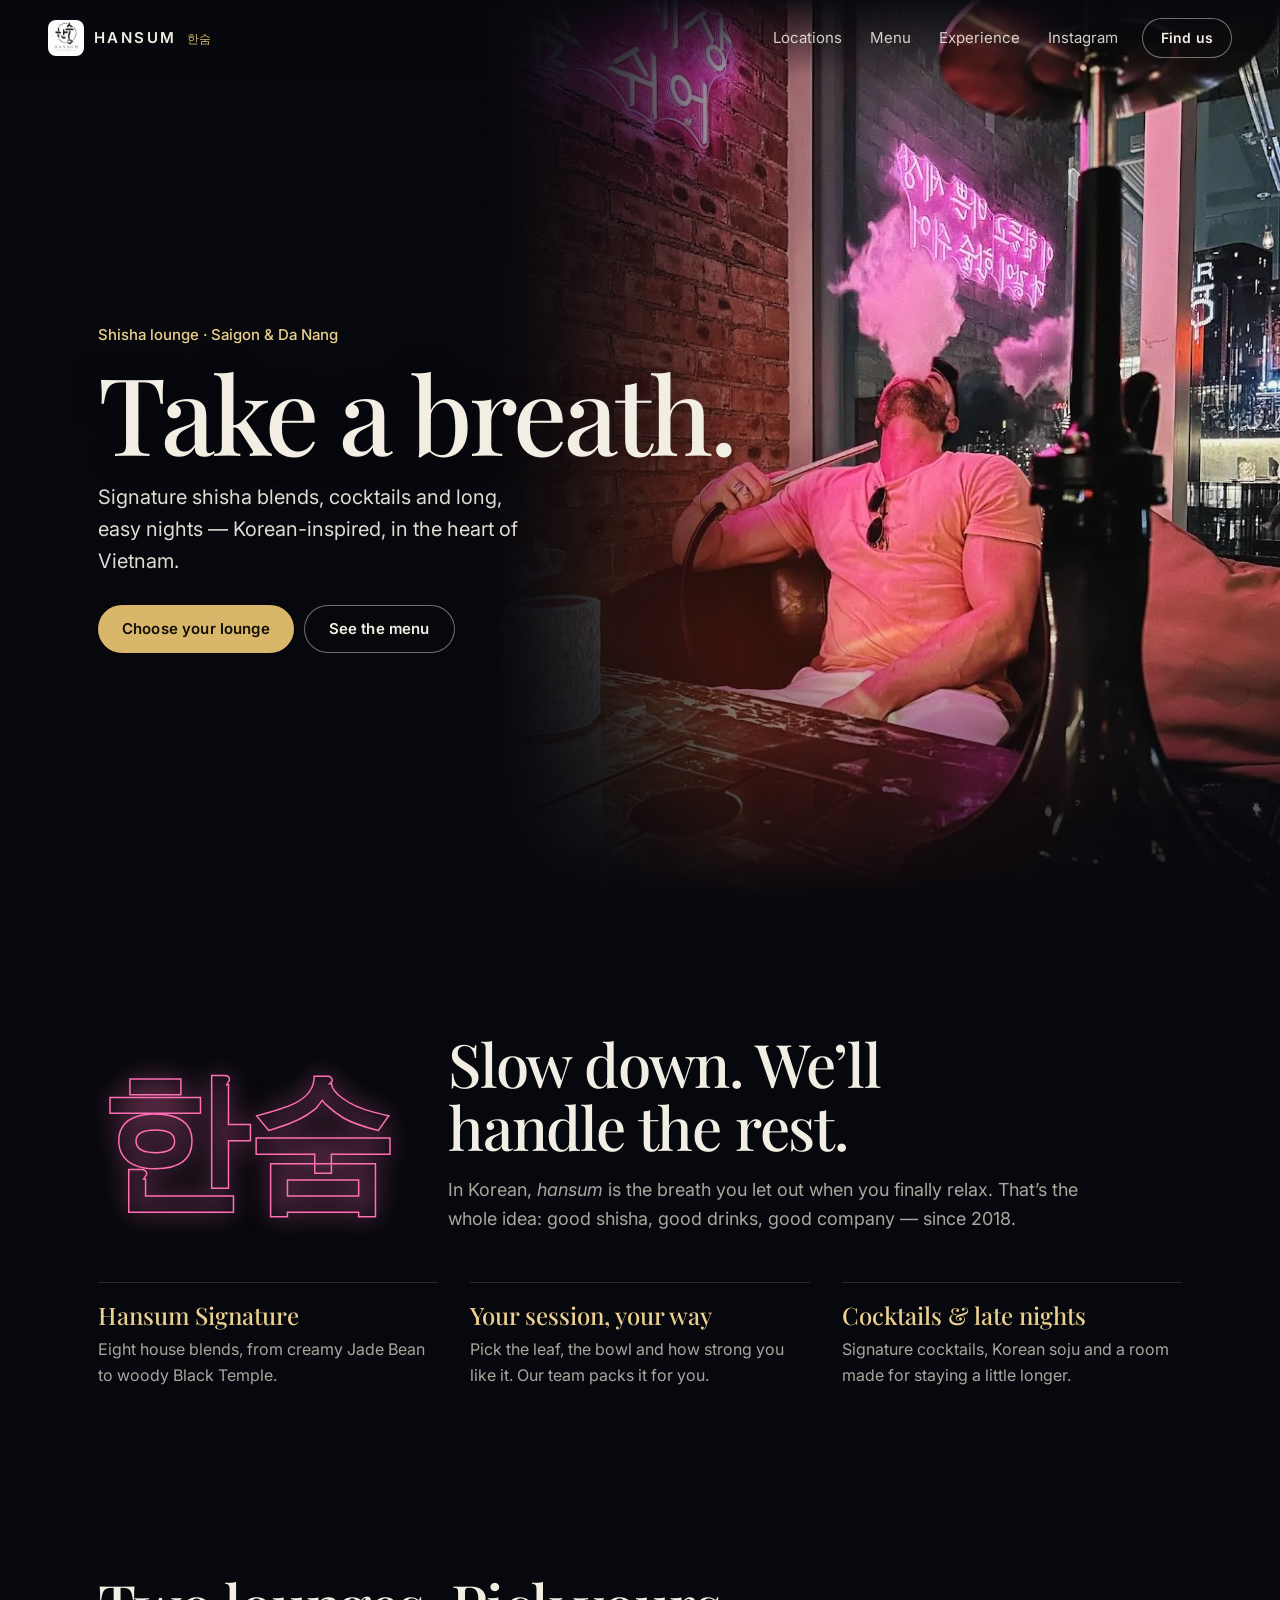
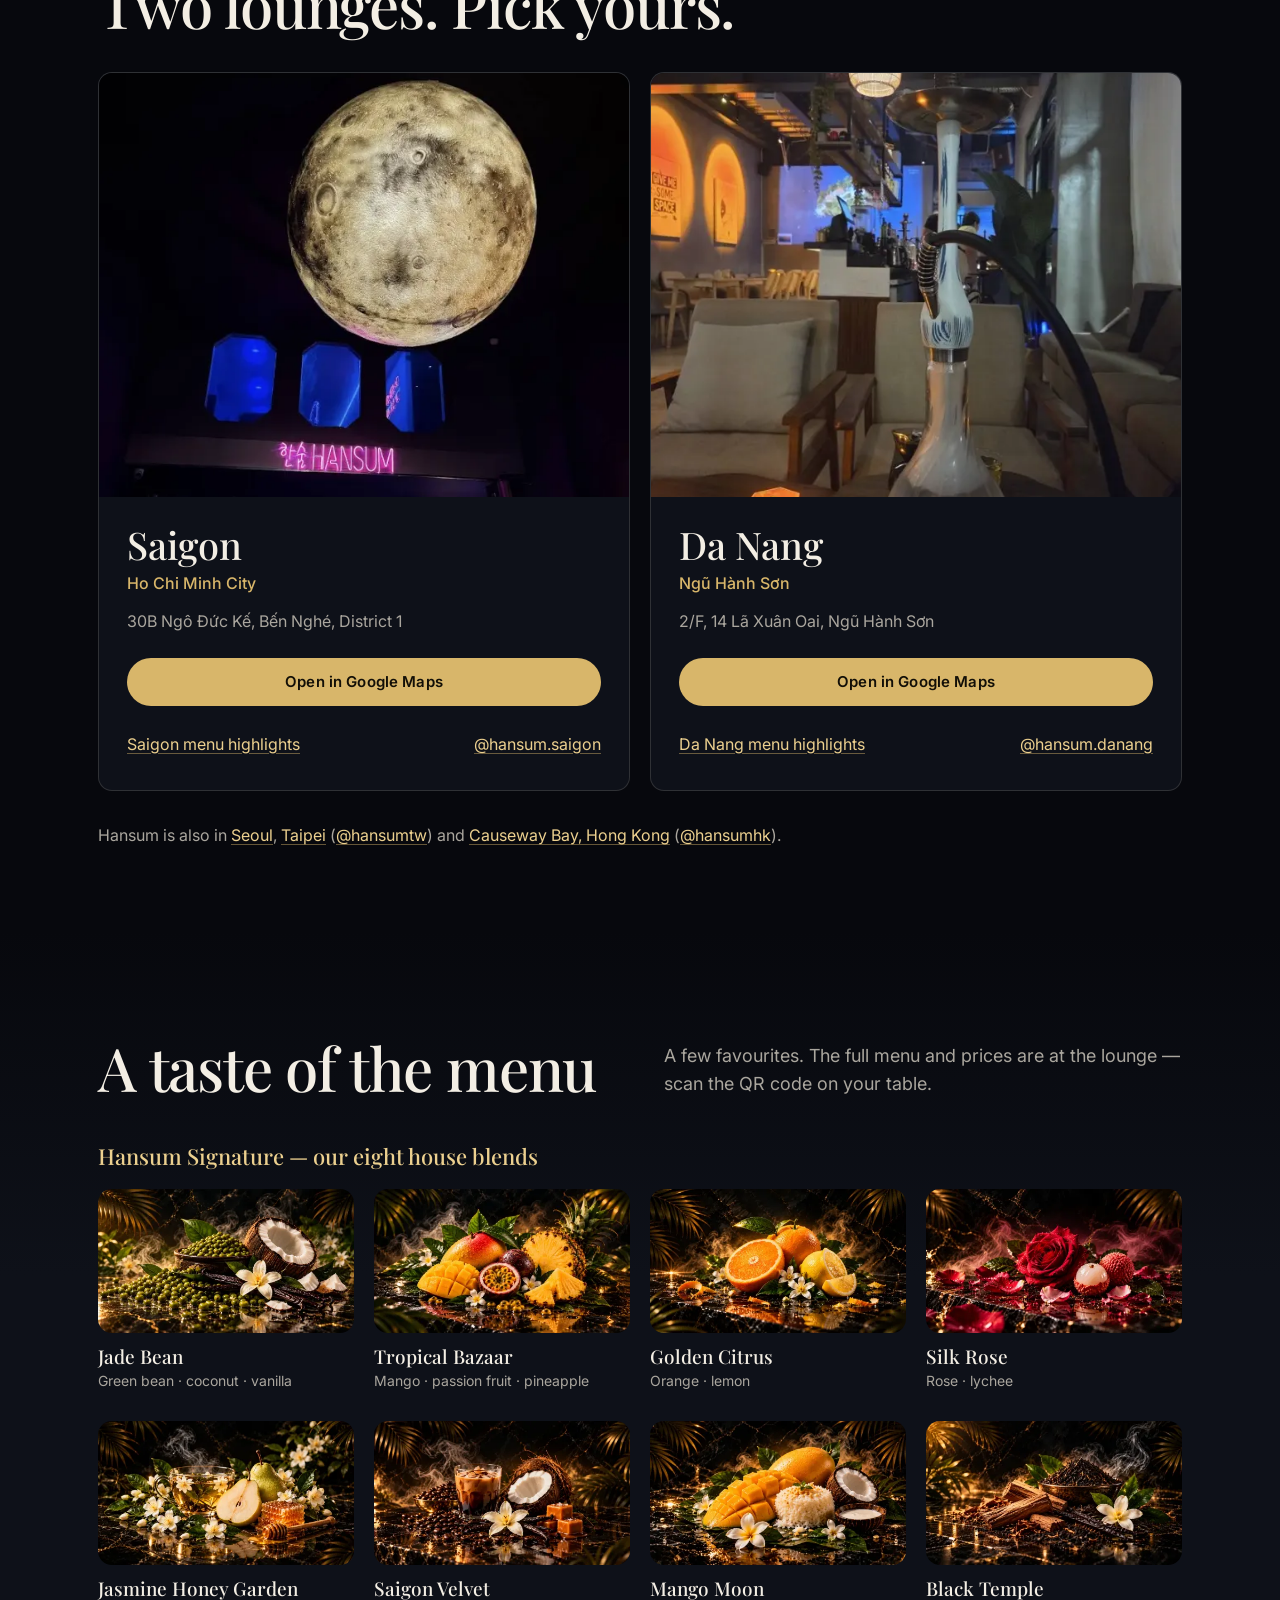
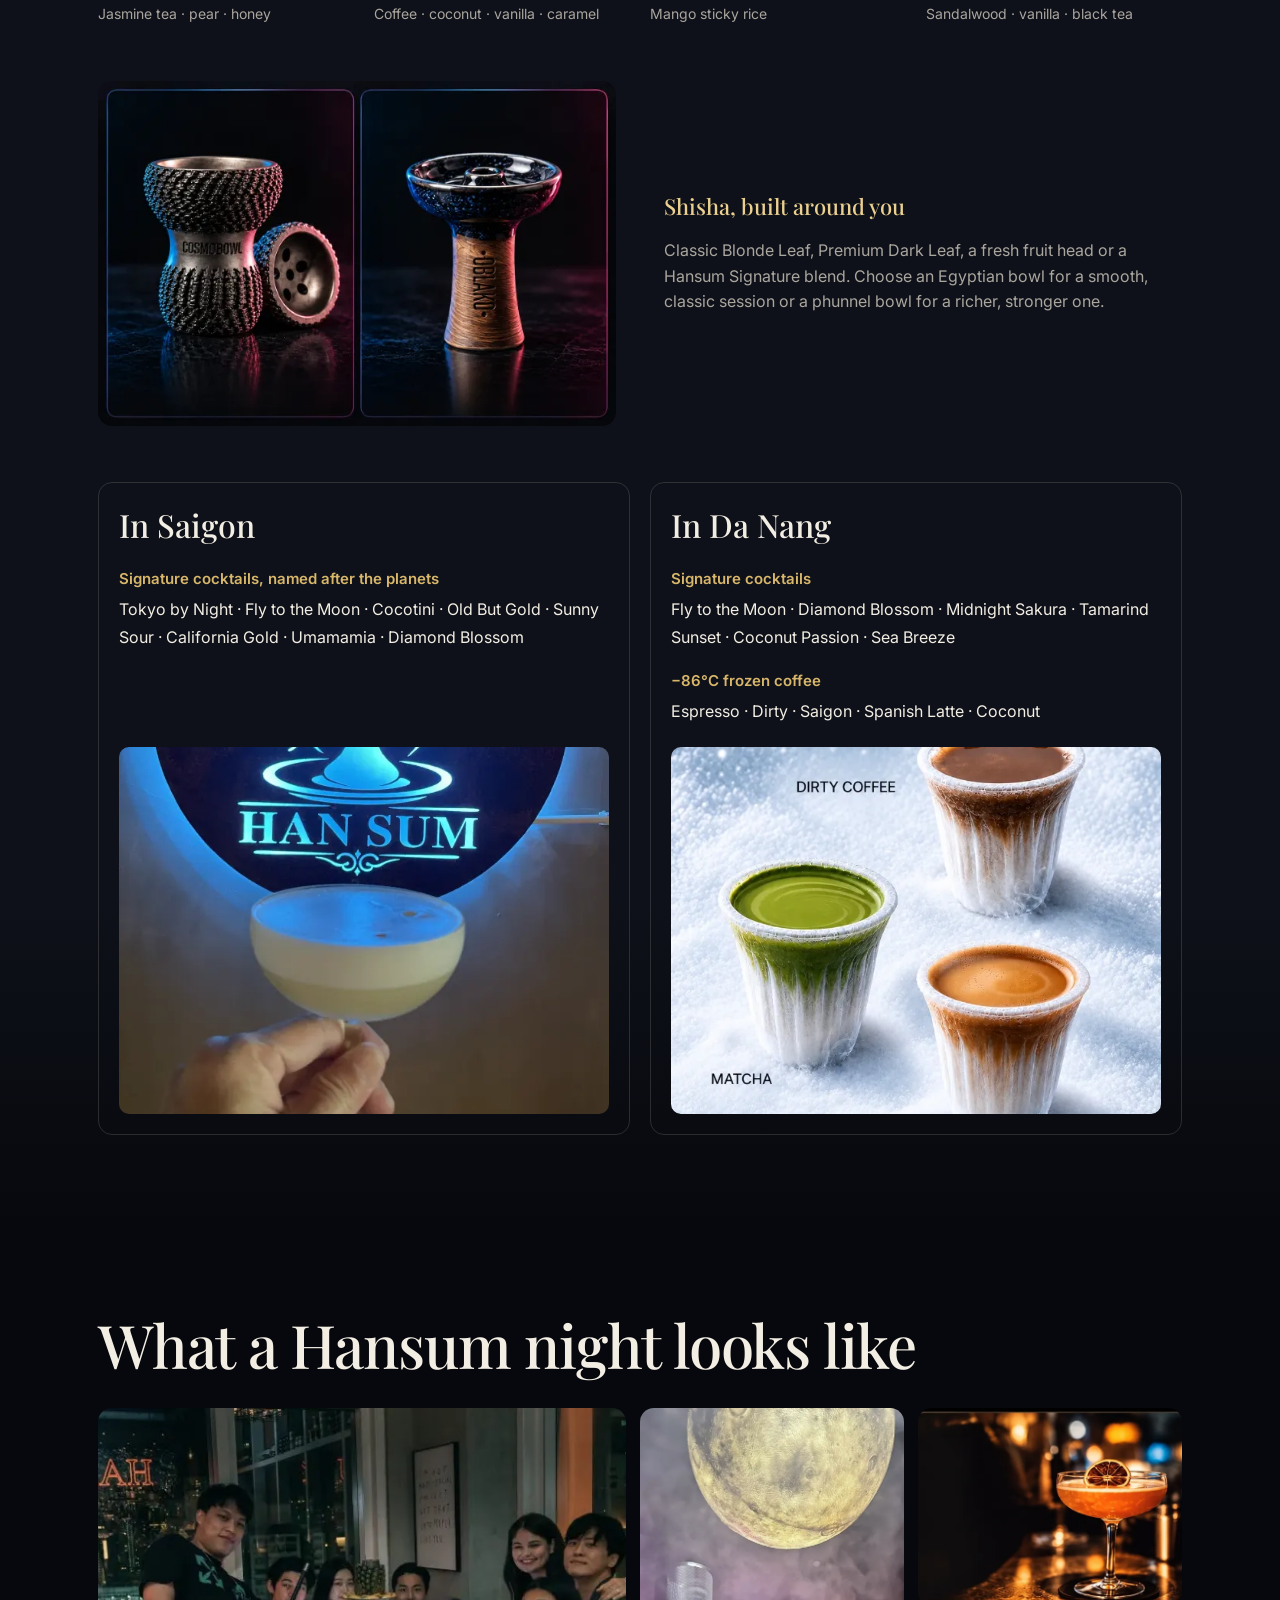
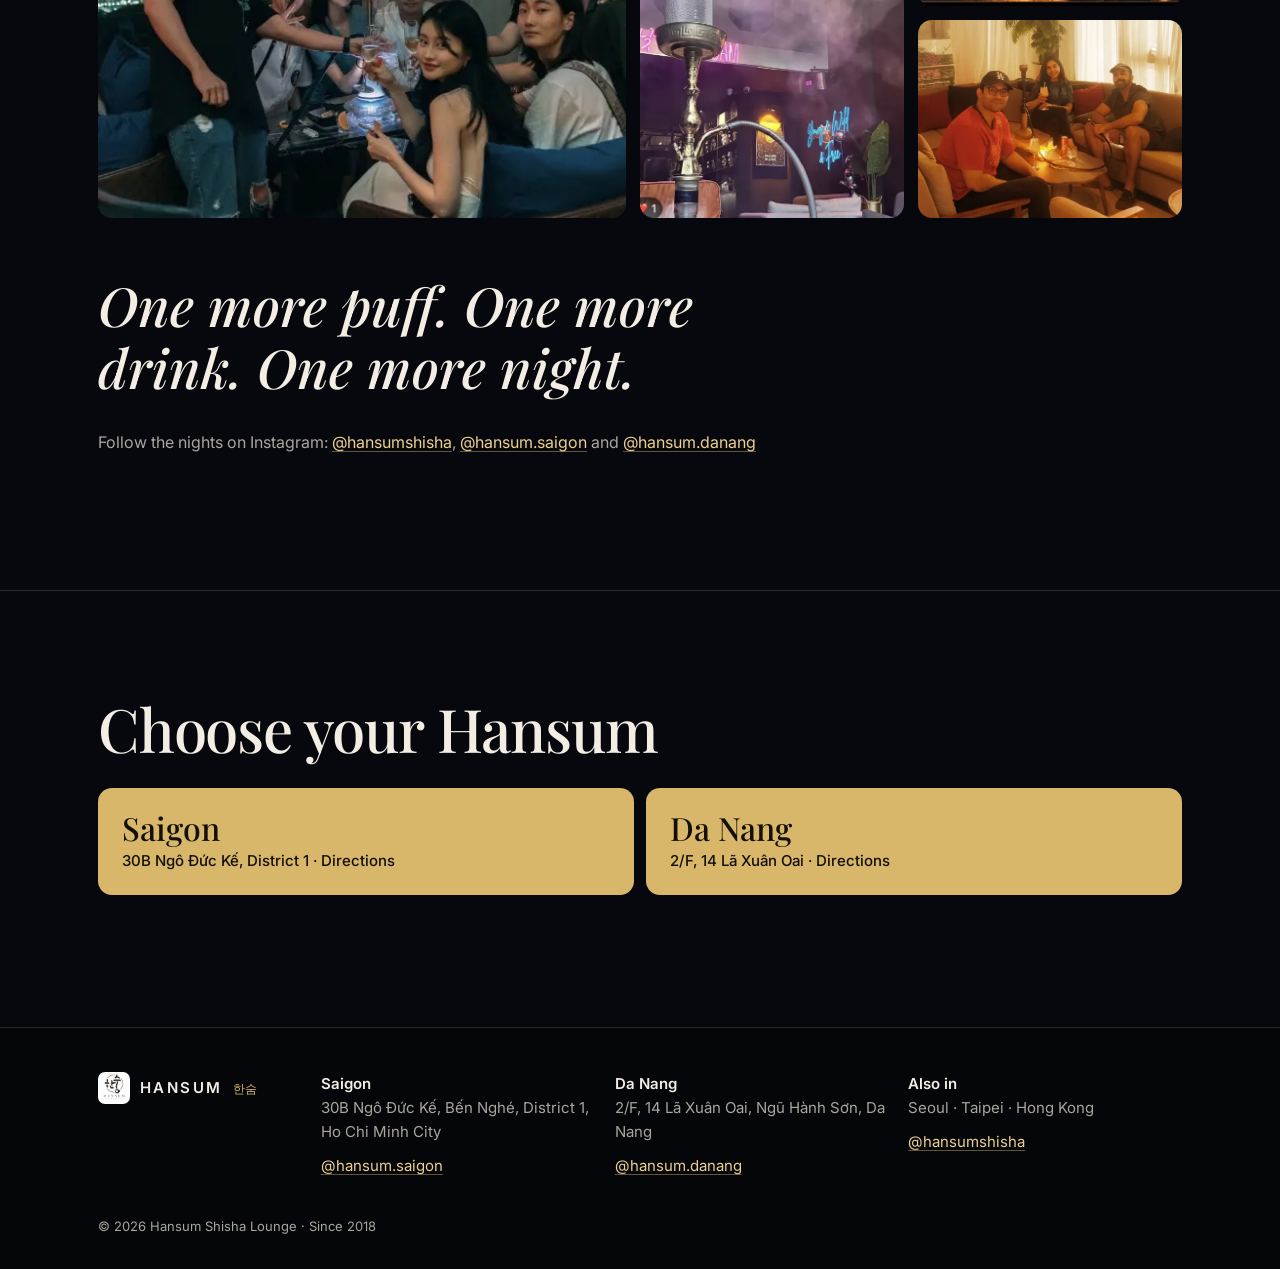
<file: index.html>
<!DOCTYPE html>
<html lang="en">
<head>
<meta charset="UTF-8">
<meta name="viewport" content="width=device-width,initial-scale=1,viewport-fit=cover">
<title>Hansum Shisha Lounge · Saigon &amp; Da Nang</title>
<meta name="description" content="Korean-inspired shisha lounge in Saigon (District 1) and Da Nang. Hansum Signature blends, cocktails and late nights. Find us on Google Maps.">
<meta name="theme-color" content="#07080d">
<link rel="canonical" href="https://hansumshisha.com/">
<meta property="og:type" content="website">
<meta property="og:site_name" content="Hansum Shisha Lounge">
<meta property="og:title" content="Hansum Shisha Lounge · Saigon & Da Nang">
<meta property="og:description" content="Take a breath. Signature shisha blends, cocktails and late nights in Saigon and Da Nang.">
<meta property="og:url" content="https://hansumshisha.com/">
<meta property="og:image" content="https://hansumshisha.com/images/site/og-1200.jpg">
<meta property="og:image:width" content="1200">
<meta property="og:image:height" content="630">
<meta property="og:image:alt" content="A guest exhales shisha smoke under pink Korean neon at Hansum">
<meta name="twitter:card" content="summary_large_image">
<link rel="icon" type="image/png" sizes="96x96" href="images/site/logo-96.png">
<link rel="apple-touch-icon" href="images/site/logo-192.png">
<link rel="preconnect" href="https://fonts.googleapis.com">
<link rel="preconnect" href="https://fonts.gstatic.com" crossorigin>
<link href="https://fonts.googleapis.com/css2?family=Inter:wght@400;500;600&family=Playfair+Display:ital,wght@0,500;0,600;1,500&display=swap" rel="stylesheet">
<link rel="preload" as="image" href="images/site/hero-720.webp" imagesrcset="images/site/hero-720.webp 720w, images/site/hero-1170.webp 1170w" imagesizes="100vw" fetchpriority="high">
<link rel="stylesheet" href="style.css">
<script type="application/ld+json">
{
  "@context": "https://schema.org",
  "@graph": [
    {
      "@type": "Organization",
      "@id": "https://hansumshisha.com/#org",
      "name": "Hansum Shisha Lounge",
      "alternateName": "HANSUM 한숨",
      "url": "https://hansumshisha.com/",
      "logo": "https://hansumshisha.com/images/site/logo-192.png",
      "foundingDate": "2018",
      "sameAs": ["https://www.instagram.com/hansumshisha/"]
    },
    {
      "@type": "BarOrPub",
      "@id": "https://hansumshisha.com/#saigon",
      "name": "Hansum Shisha Lounge Saigon",
      "parentOrganization": { "@id": "https://hansumshisha.com/#org" },
      "url": "https://hansumshisha.com/#saigon",
      "image": "https://hansumshisha.com/images/site/saigon-1000.webp",
      "address": {
        "@type": "PostalAddress",
        "streetAddress": "30B Ngô Đức Kế, Bến Nghé, District 1",
        "addressLocality": "Ho Chi Minh City",
        "addressCountry": "VN"
      },
      "hasMap": "https://www.google.com/maps/search/?api=1&query=Hansum%20Shisha%20Lounge%2C%2030B%20Ng%C3%B4%20%C4%90%E1%BB%A9c%20K%E1%BA%BF%2C%20District%201%2C%20Ho%20Chi%20Minh%20City",
      "sameAs": ["https://www.instagram.com/hansum.saigon/"]
    },
    {
      "@type": "BarOrPub",
      "@id": "https://hansumshisha.com/#danang",
      "name": "Hansum Shisha Lounge Da Nang",
      "parentOrganization": { "@id": "https://hansumshisha.com/#org" },
      "url": "https://hansumshisha.com/#danang",
      "image": "https://hansumshisha.com/images/site/danang-707.webp",
      "address": {
        "@type": "PostalAddress",
        "streetAddress": "2/F, 14 Lã Xuân Oai, Ngũ Hành Sơn",
        "addressLocality": "Da Nang",
        "addressCountry": "VN"
      },
      "hasMap": "https://www.google.com/maps/search/?api=1&query=Hansum%20Da%20Nang%20Lounge%2C%202/F%2014%20%C4%90%C6%B0%E1%BB%9Dng%20L%C3%A3%20Xu%C3%A2n%20Oai%2C%20Ng%C5%A9%20H%C3%A0nh%20S%C6%A1n%2C%20%C4%90%C3%A0%20N%E1%BA%B5ng",
      "sameAs": ["https://www.instagram.com/hansum.danang/"]
    }
  ]
}
</script>
</head>
<body>
<a class="skip" href="#main">Skip to content</a>

<header class="header">
  <a class="brand" href="#top" aria-label="Hansum — back to top">
    <img src="images/site/logo-96.png" alt="" width="36" height="36">
    <span>HANSUM <em lang="ko">한숨</em></span>
  </a>
  <nav class="nav" aria-label="Main">
    <a href="#locations">Locations</a>
    <a href="#menu">Menu</a>
    <a href="#experience">Experience</a>
    <a href="https://www.instagram.com/hansumshisha/" target="_blank" rel="noopener">Instagram</a>
  </nav>
  <a class="btn btn--line btn--small header-cta" href="#locations">Find us</a>
  <button class="menu-btn" type="button" aria-label="Open navigation" aria-expanded="false" aria-controls="mobile-nav"><span></span><span></span></button>
</header>

<nav id="mobile-nav" class="mobile-nav" aria-label="Main" hidden>
  <a href="#locations">Locations</a>
  <a href="#menu">Menu</a>
  <a href="#experience">Experience</a>
  <a href="https://www.instagram.com/hansumshisha/" target="_blank" rel="noopener">Instagram</a>
  <div class="mobile-nav__maps">
    <a class="btn btn--gold" href="https://www.google.com/maps/search/?api=1&query=Hansum%20Shisha%20Lounge%2C%2030B%20Ng%C3%B4%20%C4%90%E1%BB%A9c%20K%E1%BA%BF%2C%20District%201%2C%20Ho%20Chi%20Minh%20City" target="_blank" rel="noopener">Saigon on Google Maps</a>
    <a class="btn btn--gold" href="https://www.google.com/maps/search/?api=1&query=Hansum%20Da%20Nang%20Lounge%2C%202/F%2014%20%C4%90%C6%B0%E1%BB%9Dng%20L%C3%A3%20Xu%C3%A2n%20Oai%2C%20Ng%C5%A9%20H%C3%A0nh%20S%C6%A1n%2C%20%C4%90%C3%A0%20N%E1%BA%B5ng" target="_blank" rel="noopener">Da Nang on Google Maps</a>
  </div>
</nav>

<main id="main">
<section id="top" class="hero" aria-labelledby="hero-title">
  <img class="hero__img" src="images/site/hero-720.webp" srcset="images/site/hero-720.webp 720w, images/site/hero-1170.webp 1170w" sizes="100vw" width="1170" height="1527" alt="A guest exhales shisha smoke under pink Korean neon at Hansum" fetchpriority="high">
  <div class="hero__shade"></div>
  <div class="hero__content">
    <p class="hero__where">Shisha lounge · Saigon &amp; Da Nang</p>
    <h1 id="hero-title">Take a breath.</h1>
    <p class="hero__lede">Signature shisha blends, cocktails and long, easy nights — Korean-inspired, in the heart of Vietnam.</p>
    <div class="hero__actions">
      <a class="btn btn--gold" href="#locations">Choose your lounge</a>
      <a class="btn btn--line" href="#menu">See the menu</a>
    </div>
  </div>
</section>

<section class="why" aria-labelledby="why-title">
  <div class="wrap">
    <div class="why__intro">
      <p class="hangul" lang="ko" aria-hidden="true">한숨</p>
      <div>
        <h2 id="why-title">Slow down. We’ll handle the rest.</h2>
        <p class="lead">In Korean, <i>hansum</i> is the breath you let out when you finally relax. That’s the whole idea: good shisha, good drinks, good company — since 2018.</p>
      </div>
    </div>
    <ul class="why__points">
      <li><h3>Hansum Signature</h3><p>Eight house blends, from creamy Jade Bean to woody Black Temple.</p></li>
      <li><h3>Your session, your way</h3><p>Pick the leaf, the bowl and how strong you like it. Our team packs it for you.</p></li>
      <li><h3>Cocktails &amp; late nights</h3><p>Signature cocktails, Korean soju and a room made for staying a little longer.</p></li>
    </ul>
  </div>
</section>

<section id="locations" class="locations" aria-labelledby="loc-title">
  <div class="wrap">
    <h2 id="loc-title">Two lounges. Pick yours.</h2>
    <div class="loc-grid">
      <article id="saigon" class="loc" aria-labelledby="saigon-title">
        <img class="loc__img" src="images/site/saigon-640.webp" srcset="images/site/saigon-640.webp 640w, images/site/saigon-1000.webp 1000w" sizes="(min-width: 1180px) 530px, (min-width: 600px) calc(50vw - 58px), calc(100vw - 40px)" width="1000" height="1311" alt="Hansum Saigon: the glowing moon and neon Hansum sign at the entrance" loading="lazy" decoding="async">
        <div class="loc__body">
          <h3 id="saigon-title">Saigon</h3>
          <p class="loc__city">Ho Chi Minh City</p>
          <address>30B Ngô Đức Kế, Bến Nghé, District 1</address>
          <a class="btn btn--gold btn--block" href="https://www.google.com/maps/search/?api=1&query=Hansum%20Shisha%20Lounge%2C%2030B%20Ng%C3%B4%20%C4%90%E1%BB%A9c%20K%E1%BA%BF%2C%20District%201%2C%20Ho%20Chi%20Minh%20City" target="_blank" rel="noopener">Open in Google Maps</a>
          <div class="loc__links">
            <a href="#menu-saigon">Saigon menu highlights</a>
            <a href="https://www.instagram.com/hansum.saigon/" target="_blank" rel="noopener">@hansum.saigon</a>
          </div>
        </div>
      </article>
      <article id="danang" class="loc" aria-labelledby="danang-title">
        <img class="loc__img" src="images/site/danang-640.webp" srcset="images/site/danang-640.webp 640w, images/site/danang-707.webp 707w" sizes="(min-width: 1180px) 530px, (min-width: 600px) calc(50vw - 58px), calc(100vw - 40px)" width="707" height="945" alt="Hansum Da Nang: a bright lounge with sofas and a shisha on the table" loading="lazy" decoding="async">
        <div class="loc__body">
          <h3 id="danang-title">Da Nang</h3>
          <p class="loc__city">Ngũ Hành Sơn</p>
          <address>2/F, 14 Lã Xuân Oai, Ngũ Hành Sơn</address>
          <a class="btn btn--gold btn--block" href="https://www.google.com/maps/search/?api=1&query=Hansum%20Da%20Nang%20Lounge%2C%202/F%2014%20%C4%90%C6%B0%E1%BB%9Dng%20L%C3%A3%20Xu%C3%A2n%20Oai%2C%20Ng%C5%A9%20H%C3%A0nh%20S%C6%A1n%2C%20%C4%90%C3%A0%20N%E1%BA%B5ng" target="_blank" rel="noopener">Open in Google Maps</a>
          <div class="loc__links">
            <a href="#menu-danang">Da Nang menu highlights</a>
            <a href="https://www.instagram.com/hansum.danang/" target="_blank" rel="noopener">@hansum.danang</a>
          </div>
        </div>
      </article>
    </div>
    <p class="loc__more">Hansum is also in
      <a href="https://www.google.com/maps/search/?api=1&query=Hansum+Shisha+Lounge+Seoul" target="_blank" rel="noopener">Seoul</a>,
      <a href="https://www.google.com/maps/search/?api=1&query=Hansum+Taipei+Shisha+Lounge" target="_blank" rel="noopener">Taipei</a>
      (<a href="https://www.instagram.com/hansumtw/" target="_blank" rel="noopener">@hansumtw</a>) and
      <a href="https://www.google.com/maps/search/?api=1&query=Hansum+Causeway+Bay+Hong+Kong" target="_blank" rel="noopener">Causeway Bay, Hong Kong</a>
      (<a href="https://www.instagram.com/hansumhk/" target="_blank" rel="noopener">@hansumhk</a>).</p>
  </div>
</section>

<section id="menu" class="menu" aria-labelledby="menu-title">
  <div class="wrap">
    <div class="menu__head">
      <h2 id="menu-title">A taste of the menu</h2>
      <p class="lead">A few favourites. The full menu and prices are at the lounge — scan the QR code on your table.</p>
    </div>

    <h3 class="menu__label">Hansum Signature — our eight house blends</h3>
    <ul class="sig-strip">
      <li><img src="images/site/sig-jade-bean-480.webp" srcset="images/site/sig-jade-bean-480.webp 480w, images/site/sig-jade-bean-800.webp 800w" sizes="(min-width: 1180px) 256px, (min-width: 900px) 21vw, min(72vw, 280px)" width="480" height="270" alt="" loading="lazy" decoding="async"><h4>Jade Bean</h4><p>Green bean · coconut · vanilla</p></li>
      <li><img src="images/site/sig-tropical-bazaar-480.webp" srcset="images/site/sig-tropical-bazaar-480.webp 480w, images/site/sig-tropical-bazaar-800.webp 800w" sizes="(min-width: 1180px) 256px, (min-width: 900px) 21vw, min(72vw, 280px)" width="480" height="270" alt="" loading="lazy" decoding="async"><h4>Tropical Bazaar</h4><p>Mango · passion fruit · pineapple</p></li>
      <li><img src="images/site/sig-golden-citrus-480.webp" srcset="images/site/sig-golden-citrus-480.webp 480w, images/site/sig-golden-citrus-800.webp 800w" sizes="(min-width: 1180px) 256px, (min-width: 900px) 21vw, min(72vw, 280px)" width="480" height="270" alt="" loading="lazy" decoding="async"><h4>Golden Citrus</h4><p>Orange · lemon</p></li>
      <li><img src="images/site/sig-silk-rose-480.webp" srcset="images/site/sig-silk-rose-480.webp 480w, images/site/sig-silk-rose-800.webp 800w" sizes="(min-width: 1180px) 256px, (min-width: 900px) 21vw, min(72vw, 280px)" width="480" height="270" alt="" loading="lazy" decoding="async"><h4>Silk Rose</h4><p>Rose · lychee</p></li>
      <li><img src="images/site/sig-jasmine-honey-garden-480.webp" srcset="images/site/sig-jasmine-honey-garden-480.webp 480w, images/site/sig-jasmine-honey-garden-800.webp 800w" sizes="(min-width: 1180px) 256px, (min-width: 900px) 21vw, min(72vw, 280px)" width="480" height="270" alt="" loading="lazy" decoding="async"><h4>Jasmine Honey Garden</h4><p>Jasmine tea · pear · honey</p></li>
      <li><img src="images/site/sig-saigon-velvet-480.webp" srcset="images/site/sig-saigon-velvet-480.webp 480w, images/site/sig-saigon-velvet-800.webp 800w" sizes="(min-width: 1180px) 256px, (min-width: 900px) 21vw, min(72vw, 280px)" width="480" height="270" alt="" loading="lazy" decoding="async"><h4>Saigon Velvet</h4><p>Coffee · coconut · vanilla · caramel</p></li>
      <li><img src="images/site/sig-mango-moon-480.webp" srcset="images/site/sig-mango-moon-480.webp 480w, images/site/sig-mango-moon-800.webp 800w" sizes="(min-width: 1180px) 256px, (min-width: 900px) 21vw, min(72vw, 280px)" width="480" height="270" alt="" loading="lazy" decoding="async"><h4>Mango Moon</h4><p>Mango sticky rice</p></li>
      <li><img src="images/site/sig-black-temple-480.webp" srcset="images/site/sig-black-temple-480.webp 480w, images/site/sig-black-temple-800.webp 800w" sizes="(min-width: 1180px) 256px, (min-width: 900px) 21vw, min(72vw, 280px)" width="480" height="270" alt="" loading="lazy" decoding="async"><h4>Black Temple</h4><p>Sandalwood · vanilla · black tea</p></li>
    </ul>

    <div class="menu__shisha">
      <img src="images/site/bowls-640.webp" srcset="images/site/bowls-640.webp 640w, images/site/bowls-1000.webp 1000w" sizes="(min-width: 1180px) 520px, (min-width: 900px) 44vw, calc(100vw - 40px)" width="640" height="427" alt="Two shisha bowls side by side: a classic Egyptian bowl and a phunnel bowl" loading="lazy" decoding="async">
      <div>
        <h3 class="menu__label">Shisha, built around you</h3>
        <p>Classic Blonde Leaf, Premium Dark Leaf, a fresh fruit head or a Hansum Signature blend. Choose an Egyptian bowl for a smooth, classic session or a phunnel bowl for a richer, stronger one.</p>
      </div>
    </div>

    <div class="menu__branches">
      <div id="menu-saigon" class="branch-menu">
        <h3>In Saigon</h3>
        <p class="branch-menu__kicker">Signature cocktails, named after the planets</p>
        <p class="tags">Tokyo by Night · Fly to the Moon · Cocotini · Old But Gold · Sunny Sour · California Gold · Umamamia · Diamond Blossom</p>
        <img src="images/site/cocktail-neon-640.webp" srcset="images/site/cocktail-neon-640.webp 640w, images/site/cocktail-neon-1000.webp 1000w" sizes="(min-width: 1180px) 490px, (min-width: 600px) calc(50vw - 100px), calc(100vw - 82px)" width="640" height="853" alt="A Hansum signature cocktail held up against the glowing Hansum neon logo" loading="lazy" decoding="async">
      </div>
      <div id="menu-danang" class="branch-menu">
        <h3>In Da Nang</h3>
        <p class="branch-menu__kicker">Signature cocktails</p>
        <p class="tags">Fly to the Moon · Diamond Blossom · Midnight Sakura · Tamarind Sunset · Coconut Passion · Sea Breeze</p>
        <p class="branch-menu__kicker">−86°C frozen coffee</p>
        <p class="tags">Espresso · Dirty · Saigon · Spanish Latte · Coconut</p>
        <img src="images/site/coffee-86-640.webp" srcset="images/site/coffee-86-640.webp 640w, images/site/coffee-86-1000.webp 1000w" sizes="(min-width: 1180px) 490px, (min-width: 600px) calc(50vw - 100px), calc(100vw - 82px)" width="640" height="960" alt="Three −86°C frozen coffees in frosted cups: dirty coffee, matcha and coffee" loading="lazy" decoding="async">
      </div>
    </div>
  </div>
</section>

<section id="experience" class="experience" aria-labelledby="exp-title">
  <div class="wrap">
    <h2 id="exp-title">What a Hansum night looks like</h2>
    <div class="mosaic">
      <img class="m1" src="images/site/friends-640.webp" srcset="images/site/friends-640.webp 640w, images/site/friends-1000.webp 1000w" sizes="(min-width: 1180px) 530px, (min-width: 900px) 46vw, calc(100vw - 40px)" width="1000" height="656" alt="A group of friends sharing shisha and drinks at Hansum" loading="lazy" decoding="async">
      <img class="m2" src="images/site/moon-640.webp" srcset="images/site/moon-640.webp 640w, images/site/moon-1000.webp 1000w" sizes="(min-width: 1180px) 265px, (min-width: 900px) 23vw, calc(50vw - 25px)" width="1000" height="1310" alt="Shisha smoke drifting under a glowing moon lamp" loading="lazy" decoding="async">
      <img class="m3" src="images/site/cocktail-glass-640.webp" srcset="images/site/cocktail-glass-640.webp 640w, images/site/cocktail-glass-768.webp 768w" sizes="(min-width: 1180px) 265px, (min-width: 900px) 23vw, calc(100vw - 40px)" width="768" height="523" alt="An orange cocktail with a dried citrus garnish in candlelight" loading="lazy" decoding="async">
      <img class="m4" src="images/site/couch-640.webp" srcset="images/site/couch-640.webp 640w, images/site/couch-864.webp 864w" sizes="(min-width: 1180px) 265px, (min-width: 900px) 23vw, calc(50vw - 25px)" width="864" height="1536" alt="Three guests relaxing on a sofa with shisha" loading="lazy" decoding="async">
    </div>
    <blockquote class="pull">One more puff. One more drink. One more night.</blockquote>
    <p class="social">Follow the nights on Instagram:
      <a href="https://www.instagram.com/hansumshisha/" target="_blank" rel="noopener">@hansumshisha</a>,
      <a href="https://www.instagram.com/hansum.saigon/" target="_blank" rel="noopener">@hansum.saigon</a> and
      <a href="https://www.instagram.com/hansum.danang/" target="_blank" rel="noopener">@hansum.danang</a></p>
  </div>
</section>

<section class="final" aria-labelledby="final-title">
  <div class="wrap">
    <h2 id="final-title">Choose your Hansum</h2>
    <div class="final__actions">
      <a class="final__btn" href="https://www.google.com/maps/search/?api=1&query=Hansum%20Shisha%20Lounge%2C%2030B%20Ng%C3%B4%20%C4%90%E1%BB%A9c%20K%E1%BA%BF%2C%20District%201%2C%20Ho%20Chi%20Minh%20City" target="_blank" rel="noopener"><b>Saigon</b><span>30B Ngô Đức Kế, District 1 · Directions</span></a>
      <a class="final__btn" href="https://www.google.com/maps/search/?api=1&query=Hansum%20Da%20Nang%20Lounge%2C%202/F%2014%20%C4%90%C6%B0%E1%BB%9Dng%20L%C3%A3%20Xu%C3%A2n%20Oai%2C%20Ng%C5%A9%20H%C3%A0nh%20S%C6%A1n%2C%20%C4%90%C3%A0%20N%E1%BA%B5ng" target="_blank" rel="noopener"><b>Da Nang</b><span>2/F, 14 Lã Xuân Oai · Directions</span></a>
    </div>
  </div>
</section>
</main>

<footer class="footer">
  <div class="wrap footer__inner">
    <div class="footer__brand"><img src="images/site/logo-96.png" alt="" width="32" height="32" loading="lazy"><span>HANSUM <em lang="ko">한숨</em></span></div>
    <div class="footer__cols">
      <p><b>Saigon</b><br>30B Ngô Đức Kế, Bến Nghé, District 1, Ho Chi Minh City<br><a href="https://www.instagram.com/hansum.saigon/" target="_blank" rel="noopener">@hansum.saigon</a></p>
      <p><b>Da Nang</b><br>2/F, 14 Lã Xuân Oai, Ngũ Hành Sơn, Da Nang<br><a href="https://www.instagram.com/hansum.danang/" target="_blank" rel="noopener">@hansum.danang</a></p>
      <p><b>Also in</b><br>Seoul · Taipei · Hong Kong<br><a href="https://www.instagram.com/hansumshisha/" target="_blank" rel="noopener">@hansumshisha</a></p>
    </div>
    <p class="footer__legal">© 2026 Hansum Shisha Lounge · Since 2018</p>
  </div>
</footer>

<div class="dock" aria-hidden="true">
  <a class="btn btn--gold" href="#locations" tabindex="-1">Get directions</a>
  <a class="btn btn--line" href="#menu" tabindex="-1">Menu</a>
</div>
<script src="script.js" defer></script>
</body>
</html>
</file>
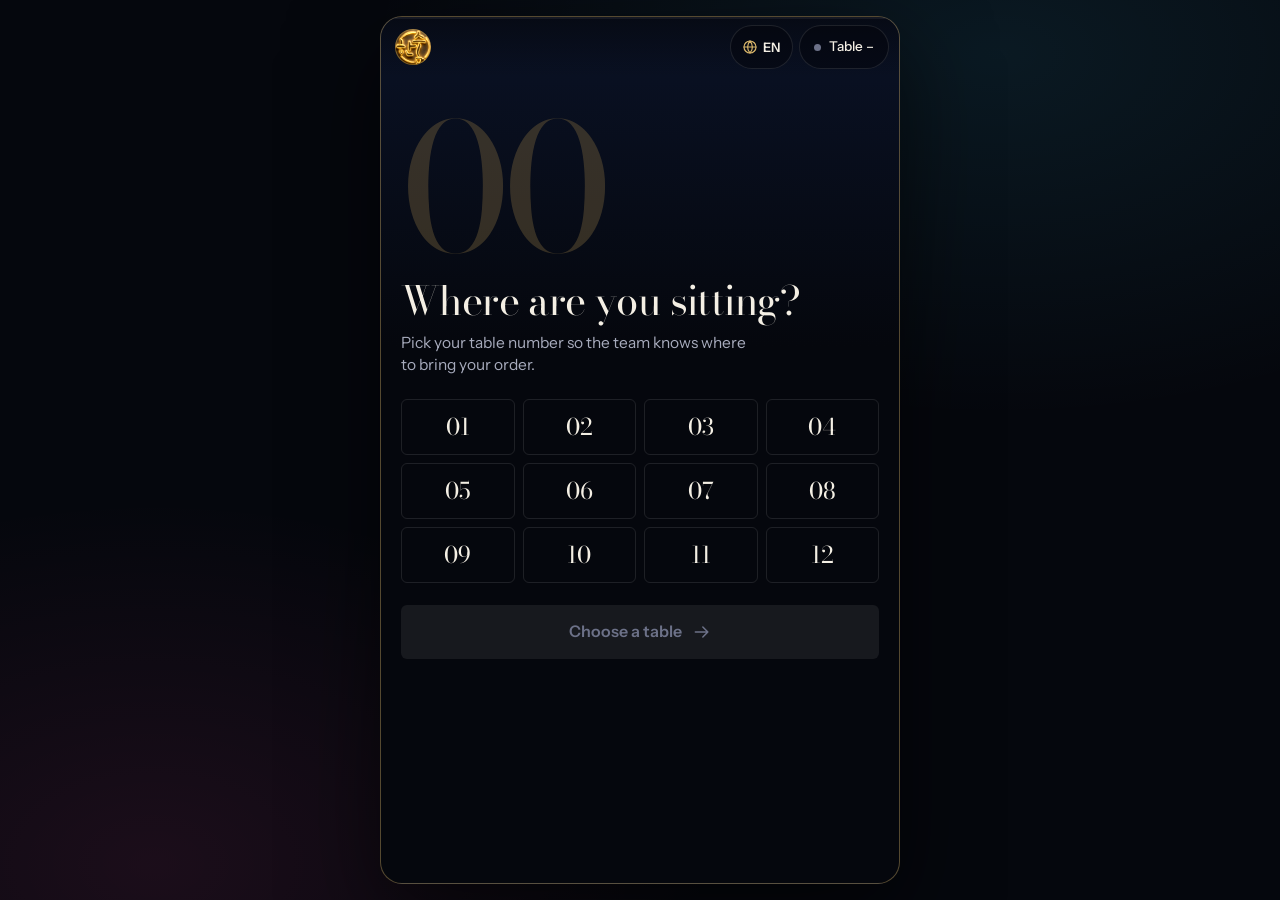
<file: hansum-saigon.html>
<!DOCTYPE html>
<html lang="en">
<head>
<meta name="hansum-version" content="HANSUM-SAIGON-ORDER-V21-PORT-20260922">
<!-- HANSUM-SAIGON-ORDER-V21-PORT-20260922 -->
<meta charset="UTF-8">
<meta name="viewport" content="width=device-width,initial-scale=1,viewport-fit=cover">
<meta name="theme-color" content="#05070d">
<title>HANSUM — Shisha Omakase · v5.9.0</title>
<script src="js/vue.global.js"></script>
<script>/* Paste your deployed Cloudflare Worker URL here to enable Telegram orders. */ window.HANSUM_SAIGON_TELEGRAM_ENDPOINT = 'https://hansum-telegram-saigon.siuking0406.workers.dev';</script>
<link rel="stylesheet" href="css/order.css">
<script>/* Hansum POS connection (js/order-api.js). '' = off: menu from this page, orders straight to Telegram. NOT live until this branch is merged to main. */ window.HANSUM_ORDER_API = 'https://hansum-order-relay.siuking0406.workers.dev'; window.HANSUM_STORE_ID = 'hcmc';</script>
<script src="js/signature-flavors.js"></script>
<script src="js/order-api.js"></script>
<script src="js/order-i18n.js"></script>
<script src="js/order-ui.js"></script>
</head>
<body>
<a class="skip" href="#main">Skip to main content</a>
<svg width="0" height="0" style="position:absolute" aria-hidden="true" focusable="false">
  <defs>
    <symbol id="i-check" viewBox="0 0 24 24"><path d="M5 12.5l4.5 4.5L19 7.5"/></symbol>
    <symbol id="i-plus" viewBox="0 0 24 24"><path d="M12 5v14M5 12h14"/></symbol>
    <symbol id="i-minus" viewBox="0 0 24 24"><path d="M5 12h14"/></symbol>
    <symbol id="i-left" viewBox="0 0 24 24"><path d="M15 5l-7 7 7 7"/></symbol>
    <symbol id="i-right" viewBox="0 0 24 24"><path d="M9 5l7 7-7 7"/></symbol>
    <symbol id="i-arrow" viewBox="0 0 24 24"><path d="M4 12h15M13 6l6 6-6 6"/></symbol>
    <symbol id="i-down" viewBox="0 0 24 24"><path d="M5 9l7 7 7-7"/></symbol>
    <symbol id="i-up" viewBox="0 0 24 24"><path d="M5 15l7-7 7 7"/></symbol>
    <symbol id="i-close" viewBox="0 0 24 24"><path d="M6 6l12 12M18 6L6 18"/></symbol>
    <symbol id="i-copy" viewBox="0 0 24 24"><rect x="9" y="9" width="11" height="11" rx="2"/><path d="M5 15V6a2 2 0 012-2h8"/></symbol>
    <symbol id="i-out" viewBox="0 0 24 24"><path d="M8 16L18 6M9 6h9v9"/></symbol>
    <symbol id="i-edit" viewBox="0 0 24 24"><path d="M4 20l4-1 11-11-3-3L5 16l-1 4zM14 7l3 3"/></symbol>
    <symbol id="i-lock" viewBox="0 0 24 24"><rect x="5" y="11" width="14" height="9" rx="2"/><path d="M8 11V8a4 4 0 018 0v3"/></symbol>
    <symbol id="i-alert" viewBox="0 0 24 24"><circle cx="12" cy="12" r="9"/><path d="M12 7.5v5.5M12 16.5v.01"/></symbol>
  </defs>
</svg>
<div id="app" v-cloak></div>

<script>
const {createApp}=Vue;
const urlParams=new URLSearchParams(window.location.search);
const rawQrTable=(urlParams.get('table')||'').trim().toUpperCase();
const normalizeTable=(value)=>{
  if(/^\d+$/.test(value)){
    const n=Number(value);
    if(n>=1&&n<=12)return String(n).padStart(2,'0');
  }
  return value;
};
const qrTable=normalizeTable(rawQrTable);
const allowedTables=['01','02','03','04','05','06','07','08','09','10','11','12'];
/* Tables 01-12 are built in; with the Hansum POS on, any table set up in POS Settings is accepted (checked by the POS). */
const hasQrTable=allowedTables.includes(qrTable)||!!(window.HansumOrderAPI&&HansumOrderAPI.acceptsTable(qrTable));
/* Drink photos are display-only: keep them out of the basket, localStorage and Telegram payload. */
const basketItem=({img,imgPos,...rest})=>rest;
/* The unfinished order is kept per browser TAB (sessionStorage): a refresh keeps it, but a new tab, a new visit or a new
   QR scan always starts a fresh order (QR: for the table in the URL). It used to live in localStorage, shared by every tab
   and kept forever, so an old step/selection came back: those copies are removed. The language stays in localStorage. */
const ORDER_KEY='hansumOrderV55';
const orderStore={get(){try{return sessionStorage.getItem(ORDER_KEY)}catch(e){return null}},set(v){try{sessionStorage.setItem(ORDER_KEY,v)}catch(e){}},remove(){try{sessionStorage.removeItem(ORDER_KEY)}catch(e){}}};
try{localStorage.removeItem('hansumOrderV55');localStorage.removeItem('hansumOrderV53')}catch(e){}
createApp({
template:HansumOrderUI.template,
mixins:[HansumOrderUI.mixin],
data(){return{
/* V2.1 interface: this page's location facts, shown by the shared UI (js/order-ui.js). Values are the ones the previous template hard-coded. */
L:{name:"Saigon",city:"Ho Chi Minh City",handle:"hansum.saigon",chooser:true,wifi:{ssid:"HANSUM",pass:"hansum12"},ig:"https://www.instagram.com/hansum.saigon/",map:"https://www.google.com/maps/search/?api=1&query=30B%20Ng%C3%B4%20%C4%90%E1%BB%A9c%20K%E1%BA%BF%2C%20B%E1%BA%BFn%20Ngh%C3%A9%2C%20District%201%2C%20Ho%20Chi%20Minh%20City%2C%20Vietnam",qrIg:"images/qr-saigon-ig.png",qrMap:"images/qr-saigon-map.png",drinkPhoto:"images/welcome-drinks.jpg",drinkPos:"50% 55%"},
/* Hansum Signature: one fixed price for this branch, shared by all 8 blends (list in js/signature-flavors.js). */
/* Shisha options as previously passed to selectShisha()/selectRefill() by the template (single source for display and selection). */
shishaOptions:[{type:'Classic',name:'Blonde Leaf',price:580000,fruitHead:false},{type:'Premium',name:'Dark Leaf',price:780000,fruitHead:false},{type:'Fruit Head',name:'Fresh Fruit',price:1180000,fruitHead:true},{type:'Signature',name:'Hansum Signature',price:780000,fruitHead:false}],
refillOptions:[{type:'Refill Blonde',name:'Refill — Blonde Leaf',price:480000,leaf:'Blonde Leaf'},{type:'Refill Dark',name:'Refill — Dark Leaf',price:580000,leaf:'Dark Leaf'}],
stepNames:{1:'SHISHA',2:'BOWL',3:'FLAVOR',4:'STRENGTH',5:'COOLING',6:'ADD-ONS',7:'REVIEW'},
step:0,
tables:['01','02','03','04','05','06','07','08','09','10','11','12'],
locale:'en',languages:[{code:'en',label:'EN'},{code:'zh',label:'中文'},{code:'ko',label:'한국어'}],
translations:{
en:{wantMore:'WANT SOMETHING ELSE?',orderMoreTitle:'Order More',orderMoreHint:'Order more Shisha or Drinks anytime. The menu is still open.',drinksBtn:'DRINKS',shishaBtn:'SHISHA',back:'BACK',table:'TABLE',qrTable:'SAIGON · QR TABLE',step:'STEP',welcome:'WELCOME TO HANSUM',chooseTable:'Choose your table',chooseTableHint:'Select your table to begin your Hansum experience.',continue:'CONTINUE',shishaSelection:'Shisha Selection',shishaHint:'Choose your leaf experience.',addons:'ADD-ONS',reviewOrder:'REVIEW ORDER',subtotal:'Subtotal',vat:'8/10% VAT NOT INCLUDED',vatSentence:'Prices are exclusive of 8/10% VAT.',sending:'SENDING…',confirmShisha:'CONFIRM SHISHA ORDER',shishaSent:'SHISHA ORDER SENT',thankYou:'Thank You',shishaSentHint:'Your shisha order has been confirmed and sent to our team.',orderMore:'ORDER DRINKS & MORE',finish:'FINISH',addToOrder:'Add to your order',addToOrderHint:'Add drinks and other items. Your shisha order has already been sent to our team.',drinkCategories:'Drink categories',add:'ADD',reviewDrinkOrder:'REVIEW DRINK ORDER',additionalOrder:'ADDITIONAL ORDER',cat_Cocktails:'Cocktails',cat_FrozenSeries:'Frozen Series',cat_86:'-86°C Frozen Coffee',cat_Coffee:'Coffee',cat_Shooters:'Shooters',cat_Mocktails:'Mocktails & Soft Drinks',cat_Beer:'Beer · Soju · Wine',cat_Bottle:'Bottle Service'},
zh:{wantMore:'想再點些甚麼？',orderMoreTitle:'加點',orderMoreHint:'隨時可加點水煙或飲品，餐牌一直開放。',drinksBtn:'飲品',shishaBtn:'水煙',back:'返回',table:'枱號',qrTable:'QR 枱號',step:'步驟',welcome:'歡迎來到 HANSUM',chooseTable:'選擇您的枱號',chooseTableHint:'選擇枱號後，即可開始您的 Hansum 體驗。',continue:'繼續',shishaSelection:'水煙選擇',shishaHint:'選擇您喜歡的煙葉體驗。',addons:'附加選項',reviewOrder:'查看訂單',subtotal:'小計',vat:'未含 8/10% VAT',vatSentence:'價格未包括 8/10% VAT。',sending:'正在傳送…',confirmShisha:'確認水煙訂單',shishaSent:'水煙訂單已傳送',thankYou:'謝謝您',shishaSentHint:'您的水煙訂單已確認並傳送給我們的團隊。',orderMore:'加點飲品及其他項目',finish:'完成',addToOrder:'加入您的訂單',addToOrderHint:'加入飲品及其他項目；水煙訂單已經傳送給團隊。',drinkCategories:'飲品分類',add:'加入',reviewDrinkOrder:'查看飲品訂單',additionalOrder:'加點訂單',cat_Cocktails:'雞尾酒',cat_FrozenSeries:'冰沙系列',cat_86:'-86°C 冰凍咖啡',cat_Coffee:'咖啡',cat_Shooters:'Shot 酒',cat_Mocktails:'無酒精雞尾酒及軟飲',cat_Beer:'啤酒 · 燒酒 · 葡萄酒',cat_Bottle:'整瓶酒服務'},
ko:{wantMore:'더 필요하신가요?',orderMoreTitle:'추가 주문',orderMoreHint:'시샤와 음료를 언제든지 추가로 주문하실 수 있습니다. 메뉴는 계속 열려 있습니다.',drinksBtn:'음료',shishaBtn:'시샤',back:'뒤로',table:'테이블',qrTable:'QR 테이블',step:'단계',welcome:'HANSUM에 오신 것을 환영합니다',chooseTable:'테이블을 선택하세요',chooseTableHint:'테이블을 선택하고 Hansum 경험을 시작하세요.',continue:'계속',shishaSelection:'시샤 선택',shishaHint:'원하시는 리프 경험을 선택하세요.',addons:'추가 옵션',reviewOrder:'주문 확인',subtotal:'소계',vat:'8/10% VAT 별도',vatSentence:'가격에는 8/10% VAT가 포함되어 있지 않습니다.',sending:'전송 중…',confirmShisha:'시샤 주문 확정',shishaSent:'시샤 주문 전송 완료',thankYou:'감사합니다',shishaSentHint:'시샤 주문이 확인되어 팀에 전송되었습니다.',orderMore:'음료 및 추가 메뉴 주문',finish:'완료',addToOrder:'주문에 추가',addToOrderHint:'음료와 추가 메뉴를 선택하세요. 시샤 주문은 이미 팀에 전송되었습니다.',drinkCategories:'음료 카테고리',add:'추가',reviewDrinkOrder:'음료 주문 확인',additionalOrder:'추가 주문',cat_Cocktails:'칵테일',cat_FrozenSeries:'프로즌 시리즈',cat_86:'-86°C 프로즌 커피',cat_Coffee:'커피',cat_Shooters:'슈터',cat_Mocktails:'목테일 & 소프트 드링크',cat_Beer:'맥주 · 소주 · 와인',cat_Bottle:'보틀 서비스'}
},
order:{table:hasQrTable?qrTable:'',shishaType:'',shishaName:'',price:0,bowl:'',flavorType:'',specific:'',other:'',intensity:5,mint:0,mintiness:0,addons:[],otherAddon:'',signatureFlavorId:'',signatureFlavorName:''},
selectedDirections:[],
flavorDirections:[],
signatureFlavors:window.HANSUM_SIGNATURE_FLAVORS||[],
specificFlavors:[
{icon:'🍏',name:'DOUBLE APPLE'},{icon:'🌿',name:'MINT'},{icon:'💕',name:'LOVE 66'},{icon:'🍓',name:'LADYKILLER'}
],
addonOptions:[
{icon:'🧊',name:'Ice Hose Cooling',price:100000},
{icon:'🍵',name:'Tea Base',price:50000},
{icon:'🥛',name:'Milk Base',price:50000},
{icon:'🥃',name:'Liquor Base (2 shots)',price:150000,note:'2 shots'},
{icon:'☕',name:'Coffee Base',price:50000}
],
otherAddonEnabled:false,
basket:[],sending:false,sendMessage:'',shishaSent:false,drinkSent:false,additionalSeq:0,sessionRef:'',shishaOrderRef:'',drinkOrderRef:'',
moreCategories:[
 {label:'SIGNATURE',name:'Cocktails',items:[
  {name:'Tokyo by Night (Jupiter)',price:248000,img:'images/drinks/saigon/signature/tokyo-by-night-jupiter.webp',note:'Gin · Luxardo Maraschino Liqueur · Chocolate Liqueur'},
  {name:'Fly to the Moon',price:248000,img:'images/drinks/saigon/signature/fly-to-the-moon.webp',note:'Butterfly Pea-Infused Gin · Rosemary · Honey · Lime · Coconut Juice'},
  {name:'Cocotini (Mercury)',price:248000,img:'images/drinks/saigon/signature/cocotini-mercury.webp',note:'Rum · Coconut · Lime · Cream'},
  {name:'Old But Gold (Mars)',price:248000,img:'images/drinks/saigon/signature/old-but-gold-mars.webp',note:'Gin · Disaronno Liqueur · Umeshu · Ginger Ale'},
  {name:'Yummy (Earth)',price:248000,img:'images/drinks/saigon/signature/yummy-earth.webp',note:'Rum · Tamarind · Tabasco · Lime · Craft Beer · Bacon'},
  {name:'Sunny Sour (Venus)',price:248000,img:'images/drinks/saigon/signature/sunny-sour-venus.webp',note:'Whiskey · Jägermeister · Orangecello · Passion Fruit · Lime · Egg White'},
  {name:'California Gold (Sun)',price:248000,img:'images/drinks/saigon/signature/california-gold-sun.webp',note:'Chamomile-Infused Gin · Pineapple · Coconut · Lime'},
  {name:'Umamamia (Saturn)',price:248000,img:'images/drinks/saigon/signature/umamamia-saturn.webp',note:'Whiskey · Olive · Cherry Brandy · Bénédictine D.O.M. · Angostura'},
  {name:'Diamond Blossom (Uranus)',price:248000,img:'images/drinks/saigon/signature/diamond-blossom-uranus.webp',note:'Butterfly Pea-Infused Gin · Limoncello · Honey · Lime'},
  {name:"Bartender's Choice",price:248000,img:'images/drinks/saigon/signature/bartenders-choice.webp',note:'Feel free to ask our bartender'}]},
 {label:'CLASSIC',name:'Cocktails',items:[
  {name:'Dry Martini',price:188000,img:'images/drinks/saigon/classic-dry-martini.webp'},{name:'Negroni',price:188000,img:'images/drinks/saigon/classic-negroni.webp'},{name:'Gimlet',price:188000,img:'images/drinks/saigon/classic-gimlet.webp'},{name:"Bee's Knees",price:188000,img:'images/drinks/saigon/classic-bees-knees.webp'},
  {name:'Mojito',price:188000,img:'images/drinks/saigon/classic-mojito.webp'},{name:'Boulevardier',price:188000,img:'images/drinks/saigon/classic-boulevardier.webp'},{name:'Daiquiri',price:188000,img:'images/drinks/saigon/classic-daiquiri.webp'},{name:'Old Fashioned',price:188000,img:'images/drinks/saigon/classic-old-fashioned.webp'},
  {name:'Piña Colada',price:188000,img:'images/drinks/saigon/classic-pina-colada.webp'},{name:'Whiskey Sour',price:188000,img:'images/drinks/saigon/classic-whiskey-sour.webp'},{name:'Espresso Martini',price:188000,img:'images/drinks/saigon/classic-espresso-martini.webp'},{name:'Manhattan',price:188000,img:'images/drinks/saigon/classic-manhattan.webp'},
  {name:'Blue Hawaii',price:188000,img:'images/drinks/saigon/classic-blue-hawaii.webp'},{name:'White Russian',price:188000,img:'images/drinks/saigon/classic-white-russian.webp'},{name:'Tequila Sunrise',price:188000,img:'images/drinks/saigon/classic-tequila-sunrise.webp'},{name:'Cosmopolitan',price:188000,img:'images/drinks/saigon/classic-cosmopolitan.webp'},
  {name:'Singapore Sling',price:188000,img:'images/drinks/saigon/classic-singapore-sling.webp'},{name:'Margarita',price:188000,img:'images/drinks/saigon/classic-margarita.webp'},{name:'Long Island Iced Tea',price:188000,img:'images/drinks/saigon/classic-long-island-iced-tea.webp'},{name:'Adios Motherfucker (AMF)',price:188000,img:'images/drinks/saigon/classic-amf.webp'}]},
 {label:'TEA',name:'Tea',items:[
  {name:'Earl Grey',price:98000,img:'images/drinks/saigon/tea-earl-grey.webp'},{name:'Jasmine',price:98000,img:'images/drinks/saigon/tea-jasmine.webp'},{name:'Oolong Peach',price:98000,img:'images/drinks/saigon/tea-oolong-peach.webp'},{name:'Chamomile',price:98000,img:'images/drinks/saigon/tea-chamomile.webp'},
  {name:'Dehydrated Rose',price:98000,img:'images/drinks/saigon/tea-dehydrated-rose.webp'},{name:'Peppermint',price:98000,img:'images/drinks/saigon/tea-peppermint.webp'}]},
 {label:'COFFEE',name:'Coffee',items:[
  {name:'Espresso',price:88000,img:'images/drinks/saigon/coffee-espresso.webp'},{name:'Double Espresso',price:98000,img:'images/drinks/saigon/coffee-double-espresso.webp'},{name:'Americano',price:88000,img:'images/drinks/saigon/coffee-americano.webp'},
  {name:'Latte',price:88000,img:'images/drinks/saigon/coffee-latte.webp'},{name:'Vietnamese Iced Milk Coffee',price:98000,img:'images/drinks/saigon/coffee-vietnamese-iced-milk.webp'},{name:'Hand Drip Coffee',price:98000,img:'images/drinks/saigon/coffee-hand-drip.webp'}]},
 {label:'SHOTS',name:'Shooters',items:[
  {name:'Baby Guinness',price:118000,img:'images/drinks/saigon/shot-baby-guinness.webp',note:'Kahlúa · Baileys'},{name:'B52',price:138000,img:'images/drinks/saigon/shot-b52.webp',note:'Kahlúa · Baileys · Cointreau'},
  {name:'B55',price:158000,img:'images/drinks/saigon/shot-b55.webp',note:'Kahlúa · Baileys · Absinthe'},{name:'Duck Fart',price:148000,img:'images/drinks/saigon/shot-duck-fart.webp',note:'Kahlúa · Baileys · Whiskey'},
  {name:'Jelly Fish',price:158000,img:'images/drinks/saigon/shot-jelly-fish.webp',note:'Cacao Liqueur · Amaretto · Baileys'},{name:'Rainbow 6 Shots',price:500000,img:'images/drinks/saigon/shot-rainbow-6.webp'}]},
 {label:'REFRESH',name:'Mocktails · Soft Drinks · Water',items:[
  {name:'Mocktail',price:108000,img:'images/drinks/saigon/mocktail.webp'},{name:'Red Bull',price:65000,img:'images/drinks/saigon/soft-red-bull.webp'},{name:'Coca-Cola Original',price:65000,img:'images/drinks/saigon/soft-coca-cola-original.webp'},{name:'Coca-Cola Zero',price:65000,img:'images/drinks/saigon/soft-coca-cola-zero.webp'},{name:'Sprite',price:65000,img:'images/drinks/saigon/soft-sprite.webp'},
  {name:'Tonic Water',price:65000,img:'images/drinks/saigon/soft-tonic-water.webp'},{name:'Soda Water',price:65000,img:'images/drinks/saigon/soft-soda-water.webp'},{name:'Ginger Ale',price:65000,img:'images/drinks/saigon/soft-ginger-ale.webp'},
  {name:'Orange Juice',price:65000,img:'images/drinks/saigon/juice-orange.webp'},{name:'Pineapple Juice',price:65000,img:'images/drinks/saigon/juice-pineapple.webp'},{name:'Apple Juice',price:65000,img:'images/drinks/saigon/juice-apple.webp'},{name:'La Vie Still Water',price:78000,img:'images/drinks/saigon/water-lavie-still.webp'},{name:'La Vie Sparkling Water',price:78000,img:'images/drinks/saigon/water-lavie-sparkling.webp'}]},
 {label:'WINE',name:'Wine · Beer · Soju',items:[
  {name:'Nu Comme un Verre — Bordeaux AOC',price:980000,img:'images/drinks/saigon/wine-nu-comme-un-verre.webp',note:'Bottle · Merlot (Vegan)'},
  {name:'Le Cancre — Bordeaux AOP',price:880000,img:'images/drinks/saigon/wine-le-cancre.webp',note:'Bottle · Merlot · Cabernet Sauvignon · Cabernet Franc'},
  {name:'Domaine UBY N°7 — IGP Côtes de Gascogne',price:160000,img:'images/drinks/saigon/wine-uby-n7.webp',note:'Glass · Merlot · Tannat'},
  {name:"L'Exalté — Bordeaux AOP",price:180000,img:'images/drinks/saigon/wine-lexalte.webp',note:'Glass · Sauvignon Blanc'},
  {name:'Domaine UBY N°3 — IGP Côtes de Gascogne',price:180000,img:'images/drinks/saigon/wine-uby-n3.webp',note:'Glass · Colombard · Sauvignon Blanc'},
  {name:'Le Hardi — Bordeaux Rosé',price:980000,img:'images/drinks/saigon/wine-le-hardi.webp',note:'Bottle · Cabernet Franc · Cabernet Sauvignon'},
  {name:'Tiger Draft',price:88000,img:'images/drinks/saigon/beer-tiger-draft.webp'},{name:'Kronenbourg 1664 Blanc',price:98000,img:'images/drinks/saigon/beer-kronenbourg-1664-blanc.webp'},{name:'Carlsberg',price:98000,img:'images/drinks/saigon/beer-carlsberg.webp'},{name:'Tuborg',price:98000,img:'images/drinks/saigon/beer-tuborg.webp'},
  {name:'Chamisul Original Soju',price:168000,img:'images/drinks/saigon/soju-chamisul-original.webp'},{name:'Makgeolli',price:188000,img:'images/drinks/saigon/makgeolli.webp'}]},
 {label:'PREMIUM',name:'Bottle Service',items:[
  {name:'Safiro Classic',price:1800000},{name:'Bombay Sapphire',price:2000000},{name:'Tanqueray',price:2200000},{name:'Roku',price:2400000},{name:"Hendrick's",price:3400000},
  {name:'Jose Cuervo Silver',price:1800000},{name:'Jose Cuervo Reposado',price:1800000},{name:'Patron Silver',price:4100000},
  {name:'Absolut',price:1800000},{name:'Grey Goose',price:3000000},
  {name:'Jim Beam White',price:1800000},{name:'Jack Daniels',price:2200000},{name:"Dewar's 12 Years",price:2200000},{name:'Tenjaku Blended Malt',price:2500000},
  {name:"Maker's Mark",price:2500000},{name:'Monkey Shoulder',price:2900000},{name:"The Glenlivet Founder's Reserve",price:3600000},
  {name:'Bacardi White Rum',price:1800000},{name:'Captain Morgan',price:2000000},{name:'Zacapa Ambar 12',price:2600000},
  {name:'Alfonso X.O',price:1800000},{name:'Hennessy V.S.O.P',price:3400000}]}
]
}},
watch:{
  order:{deep:true,handler(){this.persistState()}},
  basket:{deep:true,handler(){this.persistState()}},
  step(){this.persistState()}
},
computed:{
showSpecific(){return this.order.shishaType==='Classic'||this.order.shishaType==='Refill Blonde'},
canContinueFlavor(){
if(this.order.flavorType==='Signature')return !!this.order.signatureFlavorId;
if(this.order.flavorType==='Other')return this.order.other.trim().length>0;
if(this.order.flavorType==='Omakase'||this.order.flavorType==='Specific')return true;
return this.selectedDirections.length>0
},
flavorSummary(){
if(this.order.flavorType==='Signature')return this.order.signatureFlavorName;
if(this.order.flavorType==='Specific')return this.order.specific;
if(this.order.flavorType==='Other')return this.order.other;
if(this.order.flavorType==='Omakase')return 'HANSUM OMAKASE';
return this.selectedDirections.join(' · ')
},
flavorSelectedLabel(){
if(this.order.flavorType==='Other')return this.flavorSummary.trim();
return this.flavorSummary.toLowerCase().replace(/\b[a-z]/g,c=>c.toUpperCase())
},
bowlLabel(){const b=this.order.bowl||'';if(b.indexOf('Egyptian')===0)return 'Egyptian Bowl';if(b.indexOf('Phunnel')===0)return 'Phunnel Bowl';return b},
addonTotal(){return this.order.addons.reduce((s,a)=>s+a.price,0)},
totalPrice(){return this.order.price+this.addonTotal},
grandTotal(){return this.order.price+this.addonTotal+this.basket.reduce((s,i)=>s+i.price*i.qty,0)},
basketTotal(){return this.basket.reduce((s,i)=>s+i.price*i.qty,0)},
basketCount(){return this.basket.reduce((s,i)=>s+i.qty,0)},
  prefMax(){const m=window.HansumOrderAPI&&HansumOrderAPI.prefMax(this.order.shishaType);return m!=null?m:(this.order.shishaType==='Classic'?5:10)},
  displayStep(){return this.step>=6?this.step-1:this.step},
  tableLocked(){return hasQrTable},
  vatLabel(){return this.t('vat')},
  localizedStepNames(){
    const labels={en:{1:'SHISHA',2:'BOWL',3:'FLAVOR',4:'PREFERENCES',5:'COOLING',6:'ADD-ONS',7:'REVIEW'},zh:{1:'水煙',2:'煙碗',3:'風味',4:'偏好',5:'涼感',6:'附加選項',7:'確認'},ko:{1:'시샤',2:'보울',3:'향',4:'선호도',5:'쿨링',6:'추가 옵션',7:'확인'}};
    return labels[this.locale]||labels.en
  }
},
methods:{
  t(key){return (this.translations[this.locale]&&this.translations[this.locale][key])||this.translations.en[key]||key},
  setLocale(locale){this.locale=locale;try{localStorage.setItem('hansumLocale',locale)}catch(e){}},
  categoryTitle(cat){const keys={'Cocktails':'cat_Cocktails','Frozen Series':'cat_FrozenSeries','-86°C Frozen Coffee':'cat_86','Coffee':'cat_Coffee','Shooters':'cat_Shooters','Mocktails & Soft Drinks':'cat_Mocktails','Beer · Soju · Wine':'cat_Beer','Bottle Service':'cat_Bottle'};return this.t(keys[cat.name]||cat.name)},
  scrollToCategory(index){const target=document.getElementById('category-'+index);if(target)target.scrollIntoView({behavior:'smooth',block:'start'})},
  next(){if(this.step<8)this.step++},
clampPreferences(){
  const max=this.prefMax;
  if(this.order.intensity>max)this.order.intensity=max;
  if(this.order.intensity<0)this.order.intensity=0;
  if(this.order.mint>max)this.order.mint=max;
  if(this.order.mint<0)this.order.mint=0;
  if(this.order.mintiness>max)this.order.mintiness=max;
  if(this.order.mintiness<0)this.order.mintiness=0;
},
setPref(field,event){
  let v=Math.round(Number(event.target.value));
  if(!Number.isFinite(v))v=1;
  if(v<0)v=0;
  const max=this.prefMax;
  if(v>max)v=max;
  this.order[field]=v;
  event.target.value=v;
},
nextFromPreferences(){this.clampPreferences();this.step=6},
setDirections(dark){
this.flavorDirections=dark?[
{icon:'🍓',name:'FRUITY',description:'Sweet and easy to enjoy.'},
{icon:'🍋',name:'CITRUS',description:'Bright and zesty.'},
{icon:'🍦',name:'CREAMY',description:'Smooth and dessert-like.'},
{icon:'🌸',name:'FLORAL',description:'Light and elegant.'},
{icon:'🍵',name:'TEA',description:'Aromatic and layered.'},
{icon:'🪵',name:'WOOD',description:'Deep and aromatic.'}
]:[
{icon:'🍓',name:'FRUITY',description:'Sweet and easy to enjoy.'},
{icon:'🍋',name:'CITRUS',description:'Bright and zesty.'},
{icon:'🍦',name:'CREAMY',description:'Smooth and dessert-like.'}
]
if(window.HansumOrderAPI)this.flavorDirections=HansumOrderAPI.directions(dark,this.flavorDirections)},
selectShisha(type,name,price,fruitHead){
Object.assign(this.order,{shishaType:type,shishaName:name,price,bowl:'',flavorType:'',specific:'',other:'',signatureFlavorId:'',signatureFlavorName:''});
this.selectedDirections=[];
this.setDirections(type!=='Classic');
this.clampPreferences();
this.step=(fruitHead||type==='Signature')?3:2
},
selectRefill(name,price,leaf){
Object.assign(this.order,{shishaType:leaf==='Blonde Leaf'?'Refill Blonde':'Refill Dark',shishaName:name,price,bowl:'',flavorType:'',specific:'',other:'',signatureFlavorId:'',signatureFlavorName:''});
this.selectedDirections=[];
this.setDirections(leaf!=='Blonde Leaf');
this.clampPreferences();
this.step=3
},
selectBowl(bowl){this.order.bowl=bowl;this.step=3},
toggleDirection(d){
this.order.flavorType='Direction';this.order.specific='';
const i=this.selectedDirections.indexOf(d);
if(i>-1)this.selectedDirections.splice(i,1);
else if(this.selectedDirections.length<3)this.selectedDirections.push(d);
else this.say('You can blend up to three. Tap one to swap it out.')
},
selectSpecific(f){this.order.flavorType='Specific';this.order.specific=f;this.order.other='';this.selectedDirections=[]},
selectOther(){this.order.flavorType='Other';this.order.specific='';this.selectedDirections=[]},
selectOmakase(){this.order.flavorType='Omakase';this.order.specific='';this.order.other='';this.selectedDirections=[]},
selectSignature(f){Object.assign(this.order,{flavorType:'Signature',signatureFlavorId:f.id,signatureFlavorName:f.name,specific:'',other:''});this.selectedDirections=[];this.step=4},
nextFromFlavor(){if(this.canContinueFlavor)this.step=4},
toggleAddon(a){
const i=this.order.addons.findIndex(x=>x.name===a.name);
if(i>-1)this.order.addons.splice(i,1);else this.order.addons.push({name:a.name,price:a.price})
},
isAddonSelected(n){return this.order.addons.some(a=>a.name===n)},
toggleOtherAddon(){this.otherAddonEnabled=!this.otherAddonEnabled;if(!this.otherAddonEnabled)this.order.otherAddon=''},
itemQty(name){const item=this.basket.find(x=>x.name===name);return item?item.qty:0},
changeQty(item,delta){
  const i=this.basket.findIndex(x=>x.name===item.name);
  if(i<0 && delta>0){this.basket.push({...basketItem(item),qty:1});return}
  if(i<0)return;
  this.basket[i].qty+=delta;
  if(this.basket[i].qty<=0)this.basket.splice(i,1);
},
generateRef(prefix){
  if(this.sessionRef)return `${prefix}-${this.sessionRef}`;
  const d=new Date();
  const stamp=`${String(d.getFullYear()).slice(-2)}${String(d.getMonth()+1).padStart(2,'0')}${String(d.getDate()).padStart(2,'0')}`;
  this.sessionRef=`${stamp}-${Math.random().toString(36).slice(2,6).toUpperCase()}`;
  this.persistState();
  return `${prefix}-${this.sessionRef}`;
},
persistState(){
  orderStore.set(JSON.stringify({step:this.step,order:this.order,selectedDirections:this.selectedDirections,basket:this.basket,shishaSent:this.shishaSent,drinkSent:this.drinkSent,additionalSeq:this.additionalSeq,sessionRef:this.sessionRef,shishaOrderRef:this.shishaOrderRef,drinkOrderRef:this.drinkOrderRef,otherAddonEnabled:this.otherAddonEnabled,sentLog:this.sentLog,tableConfirmed:this.tableConfirmed}));
},
restoreState(){
  try{
    const raw=orderStore.get(); if(!raw)return;
    const saved=JSON.parse(raw);
    if(saved.order)Object.assign(this.order,saved.order);
    if(Array.isArray(saved.selectedDirections))this.selectedDirections=saved.selectedDirections;
    if(Array.isArray(saved.basket))this.basket=saved.basket;
    this.shishaSent=!!saved.shishaSent; this.drinkSent=!!saved.drinkSent; this.additionalSeq=Number(saved.additionalSeq)||0;
    this.sessionRef=saved.sessionRef||''; this.shishaOrderRef=saved.shishaOrderRef||''; this.drinkOrderRef=saved.drinkOrderRef||'';
    this.otherAddonEnabled=!!saved.otherAddonEnabled;
    if(Array.isArray(saved.sentLog))this.sentLog=saved.sentLog;
    this.tableConfirmed=!!saved.tableConfirmed||!!(saved.order&&saved.order.table&&Number(saved.step)>0);
    if(this.shishaSent && !this.drinkSent && Number(saved.step)>=8)this.step=8;
    else if(this.drinkSent)this.step=11;
    else if(Number.isInteger(saved.step))this.step=Math.min(saved.step,10);
    if(this.order.shishaType)this.setDirections(this.order.shishaType!=='Classic');
    this.clampPreferences();
  }catch(e){console.warn('Could not restore order',e)}
},
clearSavedOrder(){orderStore.remove()},
formatPrice(n){return Number(n).toLocaleString('en-US')},
back(){
if(this.step<=0)return;
if(this.step===1){this.step=0;return}
if(this.step===9){this.step=this.drinksFrom||0;return}
if(this.step===10){this.step=9;return}
if(this.step===3&&(this.order.shishaType==='Fruit Head'||this.order.shishaType==='Refill Blonde'||this.order.shishaType==='Refill Dark'||this.order.shishaType==='Signature')){this.step=1;return}
if(this.step===6){this.step=4;return}
this.step--
},
async confirmOrder(){
  if(this.sending)return;
  /* First shisha of the session = the original order. Once it has been sent, every further shisha is a NEW additional order. */
  const additional=this.shishaSent;
  const logTitle=this.orderLogTitle();
  this.sending=true; this.sendMessage='';
  let payload;
  if(additional){
    this.drinkOrderRef=this.additionalRef();
    payload={type:'additional-order',orderRef:this.drinkOrderRef,parentOrderRef:this.shishaOrderRef,additionalNo:this.nextAdditionalNo(),table:this.order.table,branch:this.L.name,order:{...this.order,addons:this.order.addons.map(a=>({...a})),flavorType:this.flavorSummary},subtotal:this.totalPrice,total:this.totalPrice,vatNote:'Prices are exclusive of 8/10% VAT.',createdAt:new Date().toISOString()};
  }else{
    this.shishaOrderRef=this.generateRef('SH');
    payload={type:'shisha',orderRef:this.shishaOrderRef,table:this.order.table,branch:this.L.name,order:{...this.order,flavorType:this.flavorSummary},subtotal:this.totalPrice,total:this.totalPrice,vatNote:'Prices are exclusive of 8/10% VAT.',createdAt:new Date().toISOString()};
  }
  try{
    await this.sendToTelegram(payload);
    if(additional){
      this.additionalSeq=this.nextAdditionalNo();this.drinkSent=true;this.logSent('Additional shisha',this.drinkOrderRef,logTitle,this.totalPrice);this.resetShishaSelection();
      this.sendMessage='';this.step=11;this.persistState();this.scheduleNewOrder();
    }else{
      this.shishaSent=true;this.logSent('Shisha',this.shishaOrderRef,logTitle,this.totalPrice);this.sendMessage='';this.step=8;this.persistState();this.scheduleNewOrder();
    }
  }catch(e){
    console.error(e);this.sendMessage=(e&&e.userMessage)||'We could not send the order to our team. Please try again. Your selection is saved on this device.';
  }finally{this.sending=false}
},
/* A new additional order starts here: the previous additional order (if any) is finished, so its "sent" state is cleared. */
startMoreOrder(){clearTimeout(this._newOrderT);this.sendMessage='';this.drinkSent=false;this.drinkOrderRef='';this.drinksFrom=(this.step===8||this.step===11||this.step===0)?this.step:0;this.step=9},
startMoreShisha(){
  clearTimeout(this._newOrderT);this.sendMessage='';this.drinkSent=false;this.drinkOrderRef='';
  if(this.shishaSent)this.resetShishaSelection();
  this.step=1;
},
resetShishaSelection(){
  Object.assign(this.order,{shishaType:'',shishaName:'',price:0,bowl:'',flavorType:'',specific:'',other:'',intensity:5,mint:0,mintiness:0,addons:[],otherAddon:'',signatureFlavorId:'',signatureFlavorName:''});
  this.selectedDirections=[];this.flavorDirections=[];this.otherAddonEnabled=false;this.shishaMode='new';
  if(window.HansumOrderAPI)HansumOrderAPI.applyDefaults(this.order);
},
/* Manual entry (table chooser, no QR table): after an order is sent, show the confirmation briefly, then start a fresh
   order at Table Selection (shared device). With a QR table the confirmation and "Order more" stay as they are. */
scheduleNewOrder(){if(this.tableLocked||!this.L.chooser)return;clearTimeout(this._newOrderT);this._newOrderT=setTimeout(()=>{if(this.step===8||this.step===11||this.step===0)this.newOrder()},6000)},
newOrder(){
  clearTimeout(this._newOrderT);this.clearSavedOrder();
  this.order={table:hasQrTable?qrTable:'',shishaType:'',shishaName:'',price:0,bowl:'',flavorType:'',specific:'',other:'',intensity:5,mint:0,mintiness:0,addons:[],otherAddon:'',signatureFlavorId:'',signatureFlavorName:''};
  if(window.HansumOrderAPI)HansumOrderAPI.applyDefaults(this.order);
  this.basket=[];this.shishaSent=false;this.drinkSent=false;this.additionalSeq=0;this.sessionRef='';this.shishaOrderRef='';this.drinkOrderRef='';
  this.selectedDirections=[];this.flavorDirections=[];this.otherAddonEnabled=false;this.sentLog=[];this.sendMessage='';this.shishaMode='new';this.drinksFrom=0;this.openCat=0;
  this.tableConfirmed=false;this.step=0;
},
nextAdditionalNo(){return (Number(this.additionalSeq)||0)+1},
additionalRef(){
  const base=this.shishaOrderRef||this.generateRef('AD');
  return base+'-A'+String(this.nextAdditionalNo()).padStart(2,'0');
},
addMoreItem(item){
  const existing=this.basket.find(x=>x.name===item.name);
  if(existing)existing.qty++;else this.basket.push({...basketItem(item),qty:1});
},
async sendFinalOrder(){
  if(this.sending || !this.basketCount || this.drinkSent)return;
  this.sending=true;this.sendMessage='';
  this.drinkOrderRef=this.additionalRef();
  const logTitle=this.basket.map(i=>i.qty+'× '+i.name).join(', '),logTotal=this.basketTotal;
  const payload={type:'additional-order',orderRef:this.drinkOrderRef,parentOrderRef:this.shishaOrderRef,additionalNo:this.nextAdditionalNo(),table:this.order.table,basket:this.basket.map(i=>({...i})),subtotal:this.basketTotal,total:this.basketTotal,vatNote:'Prices are exclusive of 8/10% VAT.',createdAt:new Date().toISOString()};
  try{
    await this.sendToTelegram(payload);
    /* The items are now sent: empty the cart so they can never be sent again with the next additional order. */
    this.additionalSeq=this.nextAdditionalNo();this.drinkSent=true;this.logSent('Drinks',this.drinkOrderRef,logTitle,logTotal);this.basket=[];this.sendMessage='';this.step=11;this.persistState();this.scheduleNewOrder();
  }catch(e){
    console.error(e);this.sendMessage=(e&&e.userMessage)||'We could not send the additional order to our team. Please try again. Your items are saved on this device.';
  }finally{this.sending=false}
},
async sendToTelegram(payload){
  /* Hansum POS first (saved in the POS database, which then notifies Telegram); old Telegram route if it fails. */
  if(window.HansumOrderAPI&&HansumOrderAPI.enabled()){if(await HansumOrderAPI.send(payload))return;payload=HansumOrderAPI.fallbackPayload(payload);}
  const TELEGRAM_ENDPOINT=window.HANSUM_SAIGON_TELEGRAM_ENDPOINT||'';
  if(!TELEGRAM_ENDPOINT) throw new Error('Telegram endpoint is not configured');
  const res=await fetch(TELEGRAM_ENDPOINT,{method:'POST',headers:{'Content-Type':'application/json'},body:JSON.stringify(payload)});
  if(!res.ok)throw new Error('Telegram endpoint error');
},
finish(){this.clearSavedOrder();window.location.href='index.html'},
initializeQrTable(){
  if(!hasQrTable)return;
  try{
    const raw=orderStore.get();
    if(raw){
      const saved=JSON.parse(raw);
      if(saved.order && saved.order.table && String(saved.order.table).toUpperCase()!==qrTable){
        orderStore.remove();
        this.order={table:qrTable,shishaType:'',shishaName:'',price:0,bowl:'',flavorType:'',specific:'',other:'',intensity:5,mint:0,mintiness:0,addons:[],otherAddon:'',signatureFlavorId:'',signatureFlavorName:''};
        this.basket=[];this.shishaSent=false;this.drinkSent=false;this.additionalSeq=0;this.sessionRef='';this.shishaOrderRef='';this.drinkOrderRef='';this.selectedDirections=[];this.flavorDirections=[];this.otherAddonEnabled=false;this.sentLog=[];this.tableConfirmed=false;this.step=0;
      } else {
        this.restoreState();
        this.order.table=qrTable;
        this.step=0;
      }
    } else {this.order.table=qrTable;this.step=0;}
    this.persistState();
  }catch(e){this.order.table=qrTable;this.step=0;}
}
},
mounted(){
  try{const savedLocale=localStorage.getItem('hansumLocale');if(['en','zh','ko'].includes(savedLocale))this.locale=savedLocale}catch(e){}
  if(hasQrTable)this.initializeQrTable();
  else{this.restoreState();if(this.step===8||this.step===11)this.newOrder();}
  if(window.HansumOrderAPI)HansumOrderAPI.attach(this);
}
}).mount('#app');
</script>
</body>
</html>
</file>
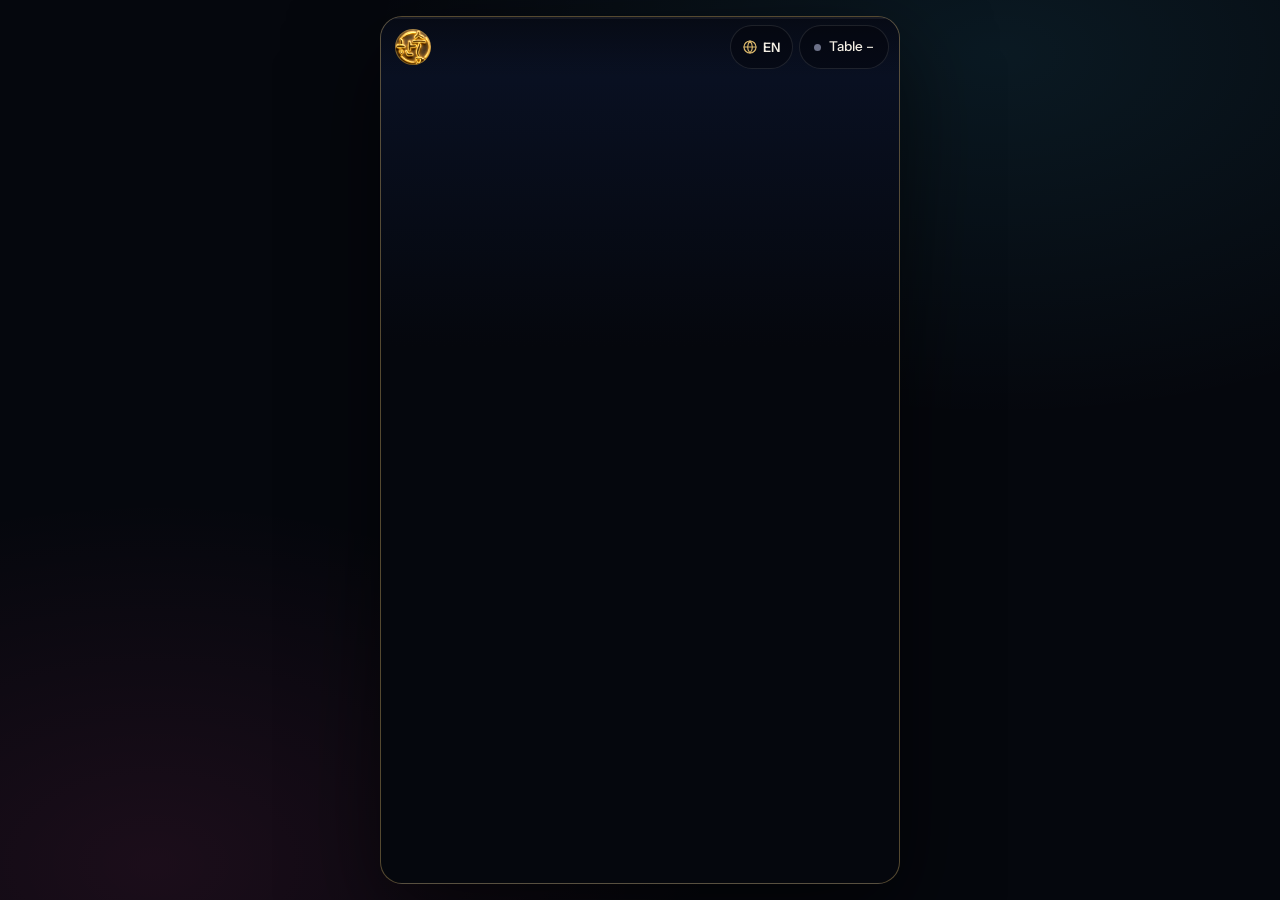
<file: hansum.html>
<!DOCTYPE html>
<html lang="en">
<head>
<meta name="hansum-version" content="HANSUM-DANANG-ORDER-V21-PORT-20260922">
<!-- HANSUM-DANANG-ORDER-V21-PORT-20260922 -->
<meta charset="UTF-8">
<meta name="viewport" content="width=device-width,initial-scale=1,viewport-fit=cover">
<meta name="theme-color" content="#05070d">
<title>HANSUM — Shisha Omakase · v6.0.0</title>
<script src="js/vue.global.js"></script>
<script>/* Paste your deployed Cloudflare Worker URL here to enable Telegram orders. */ window.HANSUM_TELEGRAM_ENDPOINT='https://hansum-telegram.siuking0406.workers.dev';</script>
<link rel="stylesheet" href="css/order.css">
<script>/* Hansum POS connection (js/order-api.js). '' = off: menu from this page, orders straight to Telegram. NOT live until this branch is merged to main. */ window.HANSUM_ORDER_API = ''; window.HANSUM_STORE_ID = 'danang';</script>
<script src="js/signature-flavors.js"></script>
<script src="js/order-api.js"></script>
<script src="js/order-i18n.js"></script>
<script src="js/order-ui.js"></script>
</head>
<body>
<a class="skip" href="#main">Skip to main content</a>
<svg width="0" height="0" style="position:absolute" aria-hidden="true" focusable="false">
  <defs>
    <symbol id="i-check" viewBox="0 0 24 24"><path d="M5 12.5l4.5 4.5L19 7.5"/></symbol>
    <symbol id="i-plus" viewBox="0 0 24 24"><path d="M12 5v14M5 12h14"/></symbol>
    <symbol id="i-minus" viewBox="0 0 24 24"><path d="M5 12h14"/></symbol>
    <symbol id="i-left" viewBox="0 0 24 24"><path d="M15 5l-7 7 7 7"/></symbol>
    <symbol id="i-right" viewBox="0 0 24 24"><path d="M9 5l7 7-7 7"/></symbol>
    <symbol id="i-arrow" viewBox="0 0 24 24"><path d="M4 12h15M13 6l6 6-6 6"/></symbol>
    <symbol id="i-down" viewBox="0 0 24 24"><path d="M5 9l7 7 7-7"/></symbol>
    <symbol id="i-up" viewBox="0 0 24 24"><path d="M5 15l7-7 7 7"/></symbol>
    <symbol id="i-close" viewBox="0 0 24 24"><path d="M6 6l12 12M18 6L6 18"/></symbol>
    <symbol id="i-copy" viewBox="0 0 24 24"><rect x="9" y="9" width="11" height="11" rx="2"/><path d="M5 15V6a2 2 0 012-2h8"/></symbol>
    <symbol id="i-out" viewBox="0 0 24 24"><path d="M8 16L18 6M9 6h9v9"/></symbol>
    <symbol id="i-edit" viewBox="0 0 24 24"><path d="M4 20l4-1 11-11-3-3L5 16l-1 4zM14 7l3 3"/></symbol>
    <symbol id="i-lock" viewBox="0 0 24 24"><rect x="5" y="11" width="14" height="9" rx="2"/><path d="M8 11V8a4 4 0 018 0v3"/></symbol>
    <symbol id="i-alert" viewBox="0 0 24 24"><circle cx="12" cy="12" r="9"/><path d="M12 7.5v5.5M12 16.5v.01"/></symbol>
  </defs>
</svg>
<div id="app" v-cloak></div>

<script>
const {createApp}=Vue;
const urlParams=new URLSearchParams(window.location.search);
const rawQrTable=(urlParams.get('table')||'').trim().toUpperCase();
const normalizeTable=(value)=>{
  if(/^\d+$/.test(value)){
    const n=Number(value);
    if(n>=1&&n<=12)return String(n).padStart(2,'0');
  }
  return value;
};
const qrTable=normalizeTable(rawQrTable);
const allowedTables=['01','02','03','04','05','06','07','08','09','10','11','12'];
/* Tables 01-12 are built in; with the Hansum POS on, any table set up in POS Settings is accepted (checked by the POS). */
const hasQrTable=allowedTables.includes(qrTable)||!!(window.HansumOrderAPI&&HansumOrderAPI.acceptsTable(qrTable));
/* Drink photos are display-only: keep them out of the basket, localStorage and Telegram payload. */
const basketItem=({img,imgPos,...rest})=>rest;
createApp({
template:HansumOrderUI.template,
mixins:[HansumOrderUI.mixin],
data(){return{
/* V2.1 interface: this page's location facts, shown by the shared UI (js/order-ui.js). Values are the ones the previous template hard-coded. */
L:{name:"Da Nang",city:"Da Nang",handle:"hansum.danang",chooser:false,wifi:{ssid:"HANSUM",pass:"20260606"},ig:"https://www.instagram.com/hansum.danang/",map:"https://www.google.com/maps/search/?api=1&query=Hansum%20Da%20Nang%20Lounge%2C%202/F%2014%20%C4%90%C6%B0%E1%BB%9Dng%20L%C3%A3%20Xu%C3%A2n%20Oai%2C%20Ng%C5%A9%20H%C3%A0nh%20S%C6%A1n%2C%20%C4%90%C3%A0%20N%E1%BA%B5ng",qrIg:"images/qr-danang-ig.png",qrMap:"images/qr-danang-map.png",drinkPhoto:"images/welcome-drinks.jpg",drinkPos:"50% 55%"},
/* Hansum Signature: one fixed price for this branch, shared by all 8 blends (list in js/signature-flavors.js). */
/* Shisha options as previously passed to selectShisha()/selectRefill() by the template (single source for display and selection). */
shishaOptions:[{type:'Classic',name:'Blonde Leaf',price:580000,fruitHead:false},{type:'Premium',name:'Dark Leaf',price:680000,fruitHead:false},{type:'Fruit Head',name:'Fresh Fruit',price:980000,fruitHead:true},{type:'Signature',name:'Hansum Signature',price:680000,fruitHead:false}],
refillOptions:[{type:'Refill Blonde',name:'Refill — Blonde Leaf',price:480000,leaf:'Blonde Leaf'},{type:'Refill Dark',name:'Refill — Dark Leaf',price:580000,leaf:'Dark Leaf'}],
stepNames:{1:'SHISHA',2:'BOWL',3:'FLAVOR',4:'STRENGTH',5:'COOLING',6:'ADD-ONS',7:'REVIEW'},
step:hasQrTable?0:0,
tables:['01','02','03','04','05','06','07','08','09','10','11','12'],
locale:'en',languages:[{code:'en',label:'EN'},{code:'zh',label:'中文'},{code:'ko',label:'한국어'}],
translations:{
en:{wantMore:'WANT SOMETHING ELSE?',orderMoreTitle:'Order More',orderMoreHint:'Order more Shisha or Drinks anytime. The menu is still open.',drinksBtn:'DRINKS',shishaBtn:'SHISHA',back:'BACK',table:'TABLE',qrTable:'QR TABLE',step:'STEP',welcome:'WELCOME TO HANSUM',chooseTable:'Choose your table',chooseTableHint:'Select your table to begin your Hansum experience.',continue:'CONTINUE',shishaSelection:'Shisha Selection',shishaHint:'Choose your leaf experience.',addons:'ADD-ONS',reviewOrder:'REVIEW ORDER',subtotal:'Subtotal',vat:'8/10% VAT NOT INCLUDED',vatSentence:'Prices are exclusive of 8/10% VAT.',sending:'SENDING…',confirmShisha:'CONFIRM SHISHA ORDER',shishaSent:'SHISHA ORDER SENT',thankYou:'Thank You',shishaSentHint:'Your shisha order has been confirmed and sent to our team.',orderMore:'ORDER DRINKS & MORE',finish:'FINISH',addToOrder:'Add to your order',addToOrderHint:'Add drinks and other items. Your shisha order has already been sent to our team.',drinkCategories:'Drink categories',add:'ADD',reviewDrinkOrder:'REVIEW DRINK ORDER',additionalOrder:'ADDITIONAL ORDER',cat_Cocktails:'Cocktails',cat_FrozenSeries:'Frozen Series',cat_86:'-86°C Frozen Coffee',cat_Coffee:'Coffee',cat_Shooters:'Shooters',cat_Mocktails:'Mocktails & Soft Drinks',cat_Beer:'Beer · Soju · Wine',cat_Bottle:'Bottle Service'},
zh:{wantMore:'想再點些甚麼？',orderMoreTitle:'加點',orderMoreHint:'隨時可加點水煙或飲品，餐牌一直開放。',drinksBtn:'飲品',shishaBtn:'水煙',back:'返回',table:'枱號',qrTable:'QR 枱號',step:'步驟',welcome:'歡迎來到 HANSUM',chooseTable:'選擇您的枱號',chooseTableHint:'選擇枱號後，即可開始您的 Hansum 體驗。',continue:'繼續',shishaSelection:'水煙選擇',shishaHint:'選擇您喜歡的煙葉體驗。',addons:'附加選項',reviewOrder:'查看訂單',subtotal:'小計',vat:'未含 8/10% VAT',vatSentence:'價格未包括 8/10% VAT。',sending:'正在傳送…',confirmShisha:'確認水煙訂單',shishaSent:'水煙訂單已傳送',thankYou:'謝謝您',shishaSentHint:'您的水煙訂單已確認並傳送給我們的團隊。',orderMore:'加點飲品及其他項目',finish:'完成',addToOrder:'加入您的訂單',addToOrderHint:'加入飲品及其他項目；水煙訂單已經傳送給團隊。',drinkCategories:'飲品分類',add:'加入',reviewDrinkOrder:'查看飲品訂單',additionalOrder:'加點訂單',cat_Cocktails:'雞尾酒',cat_FrozenSeries:'冰沙系列',cat_86:'-86°C 冰凍咖啡',cat_Coffee:'咖啡',cat_Shooters:'Shot 酒',cat_Mocktails:'無酒精雞尾酒及軟飲',cat_Beer:'啤酒 · 燒酒 · 葡萄酒',cat_Bottle:'整瓶酒服務'},
ko:{wantMore:'더 필요하신가요?',orderMoreTitle:'추가 주문',orderMoreHint:'시샤와 음료를 언제든지 추가로 주문하실 수 있습니다. 메뉴는 계속 열려 있습니다.',drinksBtn:'음료',shishaBtn:'시샤',back:'뒤로',table:'테이블',qrTable:'QR 테이블',step:'단계',welcome:'HANSUM에 오신 것을 환영합니다',chooseTable:'테이블을 선택하세요',chooseTableHint:'테이블을 선택하고 Hansum 경험을 시작하세요.',continue:'계속',shishaSelection:'시샤 선택',shishaHint:'원하시는 리프 경험을 선택하세요.',addons:'추가 옵션',reviewOrder:'주문 확인',subtotal:'소계',vat:'8/10% VAT 별도',vatSentence:'가격에는 8/10% VAT가 포함되어 있지 않습니다.',sending:'전송 중…',confirmShisha:'시샤 주문 확정',shishaSent:'시샤 주문 전송 완료',thankYou:'감사합니다',shishaSentHint:'시샤 주문이 확인되어 팀에 전송되었습니다.',orderMore:'음료 및 추가 메뉴 주문',finish:'완료',addToOrder:'주문에 추가',addToOrderHint:'음료와 추가 메뉴를 선택하세요. 시샤 주문은 이미 팀에 전송되었습니다.',drinkCategories:'음료 카테고리',add:'추가',reviewDrinkOrder:'음료 주문 확인',additionalOrder:'추가 주문',cat_Cocktails:'칵테일',cat_FrozenSeries:'프로즌 시리즈',cat_86:'-86°C 프로즌 커피',cat_Coffee:'커피',cat_Shooters:'슈터',cat_Mocktails:'목테일 & 소프트 드링크',cat_Beer:'맥주 · 소주 · 와인',cat_Bottle:'보틀 서비스'}
},
order:{table:hasQrTable?qrTable:'',shishaType:'',shishaName:'',price:0,bowl:'',flavorType:'',specific:'',other:'',intensity:5,mint:0,mintiness:0,addons:[],otherAddon:'',signatureFlavorId:'',signatureFlavorName:''},
selectedDirections:[],
flavorDirections:[],
signatureFlavors:window.HANSUM_SIGNATURE_FLAVORS||[],
specificFlavors:[
{name:'DOUBLE APPLE',image:'images/flavor/double-apple.jpg'},{name:'MINT',image:'images/flavor/mint.jpg'},{name:'LOVE 66',image:'images/flavor/love66.jpg'},{name:'LADYKILLER',image:'images/flavor/ladykiller.jpg'}
],
addonOptions:[
{icon:'🧊',name:'Ice Hose Cooling',price:100000},
{icon:'🍵',name:'Tea Base',price:50000},
{icon:'🥛',name:'Milk Base',price:50000},
{icon:'🥃',name:'Liquor Base (2 shots)',price:150000,note:'2 shots'},
{icon:'☕',name:'Coffee Base',price:50000}
],
otherAddonEnabled:false,
basket:[],sending:false,sendMessage:'',shishaSent:false,drinkSent:false,additionalSeq:0,sessionRef:'',shishaOrderRef:'',drinkOrderRef:'',
moreCategories:[
 {label:'SIGNATURE',name:'Cocktails',items:[
  {name:'Fly to the Moon',price:168000,img:'images/drinks/danang/signature/fly-to-the-moon.webp',note:'Floral · Lychee · Rose'},
  {name:'Diamond Blossom',price:168000,img:'images/drinks/saigon/signature/diamond-blossom-uranus.webp',note:'Butterfly Pea Gin · Honey · Lime'},
  {name:'Midnight Sakura',price:168000,img:'images/drinks/danang/signature/midnight-sakura.webp',note:'Cherry · Cranberry · Vodka'},
  {name:'Tamarind Sunset',price:168000,img:'images/drinks/danang/signature/tamarind-sunset.webp',note:'Dark Rum · Tamarind · Ginger'},
  {name:'Coconut Passion',price:168000,img:'images/drinks/danang/signature/coconut-passion.webp',note:'Coconut · Passion Fruit · Rum'},
  {name:'Sea Breeze',price:168000,img:'images/drinks/danang/signature/sea-breeze.webp',note:'Gin · Blue Curaçao · Citrus'}]},
 {label:'CLASSIC',name:'Cocktails',items:[
  {name:'Mojito',price:168000,img:'images/drinks/saigon/classic-mojito.webp'},{name:'Negroni',price:168000,img:'images/drinks/saigon/classic-negroni.webp'},{name:'Old Fashioned',price:168000,img:'images/drinks/saigon/classic-old-fashioned.webp'},{name:'Whiskey Sour',price:168000,img:'images/drinks/saigon/classic-whiskey-sour.webp'},{name:'Espresso Martini',price:168000,img:'images/drinks/saigon/classic-espresso-martini.webp'},{name:'Margarita',price:168000,img:'images/drinks/saigon/classic-margarita.webp'}]},
 {label:'FROZEN',name:'Frozen Series',items:[
  {name:'Frozen Coconut Coffee',price:168000,img:'images/drinks/danang/frozen-series/frozen-coconut-coffee.webp'},{name:'Frozen Mango Colada',price:168000,img:'images/drinks/danang/frozen-series/frozen-mango-colada.webp'},{name:'Frozen Lychee Yakult',price:158000,img:'images/drinks/danang/frozen-series/frozen-lychee-yakult.webp'},{name:'Frozen Yuzu Lemon',price:158000,img:'images/drinks/danang/frozen-series/frozen-yuzu-lemon.webp'}]},
 {label:'COFFEE',name:'-86°C Frozen Coffee',items:[
  {name:'-86° Espresso',price:88000,img:'images/drinks/danang/minus86-frozen-coffee/minus86-espresso.webp'},{name:'-86° Dirty Coffee',price:128000,img:'images/drinks/danang/minus86-frozen-coffee/minus86-dirty-coffee.webp'},{name:'-86° Saigon Coffee',price:98000,img:'images/drinks/danang/minus86-frozen-coffee/minus86-saigon-coffee.webp'},{name:'-86° Spanish Latte',price:108000,img:'images/drinks/danang/minus86-frozen-coffee/minus86-spanish-latte.webp'},{name:'-86° Coconut Coffee',price:108000,img:'images/drinks/danang/minus86-frozen-coffee/minus86-coconut-coffee.webp'}]},
 {label:'COFFEE',name:'Coffee',items:[
  {name:'Espresso',price:75000,img:'images/drinks/saigon/coffee-espresso.webp'},
  {name:'Americano',price:85000,img:'images/drinks/saigon/coffee-americano.webp'},
  {name:'Latte',price:95000,img:'images/drinks/saigon/coffee-latte.webp'},
  {name:'Cappuccino',price:95000,img:'images/drinks/danang/coffee/cappuccino.webp'},
  {name:'Flat White',price:75000,img:'images/drinks/danang/coffee/flat-white.webp'},
  {name:'Mocha',price:105000,img:'images/drinks/danang/coffee/mocha.webp'},
  {name:'Caramel Macchiato',price:85000,img:'images/drinks/danang/coffee/caramel-macchiato.webp'},
  {name:'Iced Americano',price:75000,img:'images/drinks/danang/coffee/iced-americano.webp'},
  {name:'Iced Latte',price:85000,img:'images/drinks/danang/coffee/iced-latte.webp'},
  {name:'Iced Cappuccino',price:85000,img:'images/drinks/danang/coffee/iced-cappuccino.webp'},
  {name:'Iced Flat White',price:85000,img:'images/drinks/danang/coffee/iced-flat-white.webp'},
  {name:'Iced Mocha',price:95000,img:'images/drinks/danang/coffee/iced-mocha.webp'},
  {name:'Iced Caramel Macchiato',price:95000,img:'images/drinks/danang/coffee/iced-caramel-macchiato.webp'},
  {name:'Vietnamese Black Coffee — Hot',price:55000,img:'images/drinks/danang/coffee/vietnamese-black-hot.webp'},
  {name:'Vietnamese Black Coffee — Iced',price:65000,img:'images/drinks/danang/coffee/vietnamese-black-iced.webp'},
  {name:'Vietnamese Milk Coffee — Hot',price:65000,img:'images/drinks/danang/coffee/vietnamese-milk-hot.webp'},
  {name:'Vietnamese Milk Coffee — Iced',price:75000,img:'images/drinks/saigon/coffee-vietnamese-iced-milk.webp'}]},
 {label:'SHOTS',name:'Shooters',items:[
  {name:'Green Tea Shot',price:118000,img:'images/drinks/danang/shooters/green-tea-shot.webp'},{name:'Baby Guinness',price:98000,img:'images/drinks/saigon/shot-baby-guinness.webp'},{name:'B52',price:108000,img:'images/drinks/saigon/shot-b52.webp'},{name:'Duck Fart',price:118000,img:'images/drinks/saigon/shot-duck-fart.webp'},{name:'Jelly Fish',price:128000,img:'images/drinks/saigon/shot-jelly-fish.webp'}]},
 {label:'REFRESH',name:'Mocktails & Soft Drinks',items:[
  {name:'Berry Cooler',price:108000,img:'images/drinks/danang/mocktails/berry-cooler.webp'},{name:'Tropical Sunset',price:108000,img:'images/drinks/danang/mocktails/tropical-sunset.webp'},{name:'Lychee Yakult',price:108000,img:'images/drinks/danang/mocktails/lychee-yakult.webp'},{name:'Blue Lagoon',price:108000,img:'images/drinks/danang/mocktails/blue-lagoon.webp'},{name:'Fresh Coconut',price:98000,img:'images/drinks/danang/mocktails/fresh-coconut.webp'},{name:'Red Bull',price:50000,img:'images/drinks/saigon/soft-red-bull.webp'},{name:'Coca-Cola Original',price:50000,img:'images/drinks/saigon/soft-coca-cola-original.webp'},{name:'Coca-Cola Zero',price:50000,img:'images/drinks/saigon/soft-coca-cola-zero.webp'},{name:'Sprite',price:50000,img:'images/drinks/saigon/soft-sprite.webp'},{name:'Tonic Water',price:50000,img:'images/drinks/saigon/soft-tonic-water.webp'},{name:'Soda Water',price:50000,img:'images/drinks/saigon/soft-soda-water.webp'},{name:'Ginger Ale',price:50000,img:'images/drinks/saigon/soft-ginger-ale.webp'},{name:'Orange Juice',price:65000,img:'images/drinks/saigon/juice-orange.webp'},{name:'Pineapple Juice',price:65000,img:'images/drinks/saigon/juice-pineapple.webp'},{name:'Apple Juice',price:65000,img:'images/drinks/saigon/juice-apple.webp'},{name:'La Vie Still Water',price:65000,img:'images/drinks/saigon/water-lavie-still.webp'},{name:'La Vie Sparkling Water',price:65000,img:'images/drinks/saigon/water-lavie-sparkling.webp'}]},
 {label:'NIGHT',name:'Beer · Soju · Wine',items:[
  {name:'Tiger Draft',price:85000,img:'images/drinks/saigon/beer-tiger-draft.webp'},{name:'Kronenbourg 1664 Blanc',price:85000,img:'images/drinks/saigon/beer-kronenbourg-1664-blanc.webp'},{name:'Carlsberg',price:85000,img:'images/drinks/saigon/beer-carlsberg.webp'},{name:'Chamisul Original Soju',price:148000,img:'images/drinks/saigon/soju-chamisul-original.webp'},{name:'House Red',price:150000,img:'images/drinks/danang/night/house-red.webp'},{name:'House White',price:150000,img:'images/drinks/danang/night/house-white.webp'}]},
 {label:'PREMIUM',name:'Bottle Service',items:[
  {name:'Belvedere',price:3280000},{name:'Grey Goose',price:3280000},{name:'Ciroc',price:3080000},{name:'Absolut Blue',price:2280000},{name:'Johnnie Walker Blue Label',price:6880000},{name:'Chivas Regal 18 Years',price:3880000},{name:'Moët & Chandon Imperial',price:3980000},{name:'Veuve Clicquot Brut',price:4280000},]},
]
}},
watch:{
  order:{deep:true,handler(){this.persistState()}},
  basket:{deep:true,handler(){this.persistState()}},
  step(){this.persistState()}
},
computed:{
showSpecific(){return this.order.shishaType==='Classic'||this.order.shishaType==='Refill Blonde'},
canContinueFlavor(){
if(this.order.flavorType==='Signature')return !!this.order.signatureFlavorId;
if(this.order.flavorType==='Other')return this.order.other.trim().length>0;
if(this.order.flavorType==='Omakase'||this.order.flavorType==='Specific')return true;
return this.selectedDirections.length>0
},
flavorSummary(){
if(this.order.flavorType==='Signature')return this.order.signatureFlavorName;
if(this.order.flavorType==='Specific')return this.order.specific;
if(this.order.flavorType==='Other')return this.order.other;
if(this.order.flavorType==='Omakase')return 'HANSUM OMAKASE';
return this.selectedDirections.join(' · ')
},
flavorSelectedLabel(){
if(this.order.flavorType==='Other')return this.flavorSummary.trim();
return this.flavorSummary.toLowerCase().replace(/\b[a-z]/g,c=>c.toUpperCase())
},
bowlLabel(){const b=this.order.bowl||'';if(b.indexOf('Egyptian')===0)return 'Egyptian Bowl';if(b.indexOf('Phunnel')===0)return 'Phunnel Bowl';return b},
addonTotal(){return this.order.addons.reduce((s,a)=>s+a.price,0)},
totalPrice(){return this.order.price+this.addonTotal},
grandTotal(){return this.order.price+this.addonTotal+this.basket.reduce((s,i)=>s+i.price*i.qty,0)},
basketTotal(){return this.basket.reduce((s,i)=>s+i.price*i.qty,0)},
basketCount(){return this.basket.reduce((s,i)=>s+i.qty,0)},
  prefMax(){const m=window.HansumOrderAPI&&HansumOrderAPI.prefMax(this.order.shishaType);return m!=null?m:(this.order.shishaType==='Classic'?5:10)},
  displayStep(){return this.step>=6?this.step-1:this.step},
  tableLocked(){return hasQrTable},
  vatLabel(){return this.t('vat')},
  localizedStepNames(){
    const labels={en:{1:'SHISHA',2:'BOWL',3:'FLAVOR',4:'PREFERENCES',5:'COOLING',6:'ADD-ONS',7:'REVIEW'},zh:{1:'水煙',2:'煙碗',3:'風味',4:'偏好',5:'涼感',6:'附加選項',7:'確認'},ko:{1:'시샤',2:'보울',3:'향',4:'선호도',5:'쿨링',6:'추가 옵션',7:'확인'}};
    return labels[this.locale]||labels.en
  }
},
methods:{
  t(key){return (this.translations[this.locale]&&this.translations[this.locale][key])||this.translations.en[key]||key},
  setLocale(locale){this.locale=locale;try{localStorage.setItem('hansumLocale',locale)}catch(e){}},
  categoryTitle(cat){const keys={'Cocktails':'cat_Cocktails','Frozen Series':'cat_FrozenSeries','-86°C Frozen Coffee':'cat_86','Coffee':'cat_Coffee','Shooters':'cat_Shooters','Mocktails & Soft Drinks':'cat_Mocktails','Beer · Soju · Wine':'cat_Beer','Bottle Service':'cat_Bottle'};return this.t(keys[cat.name]||cat.name)},
  scrollToCategory(index){const target=document.getElementById('category-'+index);if(target)target.scrollIntoView({behavior:'smooth',block:'start'})},
  next(){if(this.step<8)this.step++},
clampPreferences(){
  const max=this.prefMax;
  if(this.order.intensity>max)this.order.intensity=max;
  if(this.order.intensity<0)this.order.intensity=0;
  if(this.order.mint>max)this.order.mint=max;
  if(this.order.mint<0)this.order.mint=0;
  if(this.order.mintiness>max)this.order.mintiness=max;
  if(this.order.mintiness<0)this.order.mintiness=0;
},
setPref(field,event){
  let v=Math.round(Number(event.target.value));
  if(!Number.isFinite(v))v=1;
  if(v<0)v=0;
  const max=this.prefMax;
  if(v>max)v=max;
  this.order[field]=v;
  event.target.value=v;
},
nextFromPreferences(){this.clampPreferences();this.step=6},
setDirections(dark){
this.flavorDirections=dark?[
{name:'FRUITY',description:'Sweet and easy to enjoy.',image:'images/flavor/fruity.jpg'},
{name:'CITRUS',description:'Bright and zesty.',image:'images/flavor/citrus.jpg'},
{name:'CREAMY',description:'Smooth and dessert-like.',image:'images/flavor/creamy.jpg'},
{name:'FLORAL',description:'Light and elegant.',image:'images/flavor/floral.jpg'},
{name:'TEA',description:'Aromatic and layered.',image:'images/flavor/tea.jpg'},
{name:'WOOD',description:'Deep and aromatic.',image:'images/flavor/wood.jpg'}
]:[
{name:'FRUITY',description:'Sweet and easy to enjoy.',image:'images/flavor/fruity.jpg'},
{name:'CITRUS',description:'Bright and zesty.',image:'images/flavor/citrus.jpg'},
{name:'CREAMY',description:'Smooth and dessert-like.',image:'images/flavor/creamy.jpg'}
]
if(window.HansumOrderAPI)this.flavorDirections=HansumOrderAPI.directions(dark,this.flavorDirections)},
selectShisha(type,name,price,fruitHead){
Object.assign(this.order,{shishaType:type,shishaName:name,price,bowl:'',flavorType:'',specific:'',other:'',signatureFlavorId:'',signatureFlavorName:''});
this.selectedDirections=[];
this.setDirections(type!=='Classic');
this.clampPreferences();
this.step=(fruitHead||type==='Signature')?3:2
},
selectRefill(name,price,leaf){
Object.assign(this.order,{shishaType:leaf==='Blonde Leaf'?'Refill Blonde':'Refill Dark',shishaName:name,price,bowl:'',flavorType:'',specific:'',other:'',signatureFlavorId:'',signatureFlavorName:''});
this.selectedDirections=[];
this.setDirections(leaf!=='Blonde Leaf');
this.clampPreferences();
this.step=3
},
selectBowl(bowl){this.order.bowl=bowl;this.step=3},
toggleDirection(d){
this.order.flavorType='Direction';this.order.specific='';
const i=this.selectedDirections.indexOf(d);
if(i>-1)this.selectedDirections.splice(i,1);
else if(this.selectedDirections.length<3)this.selectedDirections.push(d);
else this.say('You can blend up to three. Tap one to swap it out.')
},
selectSpecific(f){this.order.flavorType='Specific';this.order.specific=f;this.order.other='';this.selectedDirections=[]},
selectOther(){this.order.flavorType='Other';this.order.specific='';this.selectedDirections=[]},
selectOmakase(){this.order.flavorType='Omakase';this.order.specific='';this.order.other='';this.selectedDirections=[]},
selectSignature(f){Object.assign(this.order,{flavorType:'Signature',signatureFlavorId:f.id,signatureFlavorName:f.name,specific:'',other:''});this.selectedDirections=[];this.step=4},
nextFromFlavor(){if(this.canContinueFlavor)this.step=4},
toggleAddon(a){
const i=this.order.addons.findIndex(x=>x.name===a.name);
if(i>-1)this.order.addons.splice(i,1);else this.order.addons.push({name:a.name,price:a.price})
},
isAddonSelected(n){return this.order.addons.some(a=>a.name===n)},
toggleOtherAddon(){this.otherAddonEnabled=!this.otherAddonEnabled;if(!this.otherAddonEnabled)this.order.otherAddon=''},
itemQty(name){const item=this.basket.find(x=>x.name===name);return item?item.qty:0},
changeQty(item,delta){
  const i=this.basket.findIndex(x=>x.name===item.name);
  if(i<0 && delta>0){this.basket.push({...basketItem(item),qty:1});return}
  if(i<0)return;
  this.basket[i].qty+=delta;
  if(this.basket[i].qty<=0)this.basket.splice(i,1);
},
generateRef(prefix){
  if(this.sessionRef)return `${prefix}-${this.sessionRef}`;
  const d=new Date();
  const stamp=`${String(d.getFullYear()).slice(-2)}${String(d.getMonth()+1).padStart(2,'0')}${String(d.getDate()).padStart(2,'0')}`;
  this.sessionRef=`${stamp}-${Math.random().toString(36).slice(2,6).toUpperCase()}`;
  this.persistState();
  return `${prefix}-${this.sessionRef}`;
},
persistState(){
  try{localStorage.setItem('hansumOrderV55',JSON.stringify({step:this.step,order:this.order,selectedDirections:this.selectedDirections,basket:this.basket,shishaSent:this.shishaSent,drinkSent:this.drinkSent,additionalSeq:this.additionalSeq,sessionRef:this.sessionRef,shishaOrderRef:this.shishaOrderRef,drinkOrderRef:this.drinkOrderRef,otherAddonEnabled:this.otherAddonEnabled,sentLog:this.sentLog,tableConfirmed:this.tableConfirmed}));}catch(e){}
},
restoreState(){
  try{
    const raw=localStorage.getItem('hansumOrderV55') || localStorage.getItem('hansumOrderV53'); if(!raw)return;
    const saved=JSON.parse(raw);
    if(saved.order)Object.assign(this.order,saved.order);
    if(Array.isArray(saved.selectedDirections))this.selectedDirections=saved.selectedDirections;
    if(Array.isArray(saved.basket))this.basket=saved.basket;
    this.shishaSent=!!saved.shishaSent; this.drinkSent=!!saved.drinkSent; this.additionalSeq=Number(saved.additionalSeq)||0;
    this.sessionRef=saved.sessionRef||''; this.shishaOrderRef=saved.shishaOrderRef||''; this.drinkOrderRef=saved.drinkOrderRef||'';
    this.otherAddonEnabled=!!saved.otherAddonEnabled;
    if(Array.isArray(saved.sentLog))this.sentLog=saved.sentLog;
    this.tableConfirmed=!!saved.tableConfirmed||!!(saved.order&&saved.order.table&&Number(saved.step)>0);
    if(this.shishaSent && !this.drinkSent && Number(saved.step)>=8)this.step=8;
    else if(this.drinkSent)this.step=11;
    else if(Number.isInteger(saved.step))this.step=Math.min(saved.step,10);
    if(this.order.shishaType)this.setDirections(this.order.shishaType!=='Classic');
    this.clampPreferences();
  }catch(e){console.warn('Could not restore order',e)}
},
clearSavedOrder(){try{localStorage.removeItem('hansumOrderV55')}catch(e){}},
formatPrice(n){return Number(n).toLocaleString('en-US')},
back(){
if(this.step<=0)return;
if(this.step===1){this.step=0;return}
if(this.step===9){this.step=this.drinksFrom||0;return}
if(this.step===10){this.step=9;return}
if(this.step===3&&(this.order.shishaType==='Fruit Head'||this.order.shishaType==='Refill Blonde'||this.order.shishaType==='Refill Dark'||this.order.shishaType==='Signature')){this.step=1;return}
if(this.step===6){this.step=4;return}
this.step--
},
async confirmOrder(){
  if(this.sending)return;
  /* First shisha of the session = the original order. Once it has been sent, every further shisha is a NEW additional order. */
  const additional=this.shishaSent;
  const logTitle=this.orderLogTitle();
  this.sending=true; this.sendMessage='';
  let payload;
  if(additional){
    this.drinkOrderRef=this.additionalRef();
    payload={type:'additional-order',orderRef:this.drinkOrderRef,parentOrderRef:this.shishaOrderRef,additionalNo:this.nextAdditionalNo(),table:this.order.table,branch:this.L.name,order:{...this.order,addons:this.order.addons.map(a=>({...a})),flavorType:this.flavorSummary},subtotal:this.totalPrice,total:this.totalPrice,vatNote:'Prices are exclusive of 8/10% VAT.',createdAt:new Date().toISOString()};
  }else{
    this.shishaOrderRef=this.generateRef('SH');
    payload={type:'shisha',orderRef:this.shishaOrderRef,table:this.order.table,branch:this.L.name,order:{...this.order,flavorType:this.flavorSummary},subtotal:this.totalPrice,total:this.totalPrice,vatNote:'Prices are exclusive of 8/10% VAT.',createdAt:new Date().toISOString()};
  }
  try{
    await this.sendToTelegram(payload);
    if(additional){
      this.additionalSeq=this.nextAdditionalNo();this.drinkSent=true;this.logSent('Additional shisha',this.drinkOrderRef,logTitle,this.totalPrice);this.resetShishaSelection();
      this.sendMessage='';this.step=11;this.persistState();
    }else{
      this.shishaSent=true;this.logSent('Shisha',this.shishaOrderRef,logTitle,this.totalPrice);this.sendMessage='';this.step=8;this.persistState();
    }
  }catch(e){
    console.error(e);this.sendMessage=(e&&e.userMessage)||'We could not send the order to our team. Please try again. Your selection is saved on this device.';
  }finally{this.sending=false}
},
/* A new additional order starts here: the previous additional order (if any) is finished, so its "sent" state is cleared. */
startMoreOrder(){this.sendMessage='';this.drinkSent=false;this.drinkOrderRef='';this.drinksFrom=(this.step===8||this.step===11||this.step===0)?this.step:0;this.step=9},
startMoreShisha(){
  this.sendMessage='';this.drinkSent=false;this.drinkOrderRef='';
  if(this.shishaSent)this.resetShishaSelection();
  this.step=1;
},
resetShishaSelection(){
  Object.assign(this.order,{shishaType:'',shishaName:'',price:0,bowl:'',flavorType:'',specific:'',other:'',intensity:5,mint:0,mintiness:0,addons:[],otherAddon:'',signatureFlavorId:'',signatureFlavorName:''});
  this.selectedDirections=[];this.flavorDirections=[];this.otherAddonEnabled=false;this.shishaMode='new';
  if(window.HansumOrderAPI)HansumOrderAPI.applyDefaults(this.order);
},
nextAdditionalNo(){return (Number(this.additionalSeq)||0)+1},
additionalRef(){
  const base=this.shishaOrderRef||this.generateRef('AD');
  return base+'-A'+String(this.nextAdditionalNo()).padStart(2,'0');
},
addMoreItem(item){
  const existing=this.basket.find(x=>x.name===item.name);
  if(existing)existing.qty++;else this.basket.push({...basketItem(item),qty:1});
},
async sendFinalOrder(){
  if(this.sending || !this.basketCount || this.drinkSent)return;
  this.sending=true;this.sendMessage='';
  this.drinkOrderRef=this.additionalRef();
  const logTitle=this.basket.map(i=>i.qty+'× '+i.name).join(', '),logTotal=this.basketTotal;
  const payload={type:'additional-order',orderRef:this.drinkOrderRef,parentOrderRef:this.shishaOrderRef,additionalNo:this.nextAdditionalNo(),table:this.order.table,basket:this.basket.map(i=>({...i})),subtotal:this.basketTotal,total:this.basketTotal,vatNote:'Prices are exclusive of 8/10% VAT.',createdAt:new Date().toISOString()};
  try{
    await this.sendToTelegram(payload);
    /* The items are now sent: empty the cart so they can never be sent again with the next additional order. */
    this.additionalSeq=this.nextAdditionalNo();this.drinkSent=true;this.logSent('Drinks',this.drinkOrderRef,logTitle,logTotal);this.basket=[];this.sendMessage='';this.step=11;this.persistState();
  }catch(e){
    console.error(e);this.sendMessage=(e&&e.userMessage)||'We could not send the additional order to our team. Please try again. Your items are saved on this device.';
  }finally{this.sending=false}
},
async sendToTelegram(payload){
  /* Hansum POS first (saved in the POS database, which then notifies Telegram); old Telegram route if it fails. */
  if(window.HansumOrderAPI&&HansumOrderAPI.enabled()){if(await HansumOrderAPI.send(payload))return;payload=HansumOrderAPI.fallbackPayload(payload);}
  const TELEGRAM_ENDPOINT=window.HANSUM_TELEGRAM_ENDPOINT||'';
  if(!TELEGRAM_ENDPOINT) throw new Error('Telegram endpoint is not configured');
  const res=await fetch(TELEGRAM_ENDPOINT,{method:'POST',headers:{'Content-Type':'application/json'},body:JSON.stringify(payload)});
  if(!res.ok)throw new Error('Telegram endpoint error');
},
finish(){this.clearSavedOrder();window.location.href='index.html'},
initializeQrTable(){
  if(!hasQrTable)return;
  try{
    const raw=localStorage.getItem('hansumOrderV55');
    if(raw){
      const saved=JSON.parse(raw);
      if(saved.order && saved.order.table && String(saved.order.table).toUpperCase()!==qrTable){
        localStorage.removeItem('hansumOrderV55');
        this.order={table:qrTable,shishaType:'',shishaName:'',price:0,bowl:'',flavorType:'',specific:'',other:'',intensity:5,mint:0,mintiness:0,addons:[],otherAddon:'',signatureFlavorId:'',signatureFlavorName:''};
        this.basket=[];this.shishaSent=false;this.drinkSent=false;this.additionalSeq=0;this.sessionRef='';this.shishaOrderRef='';this.drinkOrderRef='';this.selectedDirections=[];this.flavorDirections=[];this.otherAddonEnabled=false;this.sentLog=[];this.tableConfirmed=false;this.step=0;
      } else {
        this.restoreState();
        this.order.table=qrTable;
        this.step=0;
      }
    } else {this.order.table=qrTable;this.step=0;}
    this.persistState();
  }catch(e){this.order.table=qrTable;this.step=0;}
}
},
mounted(){
  try{const savedLocale=localStorage.getItem('hansumLocale');if(['en','zh','ko'].includes(savedLocale))this.locale=savedLocale}catch(e){}
  if(hasQrTable)this.initializeQrTable();
  else this.restoreState();
  if(window.HansumOrderAPI)HansumOrderAPI.attach(this);
}
}).mount('#app');
</script>
</body>
</html>
</file>
<file: style.css>
/* Hansum public website (index.html only — the order pages use css/order.css).
   Mobile first. One token set; spend the boldness on the hero photo and the 한숨 mark, keep the rest quiet. */
:root {
  --night: #07080d;      /* page */
  --ink: #0e1119;        /* raised surfaces */
  --smoke: #f3eee4;      /* text */
  --mist: #aaa69e;       /* secondary text (≥ 7:1 on --night) */
  --gold: #d8b66a;       /* actions, accents */
  --gold-hi: #ecd08f;
  --neon: #ff6fb3;       /* only the 한숨 mark + focus */
  --line: rgba(243, 238, 228, .14);
  --serif: "Playfair Display", Georgia, "Times New Roman", serif;
  --sans: Inter, system-ui, -apple-system, "Segoe UI", Arial, sans-serif;
  --r: 14px;             /* cards + images */
  --r-btn: 999px;
  --wrap: 1180px;
  --gut: clamp(20px, 5vw, 48px);
  --sec: clamp(72px, 11vw, 132px);
  --h2: clamp(34px, 6.2vw, 60px);
  --header: 64px;
  --dock: 0px;
}
*, *::before, *::after { box-sizing: border-box; }
html { scroll-behavior: smooth; scroll-padding-top: calc(var(--header) + 12px); -webkit-text-size-adjust: 100%; }
body { margin: 0; background: var(--night); color: var(--smoke); font: 400 16px/1.6 var(--sans); -webkit-font-smoothing: antialiased; overflow-x: hidden; }
img { display: block; max-width: 100%; height: auto; }
a { color: inherit; }
h1, h2, h3, h4 { margin: 0; font-weight: 500; }
h2 { font: 500 var(--h2)/1.05 var(--serif); letter-spacing: -.02em; text-wrap: balance; }
p { margin: 0; }
.wrap { max-width: var(--wrap); margin: 0 auto; padding: 0 var(--gut); }
.lead { color: var(--mist); font-size: clamp(16px, 1.6vw, 18px); max-width: 60ch; }
:focus-visible { outline: 2px solid var(--neon); outline-offset: 3px; border-radius: 4px; }
.skip { position: absolute; left: 12px; top: -60px; z-index: 100; background: var(--gold); color: var(--night); padding: 10px 16px; border-radius: 8px; font-weight: 600; text-decoration: none; }
.skip:focus { top: 12px; }

/* buttons */
.btn { display: inline-flex; align-items: center; justify-content: center; min-height: 48px; padding: 0 24px; border-radius: var(--r-btn); font: 600 15px/1.2 var(--sans); letter-spacing: .01em; text-decoration: none; text-align: center; transition: background-color .2s, color .2s, border-color .2s, transform .1s; }
.btn--gold { background: var(--gold); color: #120f07; }
.btn--gold:hover { background: var(--gold-hi); }
.btn--line { border: 1px solid rgba(243, 238, 228, .45); color: var(--smoke); background: rgba(7, 8, 13, .25); }
.btn--line:hover { border-color: var(--gold); color: var(--gold-hi); background: rgba(216, 182, 106, .08); }
.btn:active, .final__btn:active { transform: translateY(1px); }
.btn--gold:active, .final__btn:active { background: #c9a75c; }
.btn--line:active { background: rgba(216, 182, 106, .16); border-color: var(--gold); }
.btn:focus-visible, .final__btn:focus-visible { outline: 2px solid var(--neon); outline-offset: 3px; }
.btn--small { min-height: 40px; padding: 0 18px; font-size: 14px; }
.btn--block { width: 100%; }

/* header */
.header { position: fixed; z-index: 40; inset: 0 0 auto 0; height: calc(var(--header) + env(safe-area-inset-top)); padding: env(safe-area-inset-top) var(--gut) 0; display: flex; align-items: center; gap: 24px; background: linear-gradient(180deg, rgba(7, 8, 13, .9), rgba(7, 8, 13, 0)); transition: background-color .25s; }
.header.is-solid { background: rgba(7, 8, 13, .94); border-bottom: 1px solid var(--line); }
.brand { display: flex; align-items: center; gap: 10px; text-decoration: none; font-weight: 600; letter-spacing: .16em; font-size: 15px; margin-right: auto; min-height: 44px; }
.brand img { width: 36px; height: 36px; border-radius: 8px; }
.brand em, .footer__brand em { font: 500 .8em var(--serif); font-style: normal; color: var(--gold); letter-spacing: 0; margin-left: 4px; }
.nav { display: none; gap: 28px; }
.nav a { text-decoration: none; font-size: 15px; color: rgba(243, 238, 228, .86); padding: 10px 0; }
.nav a:hover { color: var(--gold-hi); }
.header-cta { display: none; }
.menu-btn { width: 44px; height: 44px; margin-right: -10px; border: 0; background: none; display: grid; place-content: center; gap: 7px; cursor: pointer; }
.menu-btn span { display: block; width: 22px; height: 2px; background: var(--smoke); border-radius: 2px; transition: transform .25s; }
.menu-open .menu-btn span:first-child { transform: translateY(4.5px) rotate(45deg); }
.menu-open .menu-btn span:last-child { transform: translateY(-4.5px) rotate(-45deg); }
.mobile-nav { position: fixed; z-index: 35; inset: 0; padding: calc(var(--header) + env(safe-area-inset-top) + 16px) var(--gut) calc(24px + env(safe-area-inset-bottom)); background: rgba(7, 8, 13, .98); display: flex; flex-direction: column; overflow-y: auto; }
.mobile-nav[hidden] { display: none; }
.mobile-nav > a { font: 500 30px/1.2 var(--serif); text-decoration: none; padding: 14px 0; border-bottom: 1px solid var(--line); }
.mobile-nav__maps { margin-top: auto; padding-top: 28px; display: grid; gap: 10px; }
.menu-open { overflow: hidden; }

/* hero */
.hero { position: relative; min-height: 100svh; display: flex; align-items: flex-end; overflow: hidden; isolation: isolate; }
.hero__img { position: absolute; inset: 0; width: 100%; height: 100%; object-fit: cover; object-position: 58% 30%; z-index: -2; }
.hero__shade { position: absolute; inset: 0; z-index: -1; background: linear-gradient(180deg, rgba(7, 8, 13, .55) 0%, rgba(7, 8, 13, .05) 30%, rgba(7, 8, 13, .55) 58%, rgba(7, 8, 13, .96) 100%); }
.hero__content { width: 100%; max-width: var(--wrap); margin: 0 auto; padding: 0 var(--gut) calc(40px + env(safe-area-inset-bottom)); }
.hero__where { font-size: 15px; font-weight: 500; color: var(--gold-hi); margin-bottom: 14px; }
.hero h1 { font: 500 clamp(54px, 15vw, 132px)/.95 var(--serif); letter-spacing: -.03em; margin-bottom: 18px; text-shadow: 0 2px 24px rgba(7, 8, 13, .5); }
.hero__lede { font-size: clamp(17px, 2vw, 20px); max-width: 34ch; color: rgba(243, 238, 228, .92); margin-bottom: 28px; }
.hero__actions { display: grid; gap: 10px; }

/* why */
.why { padding: var(--sec) 0 calc(var(--sec) * .7); }
.why__intro { display: grid; gap: 20px; }
.hangul { font: 600 clamp(72px, 20vw, 150px)/.9 var(--serif); color: transparent; -webkit-text-stroke: 1.5px var(--neon); text-shadow: 0 0 28px rgba(255, 111, 179, .35); letter-spacing: -.02em; }
.why__intro h2 { margin-bottom: 18px; }
.why__points { list-style: none; margin: 48px 0 0; padding: 0; display: grid; gap: 28px; }
.why__points li { border-top: 1px solid var(--line); padding-top: 18px; }
.why__points h3 { font: 500 24px/1.2 var(--serif); margin-bottom: 8px; color: var(--gold-hi); }
.why__points p { color: var(--mist); max-width: 40ch; }

/* locations */
.locations { padding: calc(var(--sec) * .7) 0 calc(var(--sec) * .6); }
.locations h2 { margin-bottom: 36px; }
.loc-grid { display: grid; gap: 20px; }
.loc { background: var(--ink); border: 1px solid var(--line); border-radius: var(--r); overflow: hidden; display: flex; flex-direction: column; scroll-margin-top: calc(var(--header) + 12px); }
.loc__img { width: 100%; aspect-ratio: 5 / 4; object-fit: cover; }
#saigon .loc__img { object-position: 50% 13%; }   /* moon + the 한숨 HANSUM sign both in frame */
.loc__body { padding: 22px 20px 20px; display: flex; flex-direction: column; gap: 6px; flex: 1; }
.loc h3 { font: 500 38px/1.05 var(--serif); }
.loc__city { color: var(--gold); font-weight: 500; }
.loc address { font-style: normal; color: var(--mist); margin: 6px 0 18px; }
.loc .btn--block { margin-top: auto; }
.loc__links { display: flex; flex-wrap: wrap; justify-content: space-between; gap: 4px 16px; margin-top: 10px; }
.loc__links a, .loc__more a, .social a, .footer a { color: var(--gold-hi); text-decoration: underline; text-decoration-color: rgba(216, 182, 106, .45); text-underline-offset: 3px; }
.loc__links a { display: inline-flex; align-items: center; min-height: 44px; }
.loc__more a, .social a { padding: 10px 0; }   /* inline links: larger touch area, same line layout */
.footer__cols a { display: inline-flex; align-items: center; min-height: 44px; }
.loc__links a:hover, .loc__more a:hover, .social a:hover, .footer a:hover { text-decoration-color: currentColor; }
.loc__more { margin-top: 28px; color: var(--mist); max-width: 70ch; line-height: 2; }

/* menu */
.menu { padding: calc(var(--sec) * .8) 0; background: linear-gradient(180deg, var(--night), var(--ink) 18%, var(--ink) 82%, var(--night)); }
.menu__head { display: grid; gap: 16px; margin-bottom: 44px; }
.menu__label { font: 500 22px/1.25 var(--serif); color: var(--gold-hi); margin-bottom: 18px; }
.sig-strip { list-style: none; margin: 0 calc(var(--gut) * -1); padding: 0 var(--gut) 8px; display: grid; grid-auto-flow: column; grid-auto-columns: min(72%, 280px); gap: 14px; overflow-x: auto; scroll-snap-type: x mandatory; scroll-padding: 0 var(--gut); scrollbar-width: thin; scrollbar-color: rgba(216, 182, 106, .4) transparent; }
.sig-strip li { scroll-snap-align: start; }
.sig-strip img { width: 100%; aspect-ratio: 16 / 9; object-fit: cover; border-radius: var(--r); margin-bottom: 12px; }
.sig-strip h4 { font: 500 19px/1.25 var(--serif); }
.sig-strip p { color: var(--mist); font-size: 14px; margin-top: 2px; }
.menu__shisha { display: grid; gap: 20px; margin: 56px 0; align-items: center; }
.menu__shisha img { border-radius: var(--r); aspect-ratio: 3 / 2; object-fit: cover; width: 100%; }
.menu__shisha p { color: var(--mist); max-width: 52ch; }
.menu__branches { display: grid; gap: 20px; }
.branch-menu { border: 1px solid var(--line); border-radius: var(--r); padding: 24px 20px 20px; display: flex; flex-direction: column; scroll-margin-top: calc(var(--header) + 12px); }
.branch-menu h3 { font: 500 32px/1.1 var(--serif); margin-bottom: 14px; }
.branch-menu__kicker { color: var(--gold); font-weight: 600; font-size: 15px; margin-top: 10px; }
.tags { color: var(--smoke); margin: 4px 0 8px; line-height: 1.75; }
.branch-menu .tags:last-of-type { margin-bottom: 22px; }
.branch-menu img { margin-top: auto; width: 100%; aspect-ratio: 4 / 3; object-fit: cover; border-radius: calc(var(--r) - 4px); }
#menu-saigon img { object-position: 50% 96%; }   /* the cocktail, not only the sign behind it */
#menu-danang img { object-position: 50% 62%; }

/* experience */
.experience { padding: calc(var(--sec) * .55) 0 var(--sec); }
.experience h2 { margin-bottom: 32px; }
.mosaic { display: grid; grid-template-columns: 1fr 1fr; gap: 10px; }
.mosaic img { width: 100%; height: 100%; object-fit: cover; border-radius: var(--r); }
.mosaic .m1, .mosaic .m3 { grid-column: 1 / -1; aspect-ratio: 3 / 2; }
.mosaic .m2, .mosaic .m4 { aspect-ratio: 3 / 4; }
.mosaic .m3 { order: 4; }
.mosaic .m4 { object-position: 50% 62%; }
.pull { margin: 56px 0 0; font: italic 500 clamp(30px, 5.4vw, 54px)/1.15 var(--serif); max-width: 22ch; text-wrap: balance; }
.social { margin-top: 28px; color: var(--mist); line-height: 2; }

/* final call to action */
.final { padding: calc(var(--sec) * .8) 0 var(--sec); border-top: 1px solid var(--line); }
.final h2 { margin-bottom: 28px; }
.final__actions { display: grid; gap: 12px; }
.final__btn { display: flex; flex-direction: column; gap: 4px; padding: 22px 24px; border-radius: var(--r); background: var(--gold); color: #120f07; text-decoration: none; transition: background-color .2s; }
.final__btn:hover { background: var(--gold-hi); }
.final__btn b { font: 500 32px/1.1 var(--serif); }
.final__btn span { font-size: 15px; font-weight: 500; }

/* footer */
.footer { border-top: 1px solid var(--line); padding: 44px 0 calc(32px + var(--dock) + env(safe-area-inset-bottom)); background: #05060a; color: var(--mist); font-size: 15px; }
.footer__inner { display: grid; gap: 28px; }
.footer__brand { display: flex; align-items: center; gap: 10px; color: var(--smoke); font-weight: 600; letter-spacing: .16em; }
.footer__brand img { border-radius: 7px; }
.footer__cols { display: grid; gap: 20px; }
.footer b { color: var(--smoke); font-weight: 600; }
.footer__legal { font-size: 13px; }

/* mobile dock: appears after the hero */
.dock { position: fixed; z-index: 30; left: 0; right: 0; bottom: 0; display: grid; grid-template-columns: 1.4fr 1fr; gap: 8px; padding: 10px var(--gut) calc(10px + env(safe-area-inset-bottom)); background: rgba(7, 8, 13, .94); border-top: 1px solid var(--line); transform: translateY(110%); transition: transform .3s ease; }
.dock.is-on { transform: none; }
body:has(.dock.is-on) { --dock: 68px; }

@media (min-width: 600px) {
  .hero__actions { display: flex; flex-wrap: wrap; }
  .why__points { grid-template-columns: repeat(3, 1fr); gap: 32px; }
  .loc-grid, .menu__branches, .final__actions { grid-template-columns: 1fr 1fr; }
  .footer__cols { grid-template-columns: repeat(3, 1fr); }
}
@media (min-width: 900px) {
  :root { --header: 76px; }
  .nav, .header-cta { display: flex; }
  .menu-btn, .mobile-nav, .dock { display: none !important; }
  .hero { align-items: center; }
  .hero__content { padding-bottom: 0; padding-top: var(--header); }
  /* wide screens: the portrait photo sits right (never upscaled across the page), the words sit on the night */
  .hero__img { left: auto; right: 0; width: min(62%, 1170px); object-position: 50% 30%;
    -webkit-mask-image: linear-gradient(90deg, transparent 0, #000 32%); mask-image: linear-gradient(90deg, transparent 0, #000 32%); }   /* the photo's own left edge fades out at any screen width */
  .hero__shade { background: linear-gradient(90deg, var(--night) 30%, rgba(7, 8, 13, .6) 46%, rgba(7, 8, 13, 0) 66%), linear-gradient(0deg, var(--night), transparent 30%); }
  .hero h1 { font-size: clamp(72px, 8.4vw, 118px); }
  .why__intro { grid-template-columns: auto 1fr; gap: 56px; align-items: center; }
  .menu__head { grid-template-columns: 1fr 1fr; align-items: end; gap: 48px; }
  .sig-strip { margin: 0; padding: 0; grid-auto-flow: row; grid-template-columns: repeat(4, 1fr); overflow: visible; gap: 28px 20px; }
  .menu__shisha { grid-template-columns: 1fr 1fr; gap: 48px; }
  .loc__body { padding: 28px 28px 24px; }
  .mosaic { grid-template-columns: 2fr 1fr 1fr; grid-template-rows: auto auto; gap: 14px; }
  .mosaic .m1 { grid-column: 1; grid-row: 1 / 3; aspect-ratio: auto; }
  .mosaic .m2 { grid-column: 2; grid-row: 1 / 3; aspect-ratio: auto; }
  .mosaic .m3 { grid-column: 3; grid-row: 1; aspect-ratio: 4 / 3; order: 0; }
  .mosaic .m4 { grid-column: 3; grid-row: 2; aspect-ratio: 4 / 3; object-position: 50% 68%; }
  .footer__inner { grid-template-columns: auto 1fr; align-items: start; gap: 28px 64px; }
  .footer__legal { grid-column: 1 / -1; }
}
@media (prefers-reduced-motion: reduce) {
  html { scroll-behavior: auto; }
  *, *::before, *::after { transition: none !important; animation: none !important; }
}
</file>
<file: css/order.css>
/* Fonts are bundled locally (Bodoni Moda, Instrument Sans; SIL Open Font License). No external font requests. */
@font-face {
  font-family: 'Bodoni Moda';
  font-style: italic;
  font-weight: 400 800; font-display: swap;
  src: url(../fonts/BodoniModa-italic-latin-ext.woff2) format('woff2');
  unicode-range: U+0100-02BA, U+02BD-02C5, U+02C7-02CC, U+02CE-02D7, U+02DD-02FF, U+0304, U+0308, U+0329, U+1D00-1DBF, U+1E00-1E9F, U+1EF2-1EFF, U+2020, U+20A0-20AB, U+20AD-20C0, U+2113, U+2C60-2C7F, U+A720-A7FF;
}
@font-face {
  font-family: 'Bodoni Moda';
  font-style: italic;
  font-weight: 400 800; font-display: swap;
  src: url(../fonts/BodoniModa-italic-latin.woff2) format('woff2');
  unicode-range: U+0000-00FF, U+0131, U+0152-0153, U+02BB-02BC, U+02C6, U+02DA, U+02DC, U+0304, U+0308, U+0329, U+2000-206F, U+20AC, U+2122, U+2191, U+2193, U+2212, U+2215, U+FEFF, U+FFFD;
}
@font-face {
  font-family: 'Bodoni Moda';
  font-style: normal;
  font-weight: 400 800; font-display: swap;
  src: url(../fonts/BodoniModa-normal-latin-ext.woff2) format('woff2');
  unicode-range: U+0100-02BA, U+02BD-02C5, U+02C7-02CC, U+02CE-02D7, U+02DD-02FF, U+0304, U+0308, U+0329, U+1D00-1DBF, U+1E00-1E9F, U+1EF2-1EFF, U+2020, U+20A0-20AB, U+20AD-20C0, U+2113, U+2C60-2C7F, U+A720-A7FF;
}
@font-face {
  font-family: 'Bodoni Moda';
  font-style: normal;
  font-weight: 400 800; font-display: swap;
  src: url(../fonts/BodoniModa-normal-latin.woff2) format('woff2');
  unicode-range: U+0000-00FF, U+0131, U+0152-0153, U+02BB-02BC, U+02C6, U+02DA, U+02DC, U+0304, U+0308, U+0329, U+2000-206F, U+20AC, U+2122, U+2191, U+2193, U+2212, U+2215, U+FEFF, U+FFFD;
}
@font-face {
  font-family: 'Instrument Sans';
  font-style: normal;
  font-weight: 400 700;
  font-stretch: 100%; font-display: swap;
  src: url(../fonts/InstrumentSans-normal-latin-ext.woff2) format('woff2');
  unicode-range: U+0100-02BA, U+02BD-02C5, U+02C7-02CC, U+02CE-02D7, U+02DD-02FF, U+0304, U+0308, U+0329, U+1D00-1DBF, U+1E00-1E9F, U+1EF2-1EFF, U+2020, U+20A0-20AB, U+20AD-20C0, U+2113, U+2C60-2C7F, U+A720-A7FF;
}
@font-face {
  font-family: 'Instrument Sans';
  font-style: normal;
  font-weight: 400 700;
  font-stretch: 100%; font-display: swap;
  src: url(../fonts/InstrumentSans-normal-latin.woff2) format('woff2');
  unicode-range: U+0000-00FF, U+0131, U+0152-0153, U+02BB-02BC, U+02C6, U+02DA, U+02DC, U+0304, U+0308, U+0329, U+2000-206F, U+20AC, U+2122, U+2191, U+2193, U+2212, U+2215, U+FEFF, U+FFFD;
}

/* Vietnamese + Russian voice: Bodoni Moda has no Vietnamese tone letters and no Cyrillic, so those two languages use
   Playfair Display (same didone family feel). Only downloaded when the page is in vi / ru (see :root:lang rules). */
@font-face {
  font-family: 'Hansum Display Intl';
  font-style: italic;
  font-weight: 400 600;
  font-display: swap;
  src: url(../fonts/PlayfairDisplay-italic-cyrillic.woff2) format('woff2');
  unicode-range: U+0301, U+0400-045F, U+0490-0491, U+04B0-04B1, U+2116;
}
@font-face {
  font-family: 'Hansum Display Intl';
  font-style: italic;
  font-weight: 400 600;
  font-display: swap;
  src: url(../fonts/PlayfairDisplay-italic-vietnamese.woff2) format('woff2');
  unicode-range: U+0102-0103, U+0110-0111, U+0128-0129, U+0168-0169, U+01A0-01A1, U+01AF-01B0, U+0300-0301, U+0303-0304, U+0308-0309, U+0323, U+0329, U+1EA0-1EF9, U+20AB;
}
@font-face {
  font-family: 'Hansum Display Intl';
  font-style: italic;
  font-weight: 400 600;
  font-display: swap;
  src: url(../fonts/PlayfairDisplay-italic-latin-ext.woff2) format('woff2');
  unicode-range: U+0100-02BA, U+02BD-02C5, U+02C7-02CC, U+02CE-02D7, U+02DD-02FF, U+0304, U+0308, U+0329, U+1D00-1DBF, U+1E00-1E9F, U+1EF2-1EFF, U+2020, U+20A0-20AB, U+20AD-20C4, U+2113, U+2C60-2C7F, U+A720-A7FF;
}
@font-face {
  font-family: 'Hansum Display Intl';
  font-style: italic;
  font-weight: 400 600;
  font-display: swap;
  src: url(../fonts/PlayfairDisplay-italic-latin.woff2) format('woff2');
  unicode-range: U+0000-00FF, U+0131, U+0152-0153, U+02BB-02BC, U+02C6, U+02DA, U+02DC, U+0304, U+0308, U+0329, U+2000-206F, U+20AC, U+2122, U+2191, U+2193, U+2212, U+2215, U+FEFF, U+FFFD;
}
@font-face {
  font-family: 'Hansum Display Intl';
  font-style: normal;
  font-weight: 400 600;
  font-display: swap;
  src: url(../fonts/PlayfairDisplay-normal-cyrillic.woff2) format('woff2');
  unicode-range: U+0301, U+0400-045F, U+0490-0491, U+04B0-04B1, U+2116;
}
@font-face {
  font-family: 'Hansum Display Intl';
  font-style: normal;
  font-weight: 400 600;
  font-display: swap;
  src: url(../fonts/PlayfairDisplay-normal-vietnamese.woff2) format('woff2');
  unicode-range: U+0102-0103, U+0110-0111, U+0128-0129, U+0168-0169, U+01A0-01A1, U+01AF-01B0, U+0300-0301, U+0303-0304, U+0308-0309, U+0323, U+0329, U+1EA0-1EF9, U+20AB;
}
@font-face {
  font-family: 'Hansum Display Intl';
  font-style: normal;
  font-weight: 400 600;
  font-display: swap;
  src: url(../fonts/PlayfairDisplay-normal-latin-ext.woff2) format('woff2');
  unicode-range: U+0100-02BA, U+02BD-02C5, U+02C7-02CC, U+02CE-02D7, U+02DD-02FF, U+0304, U+0308, U+0329, U+1D00-1DBF, U+1E00-1E9F, U+1EF2-1EFF, U+2020, U+20A0-20AB, U+20AD-20C4, U+2113, U+2C60-2C7F, U+A720-A7FF;
}
@font-face {
  font-family: 'Hansum Display Intl';
  font-style: normal;
  font-weight: 400 600;
  font-display: swap;
  src: url(../fonts/PlayfairDisplay-normal-latin.woff2) format('woff2');
  unicode-range: U+0000-00FF, U+0131, U+0152-0153, U+02BB-02BC, U+02C6, U+02DA, U+02DC, U+0304, U+0308, U+0329, U+2000-206F, U+20AC, U+2122, U+2191, U+2193, U+2212, U+2215, U+FEFF, U+FFFD;
}

/* HANSUM ORDER — customer interface (Design V2.1 port)
   Direction: a printed omakase card at midnight. Black and deep navy, a single gold hairline,
   electric cyan for cool, one pink neon glow. Bodoni Moda for the voice, Instrument Sans for the work.
   Photography is the structure: the screens are cropped photographs, not cards. */

:root {
  --ink: #05070d;
  --night: #0a1226;
  --panel: #0d1428;
  --panel2: #131c38;
  --gold: #d8b56a;
  --gold-hi: #f0d99f;
  --gold-lo: #8d7442;
  --cyan: #3fd4ff;
  --pink: #ff4fa0;
  --mint: #79e6c4;
  --tx: #f4efe4;
  --mute: #a7abbc;
  --dim: #6c7188;
  --line: rgba(255, 255, 255, .1);
  --line-gold: rgba(216, 181, 106, .38);
  --serif: 'Bodoni Moda', 'Didot', 'Bodoni 72', Georgia, serif;
  --sans: 'Instrument Sans', system-ui, -apple-system, 'Segoe UI', Roboto, sans-serif;
  --ease: cubic-bezier(.2, .7, .2, 1);
  --top-h: 60px;
  --safe-t: env(safe-area-inset-top, 0px);
  --safe-b: env(safe-area-inset-bottom, 0px);
  --pad: 20px;
}

*, *::before, *::after { box-sizing: border-box; }
* { margin: 0; -webkit-tap-highlight-color: transparent; }
html, body { height: 100%; }
body {
  background: var(--ink); color: var(--tx); font: 400 16px/1.45 var(--sans);
  -webkit-font-smoothing: antialiased; text-rendering: optimizeLegibility; overflow: hidden;
  font-variant-numeric: lining-nums;
}
[v-cloak] { display: none; }
button { font: inherit; color: inherit; background: none; border: 0; padding: 0; cursor: pointer; text-align: inherit; }
button:disabled { cursor: not-allowed; }
a { color: inherit; }
ul { list-style: none; padding: 0; }
img { display: block; max-width: 100%; }
.num { font-variant-numeric: tabular-nums lining-nums; }
:focus-visible { outline: 2px solid var(--cyan); outline-offset: 2px; }
[tabindex="-1"]:focus { outline: none; }
.skip { position: fixed; left: 8px; top: -60px; z-index: 999; background: var(--gold); color: #1a1408; padding: 10px 14px; border-radius: 6px; font-weight: 600; }
.skip:focus { top: 8px; }
.ic { width: 20px; height: 20px; fill: none; stroke: currentColor; stroke-width: 1.8; stroke-linecap: round; stroke-linejoin: round; flex: none; }

/* ---------- frame ---------- */
#app {
  height: 100dvh; display: flex; justify-content: center; align-items: stretch;
  background: radial-gradient(900px 520px at 78% 6%, rgba(63, 212, 255, .09), transparent 70%),
              radial-gradient(800px 520px at 12% 96%, rgba(255, 79, 160, .09), transparent 70%), var(--ink);
}
.shell {
  position: relative; width: 100%; height: 100dvh; display: flex; flex-direction: column; overflow: hidden;
  background: linear-gradient(180deg, #0a1226 0%, var(--ink) 38%);
  isolation: isolate;
}
@media (min-width: 700px) {
  #app { align-items: center; }
  .shell { width: 520px; height: min(calc(100dvh - 32px), 960px); border: 1px solid var(--line-gold); border-radius: 22px; box-shadow: 0 30px 90px rgba(0, 0, 0, .6); }
}

/* ---------- top rail ---------- */
.pline { position: absolute; z-index: 30; top: 0; left: 0; right: 0; height: 2px; background: rgba(255, 255, 255, .06); }
.pline i { display: block; height: 100%; background: linear-gradient(90deg, var(--gold-lo), var(--gold-hi)); box-shadow: 0 0 12px 1px rgba(255, 79, 160, .6); transition: width .55s var(--ease); }
[data-step="0"] .pline, [data-step="8"] .pline i, [data-step="11"] .pline i { opacity: 1; }
[data-step="0"] .pline i { opacity: 0; }
.top {
  position: absolute; z-index: 20; inset: 0 0 auto 0; height: calc(var(--top-h) + var(--safe-t)); padding: var(--safe-t) 10px 0;
  display: grid; grid-template-columns: auto minmax(0, 1fr) auto; gap: 6px; align-items: center;
  background: linear-gradient(180deg, var(--ink) 92%, rgba(5, 7, 13, 0));
}
.top--clear { background: linear-gradient(180deg, rgba(5, 7, 13, .7), rgba(5, 7, 13, 0)); }
.mono { width: 44px; height: 44px; display: grid; place-items: center; }
.mono__g {
  width: 36px; height: 36px; border-radius: 50%; border: 1px solid var(--line-gold);
  background: #000 url(../images/hansum-logo-gold.jpg) 49.4% 31.5% / 181% auto no-repeat;
  filter: contrast(1.25) brightness(1.05);
}
.top__mid { display: flex; flex-direction: column; align-items: center; line-height: 1.1; min-width: 0; text-align: center; }
.top__name { font-family: var(--serif); font-style: italic; font-size: 19px; }
.top__count { font-size: 11.5px; color: var(--mute); margin-top: 2px; }
.tab-chip {
  justify-self: end; height: 44px; display: inline-flex; align-items: center; gap: 8px; padding: 0 14px;
  border: 1px solid var(--line); border-radius: 999px; font-size: 13.5px; font-weight: 500; background: rgba(5, 7, 13, .55);
}
.tab-chip__dot { width: 7px; height: 7px; border-radius: 50%; background: var(--dim); }
.tab-chip__dot.qr { background: var(--cyan); box-shadow: 0 0 8px var(--cyan); }

/* ---------- stage ---------- */
.stage { flex: 1; min-height: 0; overflow-y: auto; overflow-x: hidden; position: relative; overscroll-behavior: contain; scrollbar-width: none; }
.stage::-webkit-scrollbar { display: none; }
.scr { min-height: 100%; padding: calc(var(--top-h) + var(--safe-t) + 6px) 0 28px; animation: scr-in .36s var(--ease) backwards; --d: 1; }
[data-dir="back"] .scr { --d: -1; }
@keyframes scr-in { from { opacity: 0; transform: translateX(calc(var(--d) * 22px)); } }

/* ---------- type ---------- */
.display { font-family: var(--serif); font-weight: 400; font-size: clamp(54px, 16vw, 72px); line-height: .94; letter-spacing: -.025em; }
.display em { font-style: italic; }
.display--m { font-size: clamp(34px, 9.6vw, 44px); line-height: 1.02; letter-spacing: -.015em; }
.h1 { font-family: var(--serif); font-weight: 400; font-size: clamp(31px, 9vw, 40px); line-height: 1.04; letter-spacing: -.015em; }
.h1--l { font-size: clamp(40px, 12vw, 52px); }
.h2 { font-family: var(--serif); font-weight: 400; font-size: 23px; line-height: 1.15; padding: 26px var(--pad) 12px; display: flex; align-items: baseline; gap: 12px; }
.h2 small { font-family: var(--sans); font-size: 13.5px; color: var(--mute); }
.h2--flush { padding: 0; }
.sub { margin-top: 10px; color: var(--mute); font-size: 15.5px; line-height: 1.45; max-width: 36ch; }
.sub--tight { margin-top: 6px; }
.lede { color: rgba(244, 239, 228, .82); font-size: 16px; max-width: 32ch; }
.fine { font-size: 13px; color: var(--mute); line-height: 1.5; }
.fine--pad { padding: 18px var(--pad) 0; }
.ph { padding: 12px var(--pad) 16px; }
.link { color: var(--gold-hi); font-weight: 500; font-size: 15px; text-decoration: underline; text-decoration-color: rgba(216, 181, 106, .45); text-underline-offset: 5px; min-height: 44px; padding: 0 8px; }
.link--center { display: block; margin: 4px auto 0; text-align: center; }
.link--inline { display: inline; min-height: 0; padding: 0; font-size: inherit; }
.link--dim { color: var(--mute); text-decoration-color: rgba(255, 255, 255, .2); }

/* ---------- buttons ---------- */
.btn {
  display: inline-flex; align-items: center; justify-content: center; gap: 10px; height: 54px; padding: 0 22px; border-radius: 6px;
  font-weight: 600; font-size: 16px; position: relative; overflow: hidden; transition: transform .12s var(--ease), background .2s, color .2s, box-shadow .2s;
}
.btn:active:not(:disabled) { transform: scale(.982); }
.btn--gold { background: linear-gradient(180deg, #f1dba2, #d4b064); color: #1a1408; box-shadow: 0 8px 28px -10px rgba(216, 181, 106, .55); }
.btn--gold:disabled { background: rgba(255, 255, 255, .07); color: var(--dim); box-shadow: none; }
.btn--line { border: 1px solid var(--line-gold); color: var(--tx); background: rgba(5, 7, 13, .4); }
.btn--ghost { color: var(--mute); }
.btn--block { width: 100%; }
.btn--grow { flex: 1; min-width: 0; }
.btn--sm { height: 44px; font-size: 14.5px; padding: 0 16px; }
.btn.busy::after { content: ""; position: absolute; left: 0; bottom: 0; height: 3px; width: 40%; background: linear-gradient(90deg, transparent, #1a1408); animation: sweep 1.05s linear infinite; }
@keyframes sweep { from { transform: translateX(-100%); } to { transform: translateX(260%); } }

/* ---------- dock (the one place for the primary action) ---------- */
.dock { flex: none; position: relative; z-index: 15; padding: 6px 14px calc(12px + var(--safe-b)); background: var(--ink); border-top: 1px solid var(--line-gold); animation: dock-in .4s var(--ease) both; }
@keyframes dock-in { from { transform: translateY(24px); opacity: 0; } }
.dock__sum { width: 100%; min-height: 46px; display: flex; align-items: center; gap: 12px; padding: 0 4px; animation: fade .3s both; }
.dock__txt { flex: 1; min-width: 0; font-family: var(--serif); font-style: italic; font-size: 16.5px; white-space: nowrap; overflow: hidden; text-overflow: ellipsis; }
.dock__price { font-size: 14px; color: var(--mute); white-space: nowrap; }
.dock__price b { font-weight: 600; color: var(--gold-hi); }
.dock__sum .ic { width: 18px; height: 18px; color: var(--mute); }
.dock__note { min-height: 46px; display: flex; align-items: center; padding: 0 4px; font-size: 14px; color: var(--mute); }
.dock__row { display: flex; gap: 10px; }
.dock__back { flex: none; width: 54px; height: 54px; display: grid; place-items: center; border: 1px solid var(--line); border-radius: 6px; color: var(--mute); }
.dock__back:active { background: rgba(255, 255, 255, .05); }
@keyframes fade { from { opacity: 0; } }

/* ---------- 0. welcome ---------- */
.scr--welcome, .scr--sent { padding: 0; position: relative; display: flex; flex-direction: column; justify-content: flex-end; }
.welcome__photo { position: absolute; inset: 0; background: url(../images/hero-smoke.jpeg) 56% 20% / cover no-repeat; animation: settle 1.6s var(--ease) backwards; }
@keyframes settle { from { transform: scale(1.06); } }
.welcome__shade { position: absolute; inset: 0; background: linear-gradient(180deg, rgba(5, 7, 13, .5) 0, rgba(5, 7, 13, 0) 20%, rgba(5, 7, 13, .5) 48%, rgba(5, 7, 13, .95) 74%, var(--ink) 100%); }
.welcome__body { position: relative; padding: 130px var(--pad) 22px; display: flex; flex-direction: column; gap: 14px; }
.where { display: flex; align-items: center; gap: 10px; font-size: 14px; font-weight: 500; color: var(--gold-hi); }
.where__dot { width: 7px; height: 7px; border-radius: 50%; background: var(--pink); box-shadow: 0 0 10px 1px var(--pink); }
.acts { display: flex; flex-direction: column; gap: 10px; margin-top: 8px; }
.onyours { border-top: 1px solid var(--line-gold); padding-top: 12px; }
.onyours__t { font-size: 13px; color: var(--mute); margin-bottom: 4px; }
.onyours li { display: flex; justify-content: space-between; gap: 12px; padding: 5px 0; font-size: 14.5px; }
.onyours__ref { font-family: var(--serif); letter-spacing: .02em; }
.onyours__k { color: var(--mute); }

/* Saigon table chooser */
.scr--table { padding-top: calc(var(--top-h) + var(--safe-t)); }
.table__num { font-family: var(--serif); font-size: min(46vw, 176px); line-height: .95; letter-spacing: -.04em; color: var(--gold); padding: 28px var(--pad) 8px; font-variant-numeric: lining-nums; }
.table__num.empty { color: var(--gold-lo); opacity: .35; }
.table__body { padding: 0 var(--pad); }
.table__grid { display: grid; grid-template-columns: repeat(4, 1fr); gap: 8px; margin: 22px 0 22px; }
.tnum { height: 56px; border: 1px solid var(--line); border-radius: 6px; font-family: var(--serif); font-size: 23px; display: grid; place-items: center; transition: background .18s, color .18s, border-color .18s, transform .12s; }
.tnum:active { transform: scale(.95); }
.tnum.on { background: var(--gold); border-color: var(--gold); color: #1a1408; }

/* ---------- segmented ---------- */
.seg { margin-top: 16px; display: grid; grid-template-columns: 1fr 1fr; border: 1px solid var(--line); border-radius: 6px; padding: 3px; gap: 3px; }
.seg button { height: 44px; border-radius: 4px; font-weight: 500; color: var(--mute); font-size: 14.5px; text-align: center; transition: background .2s, color .2s, box-shadow .2s; }
.seg button.on { background: rgba(216, 181, 106, .16); color: var(--gold-hi); box-shadow: inset 0 0 0 1px var(--line-gold); }
.seg--sm { margin-top: 0; }
.seg--sm button { height: 44px; }

/* ---------- 1. shisha: photo bands ---------- */
.scr--shisha { display: flex; flex-direction: column; padding-bottom: 0; }
.bands { flex: 1; display: flex; flex-direction: column; min-height: 440px; border-top: 1px solid var(--line-gold); }
.band { position: relative; flex: 1 1 0; min-height: 108px; display: block; width: 100%; overflow: hidden; border-bottom: 1px solid var(--line-gold); isolation: isolate; transition: flex-grow .5s var(--ease); }
.band.on { flex-grow: 2.4; }
.band__img { position: absolute; inset: 0; background-size: cover; background-repeat: no-repeat; filter: brightness(.5) saturate(.85); transform: scale(1.05); transition: filter .5s var(--ease), transform 1s var(--ease); z-index: -2; }
.band.on .band__img { filter: brightness(.92) saturate(1.05); transform: none; }
.band__shade { position: absolute; inset: 0; z-index: -1; background: linear-gradient(180deg, rgba(5, 7, 13, .05) 30%, rgba(5, 7, 13, .86) 100%); }
.band__in { position: absolute; inset: 0; padding: 14px var(--pad) 14px; display: flex; flex-direction: column; justify-content: flex-end; }
.band__tier { font-size: 13px; font-weight: 500; color: var(--gold-hi); }
.band__head { display: flex; align-items: baseline; justify-content: space-between; gap: 12px; }
.band__name { font-family: var(--serif); font-size: clamp(30px, 8.6vw, 38px); line-height: 1.05; letter-spacing: -.01em; }
.band__price { font-size: 13.5px; color: var(--mute); white-space: nowrap; }
.band__price b { font-family: var(--serif); font-weight: 500; font-size: 22px; color: var(--tx); letter-spacing: .01em; }
.band__more { display: flex; flex-direction: column; gap: 8px; max-height: 0; opacity: 0; overflow: hidden; transition: max-height .5s var(--ease), opacity .3s, margin .5s var(--ease); }
.band.on .band__more { max-height: 140px; opacity: 1; margin-top: 10px; transition-delay: 0s, .12s, 0s; }
.band__notes { font-size: 14px; color: rgba(244, 239, 228, .82); line-height: 1.35; }
.band__path { font-size: 13.5px; color: var(--mute); }
.gauge { display: flex; align-items: center; gap: 12px; }
.gauge__t { font-size: 13px; color: var(--mute); }
.gauge__b { display: flex; gap: 3px; }
.gauge__b i { width: 15px; height: 4px; background: rgba(255, 255, 255, .2); }
.gauge__b i.on { background: var(--gold); }
.band__tick { position: absolute; top: 14px; right: 16px; width: 30px; height: 30px; border-radius: 50%; background: var(--gold); color: #1a1408; display: grid; place-items: center; transform: scale(0); transition: transform .3s cubic-bezier(.3, 1.6, .5, 1); }
.band__tick .ic { width: 16px; height: 16px; stroke-width: 2.4; }
.band.on .band__tick { transform: scale(1); }
.band:active .band__img { filter: brightness(.7); }

/* ---------- 2. bowl ---------- */
.scr--bowl { padding-bottom: 0; }
.bowls { display: flex; flex-direction: column; border-top: 1px solid var(--line-gold); }
.bowl { position: relative; display: block; width: 100%; aspect-ratio: 390 / 250; max-height: 46vh; overflow: hidden; border-bottom: 1px solid var(--line-gold); isolation: isolate; }
.bowl__img { position: absolute; inset: 0; background-repeat: no-repeat; z-index: -2; filter: brightness(.86); transition: filter .4s, transform .9s var(--ease); }
/* Crops sit above the engraved wordmarks on the original photos. Only the bowl's shape shows. */
.bowl.egy .bowl__img { background-image: url(../images/cosmo-bowl.jpg); background-size: 153.6% auto; background-position: 33.6% 22.7%; }
.bowl.phu .bowl__img { background-image: url(../images/oblako-bowl.jpg); background-size: 142.2% auto; background-position: 48.2% 20.6%; }
.bowl__shade { position: absolute; inset: 0; z-index: -1; background: linear-gradient(180deg, rgba(5, 7, 13, 0) 35%, rgba(5, 7, 13, .88) 100%); }
.bowl__cap { position: absolute; left: var(--pad); right: 64px; bottom: 14px; display: flex; flex-direction: column; }
.bowl__name { font-family: var(--serif); font-style: italic; font-size: clamp(28px, 8vw, 34px); line-height: 1.05; }
.bowl__line { font-size: 13.5px; color: var(--mute); margin-top: 2px; }
.bowl__tick { position: absolute; right: 16px; bottom: 16px; width: 30px; height: 30px; border-radius: 50%; background: var(--gold); color: #1a1408; display: grid; place-items: center; transform: scale(0); transition: transform .3s cubic-bezier(.3, 1.6, .5, 1); }
.bowl__tick .ic { width: 16px; height: 16px; stroke-width: 2.4; }
.bowl.on .bowl__tick { transform: scale(1); }
.bowl.on::after { content: ""; position: absolute; inset: 0; border: 2px solid var(--gold); pointer-events: none; animation: fade .25s both; }
.bowl.on .bowl__img { transform: scale(1.03); filter: brightness(1); }
.bowls.pick .bowl:not(.on) .bowl__img { filter: brightness(.5); }

/* ---------- 3. flavor ---------- */
.scr--flavor { padding-bottom: 20px; }
.blend { position: sticky; top: calc(var(--top-h) + var(--safe-t)); z-index: 6; margin: 0; padding: 12px var(--pad); display: flex; gap: 14px; align-items: flex-start; background: var(--ink); border-top: 1px solid var(--line); border-bottom: 1px solid var(--line-gold); }
.slot { flex: 1; min-width: 0; display: flex; flex-direction: column; align-items: center; gap: 7px; }
.slot__disc { position: relative; width: 60px; height: 60px; border-radius: 50%; border: 1px dashed rgba(216, 181, 106, .5); display: grid; place-items: center; font-family: var(--serif); color: var(--dim); font-size: 21px; background-size: cover; background-position: 92% 50%; }
.slot__disc.filled { border: 1.5px solid var(--gold); animation: pop .4s cubic-bezier(.3, 1.6, .5, 1); }
.slot__x { position: absolute; right: -5px; top: -5px; width: 22px; height: 22px; border-radius: 50%; background: var(--ink); border: 1px solid var(--line-gold); display: grid; place-items: center; color: var(--mute); }
.slot__x .ic { width: 11px; height: 11px; stroke-width: 2.2; }
.slot__name { font-size: 13.5px; font-weight: 500; text-align: center; }
.slot__name.dim { color: var(--dim); font-weight: 400; }
.slot--one { flex-direction: row; align-items: center; gap: 16px; }
.slot__txt { display: flex; flex-direction: column; min-width: 0; }
.slot--one .slot__name { font-family: var(--serif); font-size: 23px; text-align: left; font-weight: 400; line-height: 1.1; overflow-wrap: anywhere; }
.slot__note { font-size: 13.5px; color: var(--mute); }
@keyframes pop { from { transform: scale(.6); opacity: .3; } }
.menu { border-top: 1px solid var(--line); }
.frow { position: relative; display: flex; align-items: center; gap: 14px; width: 100%; min-height: 88px; padding: 0 var(--pad); border-bottom: 1px solid var(--line); overflow: hidden; isolation: isolate; transition: background .25s; }
.frow__img { position: absolute; top: 0; right: 0; bottom: 0; width: 46%; z-index: -1; background-repeat: no-repeat; background-position: right center; background-size: calc(100% / (1 - var(--s))) auto; opacity: .5;
  -webkit-mask-image: linear-gradient(90deg, transparent, #000 60%); mask-image: linear-gradient(90deg, transparent, #000 60%); transition: opacity .35s; }
.frow.on .frow__img { opacity: 1; }
.frow.on { background: linear-gradient(90deg, rgba(216, 181, 106, .13), transparent 72%); box-shadow: inset 3px 0 0 var(--gold); }
.frow:active .frow__img { opacity: .8; }
.frow__txt { flex: 1; min-width: 0; display: flex; flex-direction: column; gap: 2px; }
.frow__name { font-family: var(--serif); font-size: 25px; line-height: 1.1; letter-spacing: -.005em; }
.frow__desc { font-size: 14px; color: var(--mute); }
.frow__mark { flex: none; width: 38px; height: 38px; border-radius: 50%; display: grid; place-items: center; border: 1px solid rgba(255, 255, 255, .4); background: rgba(5, 7, 13, .6); transition: background .2s, border-color .2s, transform .3s cubic-bezier(.3, 1.6, .5, 1); }
.frow__mark b { font-family: var(--serif); font-size: 19px; font-weight: 600; }
.frow__mark .ic { width: 18px; height: 18px; }
.frow.on .frow__mark { background: var(--gold); border-color: var(--gold); color: #1a1408; transform: scale(1.06); }
.ring { width: 16px; height: 16px; border-radius: 50%; border: 1.5px solid rgba(255, 255, 255, .5); }
.reveal { display: grid; grid-template-rows: 0fr; transition: grid-template-rows .38s var(--ease); }
.reveal.open { grid-template-rows: 1fr; }
.reveal__in { overflow: hidden; min-height: 0; }
.field { display: block; width: calc(100% - 2 * var(--pad)); margin: 16px var(--pad); background: rgba(255, 255, 255, .05); border: 1px solid var(--line-gold); border-radius: 6px; padding: 14px; color: var(--tx); font: 400 16px/1.4 var(--sans); resize: none; }
.field::placeholder { color: var(--dim); }
.field:focus-visible { outline: none; border-color: var(--cyan); box-shadow: 0 0 0 3px rgba(63, 212, 255, .18); }

/* ---------- 4. feel: three faders ---------- */
.scr--feel { padding-bottom: 12px; }
.voice { margin-top: 12px; font-family: var(--serif); font-style: italic; font-size: 23px; line-height: 1.22; min-height: 2.5em; color: var(--tx); }
.dials { display: flex; justify-content: space-between; gap: 12px; padding: 8px var(--pad) 0; }
.dials--two { padding-left: 14%; padding-right: 14%; gap: 20px; }
.dial { flex: 1; min-width: 0; display: flex; flex-direction: column; align-items: center; gap: 6px; --tone: var(--gold); --tone-hi: var(--gold-hi); }
.tone-gold { --tone: #d8b56a; --tone-hi: #f0d99f; }
.tone-cyan { --tone: #3fd4ff; --tone-hi: #b3f0ff; }
.tone-mint { --tone: #79e6c4; --tone-hi: #c9f7e8; }
.dial__val { height: 54px; display: grid; place-items: center; font-family: var(--serif); font-size: 50px; line-height: 1; color: var(--tone); transition: color .2s, transform .2s var(--ease); }
.dial__val span { display: inline-block; animation: tick .22s var(--ease); }
@keyframes tick { from { transform: translateY(-7px); opacity: .3; } }
.dial.active .dial__val { color: var(--tone-hi); transform: scale(1.1); }
.dial__track { position: relative; width: 100%; max-width: 108px; height: min(300px, 38dvh); min-height: 250px; display: flex; flex-direction: column; gap: 3px; touch-action: none; cursor: pointer; user-select: none; -webkit-user-select: none; outline-offset: 6px; }
.lv { flex: 1; border-radius: 2px; background: rgba(255, 255, 255, .075); display: flex; align-items: center; justify-content: center; font-style: normal; font-size: 10.5px; font-weight: 500; color: rgba(255, 255, 255, .3); transition: background .16s, color .16s, box-shadow .16s; }
.lv.sel { width: 100%; height: 44px; padding: 0 12px; background: rgba(255, 255, 255, .05); border: 1px solid var(--line-gold); border-radius: 6px; color: var(--tx); font: 400 15px var(--sans); }
.lv.on { background: var(--tone); color: rgba(5, 7, 13, .62); }
.lv.tip { background: var(--tone-hi); box-shadow: 0 0 16px 1px var(--tone); color: rgba(5, 7, 13, .8); }
.lv.zero { background: transparent; border: 1px dashed rgba(255, 255, 255, .2); }
.lv.zero.sel { border-color: var(--tone); color: var(--tone); }
.lv.lock { background: repeating-linear-gradient(135deg, rgba(255, 255, 255, .06) 0 3px, transparent 3px 7px); color: rgba(255, 255, 255, .16); }
.dial.active .lv.tip { box-shadow: 0 0 22px 3px var(--tone); }
.dial__name { font-weight: 600; font-size: 15px; margin-top: 4px; }
.dial__band { font-size: 13.5px; color: var(--mute); min-height: 1.4em; }
.capnote { margin: 18px var(--pad) 0; display: flex; gap: 10px; font-size: 13.5px; line-height: 1.45; color: var(--mute); border-top: 1px solid var(--line); padding-top: 14px; }
.capnote .ic { width: 17px; height: 17px; margin-top: 2px; }
.capnote.hit { color: var(--gold-hi); animation: nudge .5s; }
@keyframes nudge { 30% { transform: translateX(-4px); } 60% { transform: translateX(3px); } }

/* ---------- 6. extras ---------- */
.chips { display: grid; grid-template-columns: 1fr 1fr; gap: 10px; padding: 6px var(--pad) 0; }
.chip { display: flex; align-items: center; gap: 12px; min-height: 68px; padding: 10px 14px; border: 1px solid var(--line); border-radius: 6px; transition: border-color .2s, background .2s, transform .12s; }
.chip:active { transform: scale(.98); }
.chip__mark { flex: none; width: 24px; height: 24px; border-radius: 50%; border: 1.5px solid rgba(255, 255, 255, .34); display: grid; place-items: center; color: transparent; transition: background .2s, border-color .2s, color .2s; }
.chip__mark .ic { width: 14px; height: 14px; stroke-width: 2.6; }
.chip__txt { display: flex; flex-direction: column; min-width: 0; }
.chip__name { font-weight: 600; font-size: 15px; line-height: 1.25; }
.chip__price { font-size: 13px; color: var(--mute); }
.chip.on { border-color: var(--gold); background: rgba(216, 181, 106, .12); }
.chip.on .chip__mark { background: var(--gold); border-color: var(--gold); color: #1a1408; animation: pop .35s cubic-bezier(.3, 1.6, .5, 1); }
.chip.on .chip__price { color: var(--gold-hi); }

/* ---------- 7 & 10. the order card ---------- */
.card { position: relative; margin: 0 16px; border: 1px solid var(--line-gold); background: linear-gradient(180deg, rgba(216, 181, 106, .07), transparent 45%), var(--night); }
.card::before { content: ""; position: absolute; inset: 6px; border: 1px solid rgba(216, 181, 106, .16); pointer-events: none; z-index: 2; }
.card__photo { position: relative; height: 128px; background-size: cover; background-repeat: no-repeat; border-bottom: 1px solid var(--line-gold); }
.card__photo::after { content: ""; position: absolute; inset: 0; background: linear-gradient(180deg, rgba(5, 7, 13, .1), rgba(5, 7, 13, .6)); }
.card__stamp { position: absolute; z-index: 3; left: 20px; bottom: 14px; padding: 5px 10px; border: 1px solid var(--gold); border-radius: 3px; font-size: 13px; font-weight: 600; color: var(--gold-hi); background: rgba(5, 7, 13, .6); }
.card__body { position: relative; z-index: 3; padding: 20px 22px 20px; }
.card__title { font-family: var(--serif); font-weight: 400; font-size: clamp(32px, 9.4vw, 40px); line-height: 1.02; letter-spacing: -.015em; }
.card__on { margin-top: 6px; font-family: var(--serif); font-style: italic; font-size: 19px; line-height: 1.3; color: rgba(244, 239, 228, .86); }
.card--slim .card__body { padding-top: 24px; }
.lines { margin: 18px 0 8px; }
.line { display: grid; grid-template-columns: 62px 1fr 34px; gap: 6px; align-items: start; padding: 14px 0; border-top: 1px solid var(--line); }
.line dt { font-size: 13.5px; color: var(--mute); padding-top: 3px; }
.line dd { font-size: 16.5px; font-weight: 500; line-height: 1.35; margin: 0; }
.edit { width: 44px; height: 44px; margin: -10px -10px -10px auto; display: grid; place-items: center; color: var(--mute); }
.edit .ic { width: 18px; height: 18px; }
.edit--txt { width: auto; padding: 0 10px; font-size: 14px; color: var(--gold-hi); text-decoration: underline; text-underline-offset: 4px; text-decoration-color: rgba(216, 181, 106, .45); margin: 0; }
.line--feel dd { display: flex; flex-direction: column; gap: 2px; margin-top: -2px; }
.mini { display: grid; grid-template-columns: 68px 1fr 18px; align-items: center; gap: 10px; height: 26px; font-size: 14px; font-weight: 400; }
.mini__k { color: var(--tx); }
.mini__bar { display: flex; gap: 2px; }
.mini__bar i { flex: 1; height: 5px; background: rgba(255, 255, 255, .11); }
.mini__bar i.on { background: var(--tone); }
.mini__v { text-align: right; font-weight: 600; color: var(--tone); }
.xline { display: flex; justify-content: space-between; gap: 12px; font-weight: 500; }
.xline + .xline { margin-top: 4px; }
.xline .num { color: var(--gold-hi); font-weight: 500; }
.total { display: flex; justify-content: space-between; align-items: baseline; border-top: 1px solid var(--line-gold); padding-top: 16px; margin-top: 4px; font-size: 15px; color: var(--mute); }
.total__n { color: var(--tx); font-size: 14px; }
.total__n b { font-family: var(--serif); font-weight: 500; font-size: clamp(30px, 9vw, 36px); letter-spacing: .005em; margin-right: 4px; }
.card .fine { margin-top: 6px; }
.alert { margin: 14px 16px 0; display: flex; gap: 10px; padding: 14px; border: 1px solid rgba(255, 79, 160, .55); background: rgba(255, 79, 160, .09); border-radius: 6px; font-size: 14.5px; line-height: 1.4; }
.alert .ic { color: var(--pink); margin-top: 1px; }
.scr--review, .scr--round { padding-bottom: 20px; }

/* order list (sheet + round) */
.round li { display: flex; align-items: center; gap: 12px; padding: 12px 0; border-top: 1px solid var(--line); }
.round__t { flex: 1; min-width: 0; display: flex; flex-direction: column; gap: 2px; }
.round__name { font-weight: 500; line-height: 1.3; }
.round__sum { font-size: 14px; color: var(--gold-hi); }
.round__empty { color: var(--mute); display: block; padding: 14px 0; }
.round { margin: 14px 0 8px; }

/* ---------- 8/11. sent + order more ---------- */
.scr--sent { min-height: 100%; }
.sent__photo { position: absolute; inset: 0 0 auto 0; height: 70%; background: url(../images/gallery-02.jpeg) 50% 28% / cover no-repeat; filter: brightness(1.02) saturate(1.1); animation: settle 1.8s var(--ease) backwards; }
.sent__shade { position: absolute; inset: 0; background: linear-gradient(180deg, rgba(5, 7, 13, .5) 0, rgba(5, 7, 13, .1) 18%, rgba(5, 7, 13, .62) 32%, rgba(5, 7, 13, .95) 46%, var(--ink) 66%); }
.sent__body { position: relative; padding: 110px var(--pad) 26px; display: flex; flex-direction: column; gap: 14px; }
.tickring { width: 74px; height: 74px; fill: none; stroke: var(--gold); stroke-width: 2.2; stroke-linecap: round; stroke-linejoin: round; filter: drop-shadow(0 0 12px rgba(216, 181, 106, .55)); }
.tickring circle { stroke-dasharray: 227; stroke-dashoffset: 227; animation: draw .85s .1s var(--ease) forwards; }
.tickring path { stroke-dasharray: 52; stroke-dashoffset: 52; animation: draw .5s .75s var(--ease) forwards; }
@keyframes draw { to { stroke-dashoffset: 0; } }
.sent__body .display, .sent__body .lede, .stub, .more, .sent__body > .link { animation: rise .6s var(--ease) backwards; }
.sent__body .display { animation-delay: .55s; }
.sent__body .lede { animation-delay: .65s; }
.stub { animation-delay: .8s; }
.more { animation-delay: .95s; }
.sent__body > .link { animation-delay: 1.1s; }
@keyframes rise { from { opacity: 0; transform: translateY(14px); } }
.stub { margin: 8px 0 14px; display: flex; align-items: stretch; border: 1px solid var(--line-gold); border-radius: 6px; background: rgba(5, 7, 13, .72); }
.stub__main { flex: 1; min-width: 0; padding: 13px 16px; display: flex; flex-direction: column; }
.stub__k { font-size: 13px; color: var(--mute); }
.stub__ref { font-family: var(--serif); font-size: clamp(19px, 5.5vw, 23px); letter-spacing: .01em; line-height: 1.25; overflow-wrap: anywhere; }
.stub__copy { flex: none; display: flex; align-items: center; gap: 8px; padding: 0 16px; border-left: 1px dashed var(--line-gold); color: var(--gold-hi); font-size: 14px; font-weight: 600; min-width: 96px; justify-content: center; }
.more { border-top: 1px solid var(--line); padding-top: 22px; display: flex; flex-direction: column; gap: 10px; }
.more .sub { margin-bottom: 8px; }

/* ---------- 9. drinks ---------- */
/* Bottom padding: the last drink always scrolls fully clear of the dock with room to spare. */
.scr--drinks { padding-top: 0; padding-bottom: 48px; }
.dhead { position: relative; min-height: 236px; display: flex; align-items: flex-end; overflow: hidden; }
.dhead__photo { position: absolute; inset: 0; background-size: 122% auto; background-repeat: no-repeat; filter: brightness(.8) saturate(1.1); animation: settle 1.4s var(--ease) backwards; }
.dhead__shade { position: absolute; inset: 0; background: linear-gradient(180deg, rgba(5, 7, 13, .6) 0, rgba(5, 7, 13, .1) 30%, rgba(5, 7, 13, .92) 100%); }
.dhead__in { position: relative; padding: 0 var(--pad) 18px; }
.dhead__ref { margin-top: 4px; font-style: italic; }
.cats { border-top: 1px solid var(--line-gold); }
.cat { border-bottom: 1px solid var(--line); }
.cat__h { font: inherit; }
.cat__btn { display: flex; align-items: center; gap: 12px; width: 100%; min-height: 60px; padding: 10px var(--pad); }
.cat__title { flex: 1; min-width: 0; font-family: var(--serif); font-size: 22px; line-height: 1.12; text-wrap: balance; }
.cat__meta { font-size: 13px; color: var(--mute); text-align: right; white-space: nowrap; }
.cat__chev { color: var(--mute); transition: transform .35s var(--ease); }
.cat.open .cat__chev { transform: rotate(180deg); color: var(--gold-hi); }
.cat.open { background: linear-gradient(180deg, rgba(216, 181, 106, .05), transparent 200px); }
.cat__body { display: grid; grid-template-rows: 0fr; transition: grid-template-rows .4s var(--ease); }
.cat.open .cat__body { grid-template-rows: 1fr; }
.cat__in { overflow: hidden; min-height: 0; }
.item { display: flex; align-items: center; gap: 12px; padding: 12px var(--pad); min-height: 66px; border-top: 1px solid rgba(255, 255, 255, .06); }
.item__txt { flex: 1; min-width: 0; display: flex; flex-direction: column; gap: 2px; }
.item__name { font-weight: 500; font-size: 16px; line-height: 1.3; }
.item__note { font-size: 13px; color: var(--mute); line-height: 1.35; }
.item__price { font-size: 14px; color: var(--gold-hi); margin-top: 2px; }
/* Optional drink photo: only rendered when the item has img; rows without one keep the text-only layout.
   Photo rows share one grid: [photo] [name / note / price] [+]; every photo row is the same height (--drink-img + 2 x 10px),
   the text block and + are centred on the photo. A name/price block always fits inside the photo height, so those rows never
   differ; only an item with a long ingredient note (cocktails) may grow, rather than hide text. */
:root { --drink-img: 84px; }
@media (min-width: 600px) { :root { --drink-img: 92px; } }
.item--img { display: grid; grid-template-columns: var(--drink-img) minmax(0, 1fr) auto; align-items: center; column-gap: 14px; min-height: calc(var(--drink-img) + 20px); padding-top: 10px; padding-bottom: 10px; }
.item__img { flex: none; width: var(--drink-img); height: var(--drink-img); object-fit: cover; border-radius: 10px; background: #15130f; border: 1px solid var(--line-gold); }
.item--img .add, .item--img .qty { justify-self: end; }
.add { flex: none; width: 44px; height: 44px; border-radius: 50%; border: 1px solid var(--line-gold); display: grid; place-items: center; color: var(--gold-hi); transition: background .18s, transform .12s; }
.add:active { transform: scale(.9); background: rgba(216, 181, 106, .2); }
.qty { flex: none; display: inline-flex; align-items: center; height: 44px; border-radius: 999px; background: var(--gold); color: #1a1408; animation: pop .3s cubic-bezier(.3, 1.6, .5, 1); }
.qty button { width: 44px; height: 44px; display: grid; place-items: center; border-radius: 50%; }
.qty button:active { background: rgba(0, 0, 0, .12); }
.qty .ic { width: 18px; height: 18px; stroke-width: 2.2; }
.qty__n { min-width: 20px; text-align: center; font-weight: 700; font-variant-numeric: tabular-nums; }
.qty--s { height: 44px; }
.qty--s button { width: 44px; height: 44px; }

/* ---------- sheets ---------- */
.scrim { position: absolute; inset: 0; z-index: 40; background: rgba(2, 3, 8, .66); animation: fade .25s both; }
.sheet { position: absolute; z-index: 50; left: 0; right: 0; bottom: 0; max-height: 88%; overflow-y: auto; background: var(--panel); border-top: 1px solid var(--line-gold); border-radius: 18px 18px 0 0; transform: translateY(104%); visibility: hidden; transition: transform .34s var(--ease), visibility 0s .34s; padding-bottom: calc(20px + var(--safe-b)); }
.sheet.open { transform: none; visibility: visible; transition: transform .34s var(--ease), visibility 0s 0s; }
.sheet__grab { display: flex; justify-content: flex-end; padding: 8px 10px 0; }
.sheet__grab button { width: 44px; height: 44px; display: grid; place-items: center; color: var(--mute); }
.sheet__in { padding: 0 var(--pad); }
.sheet__h { font-family: var(--serif); font-weight: 400; font-size: 30px; line-height: 1.1; margin-top: -8px; }
.sheet__sub { color: var(--mute); font-size: 14.5px; margin-top: 4px; }
.rows { margin: 14px 0 6px; }
.rows li { display: grid; grid-template-columns: 62px 1fr auto; gap: 8px; align-items: center; padding: 10px 0; border-top: 1px solid var(--line); min-height: 52px; }
.rows__k { font-size: 13.5px; color: var(--mute); }
.rows__v { font-weight: 500; line-height: 1.35; }
.wifi { margin: 18px 0 14px; padding: 16px; border: 1px solid var(--line-gold); border-radius: 6px; display: grid; grid-template-columns: 1fr 1fr; gap: 14px; }
.wifi__k { display: block; font-size: 13px; color: var(--mute); }
.wifi__v { font-family: var(--serif); font-size: 24px; letter-spacing: .02em; }
.wifi .btn { grid-column: 1 / -1; }
.links a { display: flex; align-items: center; gap: 14px; min-height: 68px; padding: 8px 0; border-top: 1px solid var(--line); text-decoration: none; }
.links a span { flex: 1; font-weight: 500; display: flex; flex-direction: column; }
.links small { font-size: 13px; color: var(--mute); font-weight: 400; }
.links img { width: 52px; height: 52px; border-radius: 4px; background: #fff; padding: 3px; }
.links .ic { color: var(--mute); width: 18px; height: 18px; }
.links__web { font-family: var(--serif); font-size: 20px; font-weight: 400 !important; }

/* ---------- sending (the Confirm moment) ---------- */
.sending { position: absolute; inset: 0; z-index: 70; display: grid; place-items: center; padding: 24px; background: radial-gradient(520px 320px at 50% 40%, rgba(255, 79, 160, .14), transparent 70%), rgba(5, 7, 13, .985); animation: fade .25s both; }
.sending__in { width: 100%; max-width: 340px; text-align: left; }
.sending__k { font-family: var(--serif); font-style: italic; font-size: 30px; line-height: 1.1; }
.sending__t { margin-top: 12px; color: rgba(244, 239, 228, .86); font-size: 15.5px; line-height: 1.45; }
.sending__bar { margin-top: 22px; height: 2px; background: rgba(255, 255, 255, .12); overflow: hidden; }
.sending__bar i { display: block; width: 38%; height: 100%; background: linear-gradient(90deg, transparent, var(--gold-hi), var(--pink)); animation: sweep2 1.1s linear infinite; }
@keyframes sweep2 { from { transform: translateX(-100%); } to { transform: translateX(270%); } }
.sending__s { margin-top: 12px; font-size: 13px; color: var(--mute); }
.toast { position: absolute; z-index: 60; left: 16px; right: 16px; bottom: 150px; padding: 12px 14px; border: 1px solid var(--line-gold); border-radius: 6px; background: var(--panel2); font-size: 14px; line-height: 1.4; animation: rise .25s var(--ease) both; box-shadow: 0 12px 40px rgba(0, 0, 0, .5); }

/* ---------- short / narrow phones ---------- */
@media (max-height: 720px) {
  .dial__track { min-height: 200px; }
  .dial__val { font-size: 40px; height: 44px; }
  .slot__disc { width: 50px; height: 50px; }
  .welcome__body { padding-top: 60px; }
  .dhead { min-height: 190px; }
  .card__photo { height: 96px; }
}
@media (max-width: 360px) {
  :root { --pad: 16px; }
  .chips { grid-template-columns: 1fr; }
}
@media (min-width: 700px) {
  .dial__track { max-width: 120px; }
  .band__name { font-size: 40px; }
}

/* ---------- reduced motion: no movement, states still visible ---------- */
@media (prefers-reduced-motion: reduce) {
  *, *::before, *::after { animation-duration: .001ms !important; animation-delay: 0s !important; animation-iteration-count: 1 !important; transition-duration: .001ms !important; transition-delay: 0s !important; scroll-behavior: auto !important; }
  .sending__bar i { animation: none; width: 60%; }
  .btn.busy::after { animation: none; width: 100%; opacity: .35; }
  .tickring circle, .tickring path { stroke-dashoffset: 0; }
}

/* =====================================================================
   V2.1 — focused polish. Four fixes only; everything above is V2, frozen.
   ===================================================================== */

/* 1. Flavor density: same four groups, tighter rhythm (about 1.4 screens). */
.sub--one { max-width: none; }
.scr--flavor .ph { padding-bottom: 12px; }
.scr--flavor .blend { padding: 10px var(--pad); }
.scr--flavor .slot { gap: 5px; }
.scr--flavor .slot__disc { width: 52px; height: 52px; font-size: 19px; }
.scr--flavor .slot__x { width: 20px; height: 20px; right: -4px; top: -4px; }
.scr--flavor .h2 { padding: 20px var(--pad) 8px; }
.scr--flavor .frow { min-height: 74px; }
.scr--flavor .frow--tight { min-height: 64px; }
.scr--flavor .frow__mark { width: 36px; height: 36px; }

/* 2. Tap-to-advance variant: with no expansion step, every leaf shows its details up front. */
.bands--tap { min-height: 0; }
.bands--tap .band { min-height: 168px; }
.bands--tap .band__in { padding-top: 10px; padding-bottom: 12px; }
.bands--tap .band.on { flex-grow: 1; }
.bands--tap .band__img { filter: brightness(.62) saturate(.92); transform: none; }
.bands--tap .band.on .band__img { filter: brightness(.92) saturate(1.05); }
.bands--tap .band__more { max-height: none; opacity: 1; overflow: visible; margin-top: 6px; gap: 5px; }
.dock__hint { flex: 1; min-width: 0; height: 54px; display: grid; place-items: center; color: var(--mute); font-size: 15px; text-align: center; }

/* 3. Running summary: compact parts, wraps only at the dots, never truncates. */
.dock__txt { white-space: normal; overflow: visible; text-overflow: clip; line-height: 1.2; font-size: 16px; }

/* 4. Order sent: photograph confined to a controlled band, headline sits on near-solid ink. */
.sent__photo { height: 300px; background-position: 50% 84%; filter: brightness(1.05) saturate(1.1); }
.sent__shade { inset: 0 0 auto 0; height: 300px; background: linear-gradient(180deg, rgba(5, 7, 13, .55) 0, rgba(5, 7, 13, .1) 22%, rgba(5, 7, 13, .55) 46%, rgba(5, 7, 13, .94) 72%, var(--ink) 94%); }
.sent__body { padding-top: 96px; }
.tickring { width: 64px; height: 64px; }
.sent__body .display { text-shadow: 0 2px 20px rgba(5, 7, 13, .85); }

/* Port addition: inline text links (cap note, empty round) get a 44px hit area; padding on an inline box adds clickable area, not line height. */
.link--inline { padding: 12px 6px; margin: 0 -6px; }

/* Port addition: language selector in the table sheet (production feature) reuses the .seg component with three columns. */
.seg--3 { grid-template-columns: repeat(3, 1fr); margin: 0 0 14px; }

/* Hansum Signature: 8 house blends as full-width photo cards (16:9 source photos, object-fit: cover), same size as the leaf bands
   (height set by --menu-card-h below). Caption sits lower-left on a bottom/left shade. */
.scr--sig { padding-bottom: 20px; }
.sigs { display: flex; flex-direction: column; border-top: 1px solid var(--line-gold); }
.sig { position: relative; display: block; width: 100%; aspect-ratio: 16 / 9; overflow: hidden; border-bottom: 1px solid var(--line-gold); isolation: isolate; background: var(--night); }
.sig__img { position: absolute; inset: 0; width: 100%; height: 100%; object-fit: cover; object-position: 50% 50%; z-index: -2; filter: brightness(.9) saturate(1); transition: filter .4s, transform .9s var(--ease); }
.sig__shade { position: absolute; inset: 0; z-index: -1; background:
  linear-gradient(90deg, rgba(5, 7, 13, .62) 0%, rgba(5, 7, 13, .22) 46%, rgba(5, 7, 13, 0) 70%),
  linear-gradient(180deg, rgba(5, 7, 13, 0) 40%, rgba(5, 7, 13, .78) 100%); }
.sig__cap { position: absolute; left: var(--pad); bottom: 14px; max-width: 64%; display: flex; flex-direction: column; align-items: flex-start; text-shadow: 0 1px 14px rgba(5, 7, 13, .8); }
.sig__name { font-family: var(--serif); font-style: italic; font-size: clamp(24px, 7vw, 32px); line-height: 1.05; color: var(--tx); }
.sig__rule { width: 34px; height: 1px; margin: 8px 0 7px; background: linear-gradient(90deg, var(--gold), rgba(216, 181, 106, 0)); }
.sig__desc { font-size: 13.5px; line-height: 1.35; color: var(--gold-hi); letter-spacing: .01em; }
.sig__tick { position: absolute; right: 16px; top: 14px; width: 30px; height: 30px; border-radius: 50%; background: var(--gold); color: #1a1408; display: grid; place-items: center; transform: scale(0); transition: transform .3s cubic-bezier(.3, 1.6, .5, 1); }
.sig__tick .ic { width: 16px; height: 16px; stroke-width: 2.4; }
.sig.on .sig__tick { transform: scale(1); }
.sig.on::after { content: ""; position: absolute; inset: 0; border: 2px solid var(--gold); pointer-events: none; animation: fade .25s both; }
.sig.on .sig__img { transform: scale(1.03); filter: brightness(1); }
.sigs.pick .sig:not(.on) .sig__img { filter: brightness(.55); }
.sig:active .sig__img { filter: brightness(.72); }
@media (max-width: 360px) { .sig__cap { max-width: 72%; bottom: 10px; } .sig__desc { font-size: 12.5px; } }
/* One card size for the whole shisha menu: the 4 leaf bands and the 8 Signature blends share --menu-card-h.
   Sized for the tallest content (Hansum Signature: two-line title + notes + gauge + helper), so no card clips text;
   fixed height (not flex-grow), so every card is identical whatever the viewport height. */
:root { --menu-card-h: 208px; }
.bands--tap .band, .bands--tap .band.on { flex: 0 0 var(--menu-card-h); height: var(--menu-card-h); min-height: 0; }
.sig { aspect-ratio: auto; height: var(--menu-card-h); }
/* Signature blend captions use the leaf band's type scale and insets. */
.sig__cap { bottom: 12px; max-width: 72%; }
.sig__name { font-size: clamp(30px, 8.6vw, 38px); }
.sig__desc { font-size: 14px; }
.sig__shade { background:
  linear-gradient(90deg, rgba(5, 7, 13, .55) 0%, rgba(5, 7, 13, .18) 50%, rgba(5, 7, 13, 0) 72%),
  linear-gradient(180deg, rgba(5, 7, 13, .05) 30%, rgba(5, 7, 13, .86) 100%); }
@media (max-width: 360px) { .sig__cap { max-width: 80%; } .sig__desc { font-size: 13px; } }
@media (min-width: 700px) { .sig__name { font-size: 40px; } }
/* Tasting line under the ingredients: third in the hierarchy (name > ingredients > tasting), muted gold-grey. */
.sig__note { margin-top: 3px; font-size: 12px; line-height: 1.25; font-style: italic; letter-spacing: .015em; color: rgba(222, 208, 178, .72); }
@media (max-width: 360px) { .sig__note { font-size: 11.5px; margin-top: 2px; } }

/* ===== Languages (js/order-i18n.js) =====
   English keeps Bodoni Moda + Instrument Sans exactly as before. Other scripts switch the two font variables:
   vi / ru → Playfair Display (has Vietnamese + Cyrillic) for the voice, the phone's UI font for the work;
   ko / zh → Latin words (product names, Hansum) keep Bodoni / Instrument; Hangul / CJK fall back to the phone's own
   fonts (no web font download). */
:root:lang(vi), :root:lang(ru) {
  --serif: 'Hansum Display Intl', 'Playfair Display', 'Times New Roman', serif;
  --sans: system-ui, -apple-system, 'Segoe UI', Roboto, 'Noto Sans', 'Helvetica Neue', Arial, sans-serif;
}
:root:lang(ko) {
  --serif: 'Bodoni Moda', 'Apple SD Gothic Neo', 'Noto Sans KR', 'Malgun Gothic', 'Nanum Gothic', sans-serif;
  --sans: 'Instrument Sans', 'Apple SD Gothic Neo', 'Noto Sans KR', 'Malgun Gothic', system-ui, sans-serif;
}
:root:lang(zh) {
  --serif: 'Bodoni Moda', 'PingFang TC', 'Noto Sans TC', 'Microsoft JhengHei', 'Heiti TC', sans-serif;
  --sans: 'Instrument Sans', 'PingFang TC', 'Noto Sans TC', 'Microsoft JhengHei', system-ui, sans-serif;
}
/* Hangul / CJK have no italic and no tight display spacing: keep them upright and let them breathe */
:root:lang(ko) *, :root:lang(zh) * { font-style: normal !important; letter-spacing: 0 !important; }
:root:lang(ko) .display, :root:lang(zh) .display { font-weight: 600; line-height: 1.12; font-size: clamp(42px, 12.5vw, 60px); }
:root:lang(ko) .h1, :root:lang(zh) .h1 { font-weight: 600; line-height: 1.25; }
:root:lang(ko) body, :root:lang(ko) .shell { word-break: keep-all; overflow-wrap: break-word; }
/* prices / numbers never break inside (longer labels next to them wrap instead) */
:root:not(:lang(en)) .num, :root:not(:lang(en)) .total__n, :root:not(:lang(en)) .band__price, :root:not(:lang(en)) .cat__meta { white-space: nowrap; }
/* Longer Russian / Vietnamese words: wrap instead of overflowing, never shrink below the normal sizes */
:root:lang(ru) .shell, :root:lang(vi) .shell { overflow-wrap: break-word; hyphens: auto; }
:root:lang(ru) .display, :root:lang(vi) .display { font-size: clamp(44px, 13vw, 64px); line-height: 1; }
.btn > span, .dock__hint { overflow-wrap: anywhere; }

.top__end { display: flex; align-items: center; gap: 6px; justify-self: end; min-width: 0; }
.top__end .tab-chip { white-space: nowrap; }
.lang-chip {
  height: 44px; min-width: 44px; display: inline-flex; align-items: center; justify-content: center; gap: 5px; padding: 0 11px;
  border: 1px solid var(--line); border-radius: 999px; font-size: 13px; font-weight: 600; letter-spacing: .04em; background: rgba(5, 7, 13, .55); color: var(--tx);
}
.lang-chip .ic { width: 16px; height: 16px; color: var(--gold); }
@media (max-width: 374px) { .lang-chip .ic { display: none; } .lang-chip { padding: 0 10px; } .tab-chip { padding: 0 12px; } }
.lang-row { width: 100%; display: flex; align-items: center; gap: 12px; min-height: 56px; margin: 0 0 6px; padding: 0 2px; border-top: 1px solid var(--line); text-align: left; }
.lang-row .ic { width: 18px; height: 18px; color: var(--mute); }
.lang-row .ic:first-child { color: var(--gold); }
.lang-row__k { flex: 1; font-weight: 500; }
.lang-row__v { color: var(--mute); font-size: 14.5px; }
.langs { display: grid; gap: 8px; margin: 18px 0 8px; }
.langs__opt {
  display: flex; align-items: center; justify-content: space-between; min-height: 56px; padding: 0 18px; border: 1px solid var(--line); border-radius: 6px;
  font-size: 18px; text-align: left; transition: background .2s, border-color .2s, color .2s;
}
.langs__opt.on { background: rgba(216, 181, 106, .14); border-color: var(--line-gold); color: var(--gold-hi); }
.langs__opt .ic { width: 20px; height: 20px; color: var(--gold); }
</file>
